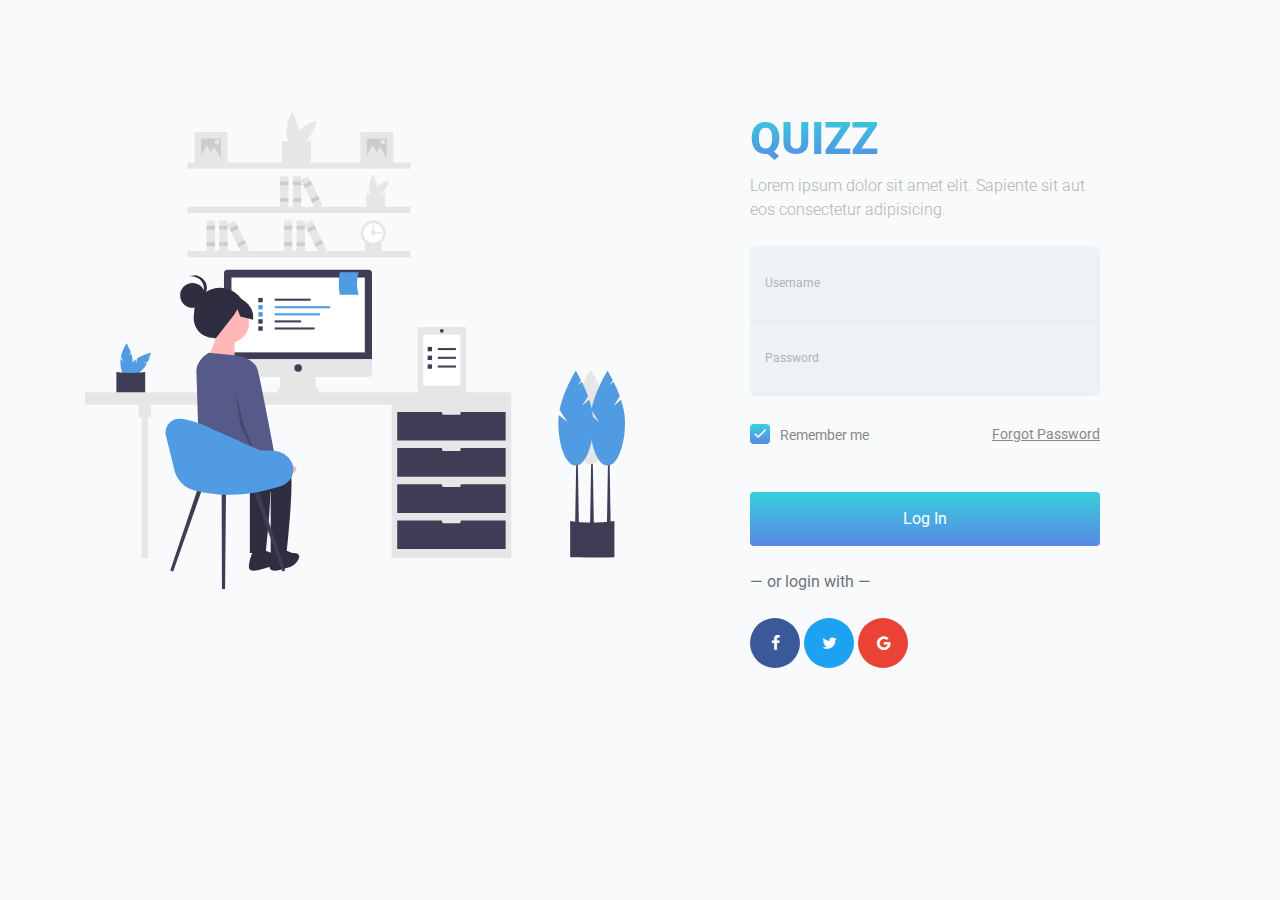
<file: index.html>
<!doctype html>
<html lang="en">
  <head>
    <!-- Required meta tags -->
    <meta charset="utf-8">
    <meta name="viewport" content="width=device-width, initial-scale=1, shrink-to-fit=no">
    <link href="https://fonts.googleapis.com/css?family=Roboto:300,400&display=swap" rel="stylesheet">

    <link rel="stylesheet" href="login/fonts/icomoon/style.css">

    <link rel="stylesheet" href="login/css/owl.carousel.min.css">

    <!-- Bootstrap CSS -->
    <link rel="stylesheet" href="login/css/bootstrap.min.css">
    
    <!-- Style -->
    <link rel="stylesheet" href="login/css/style.css">

    <title>Quizz</title>
    <style>
    .main_icon {
    font-size: 2.8125rem;
    background: -webkit-linear-gradient(#36d0dc, #5a87e5);
    -webkit-background-clip: text;
    -webkit-text-fill-color: transparent;
    font-weight: 800;
    }
    input:-webkit-autofill,
input:-webkit-autofill:hover, 
input:-webkit-autofill:focus, 
input:-webkit-autofill:active{
    -webkit-box-shadow: 0 0 0 30px #edf2f5 inset !important;
}

    </style>
  </head>
  <body>
  

  
  <div class="content">
    <div class="container">
      <div class="row">
        <div class="col-md-6">
          <img src="login/images/undraw_remotely_2j6y.svg" alt="Image" class="img-fluid">
        </div>
        <div class="col-md-6 contents">
          <div class="row justify-content-center">
            <div class="col-md-8">
              <div class="mb-4">
              <h3 class="main_icon">QUIZZ</h3>
              <p class="mb-4">Lorem ipsum dolor sit amet elit. Sapiente sit aut eos consectetur adipisicing.</p>
            </div>
            <form action="#" method="post">
              <div class="form-group first">
                <label for="username">Username</label>
                <input type="text" class="form-control" id="username">

              </div>
              <div class="form-group last mb-4">
                <label for="password">Password</label>
                <input type="password" class="form-control" id="password">
                
              </div>
              
              <div class="d-flex mb-5 align-items-center">
                <label class="control control--checkbox mb-0"><span class="caption">Remember me</span>
                  <input type="checkbox" checked="checked"/>
                  <div class="control__indicator"></div>
                </label>
                <span class="ml-auto"><a href="#" class="forgot-pass">Forgot Password</a></span> 
              </div>

              <!-- <input type="submit" value="Log In" class="btn btn-block btn-primary"> -->
              <a href="language.html" class="btn btn-block btn-primary d-flex justify-content-center align-items-center text-white" style="text-decoration: none;">Log In</a>

              <span class="d-block text-left my-4 text-muted">&mdash; or login with &mdash;</span>
              
              <div class="social-login">
                <a href="#" class="facebook">
                  <span class="icon-facebook mr-3"></span> 
                </a>
                <a href="#" class="twitter">
                  <span class="icon-twitter mr-3"></span> 
                </a>
                <a href="#" class="google">
                  <span class="icon-google mr-3"></span> 
                </a>
              </div>
            </form>
            </div>
          </div>
          
        </div>
        
      </div>
    </div>
  </div>

  
    <script src="login/js/jquery-3.3.1.min.js"></script>
    <script src="login/js/popper.min.js"></script>
    <script src="login/js/bootstrap.min.js"></script>
    <script src="login/js/main.js"></script>
  </body>
</html>
</file>
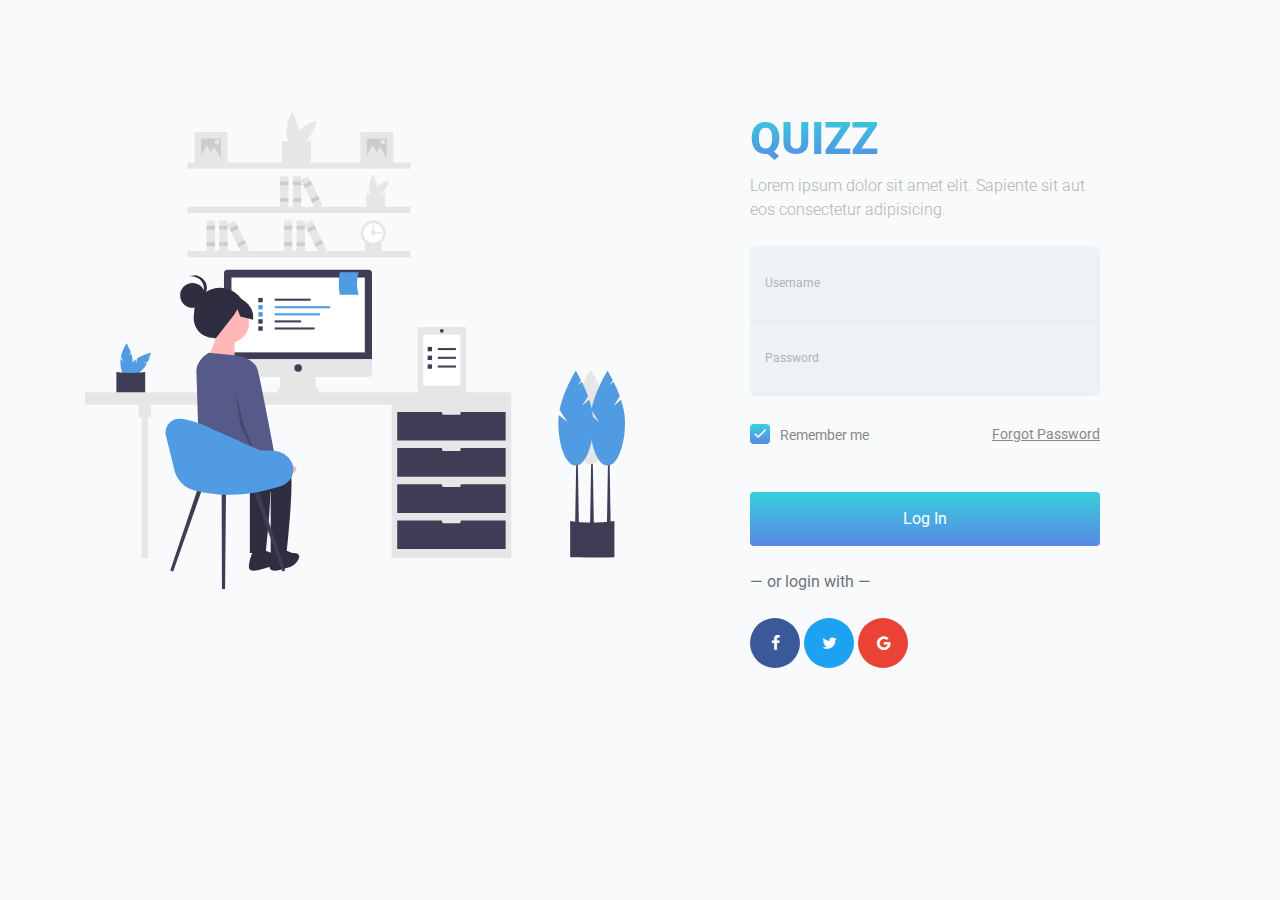
<file: login/index.html>
<!doctype html>
<html lang="en">
  <head>
    <!-- Required meta tags -->
    <meta charset="utf-8">
    <meta name="viewport" content="width=device-width, initial-scale=1, shrink-to-fit=no">
    <link href="https://fonts.googleapis.com/css?family=Roboto:300,400&display=swap" rel="stylesheet">

    <link rel="stylesheet" href="fonts/icomoon/style.css">

    <link rel="stylesheet" href="css/owl.carousel.min.css">

    <!-- Bootstrap CSS -->
    <link rel="stylesheet" href="css/bootstrap.min.css">
    
    <!-- Style -->
    <link rel="stylesheet" href="css/style.css">

    <title>Login #7</title>
    <style>
    .main_icon {
    font-size: 2.8125rem;
    background: -webkit-linear-gradient(#36d0dc, #5a87e5);
    -webkit-background-clip: text;
    -webkit-text-fill-color: transparent;
    font-weight: 800;
    }
    input:-webkit-autofill,
input:-webkit-autofill:hover, 
input:-webkit-autofill:focus, 
input:-webkit-autofill:active{
    -webkit-box-shadow: 0 0 0 30px #edf2f5 inset !important;
}

    </style>
  </head>
  <body>
  

  
  <div class="content">
    <div class="container">
      <div class="row">
        <div class="col-md-6">
          <img src="images/undraw_remotely_2j6y.svg" alt="Image" class="img-fluid">
        </div>
        <div class="col-md-6 contents">
          <div class="row justify-content-center">
            <div class="col-md-8">
              <div class="mb-4">
              <h3 class="main_icon">QUIZZ</h3>
              <p class="mb-4">Lorem ipsum dolor sit amet elit. Sapiente sit aut eos consectetur adipisicing.</p>
            </div>
            <form action="#" method="post">
              <div class="form-group first">
                <label for="username">Username</label>
                <input type="text" class="form-control" id="username">

              </div>
              <div class="form-group last mb-4">
                <label for="password">Password</label>
                <input type="password" class="form-control" id="password">
                
              </div>
              
              <div class="d-flex mb-5 align-items-center">
                <label class="control control--checkbox mb-0"><span class="caption">Remember me</span>
                  <input type="checkbox" checked="checked"/>
                  <div class="control__indicator"></div>
                </label>
                <span class="ml-auto"><a href="#" class="forgot-pass">Forgot Password</a></span> 
              </div>

              <!-- <input type="submit" value="Log In" class="btn btn-block btn-primary"> -->
              <a href="../language.html" class="btn btn-block btn-primary d-flex justify-content-center align-items-center text-white" style="text-decoration: none;">Log In</a>

              <span class="d-block text-left my-4 text-muted">&mdash; or login with &mdash;</span>
              
              <div class="social-login">
                <a href="#" class="facebook">
                  <span class="icon-facebook mr-3"></span> 
                </a>
                <a href="#" class="twitter">
                  <span class="icon-twitter mr-3"></span> 
                </a>
                <a href="#" class="google">
                  <span class="icon-google mr-3"></span> 
                </a>
              </div>
            </form>
            </div>
          </div>
          
        </div>
        
      </div>
    </div>
  </div>

  
    <script src="js/jquery-3.3.1.min.js"></script>
    <script src="js/popper.min.js"></script>
    <script src="js/bootstrap.min.js"></script>
    <script src="js/main.js"></script>
  </body>
</html>
</file>
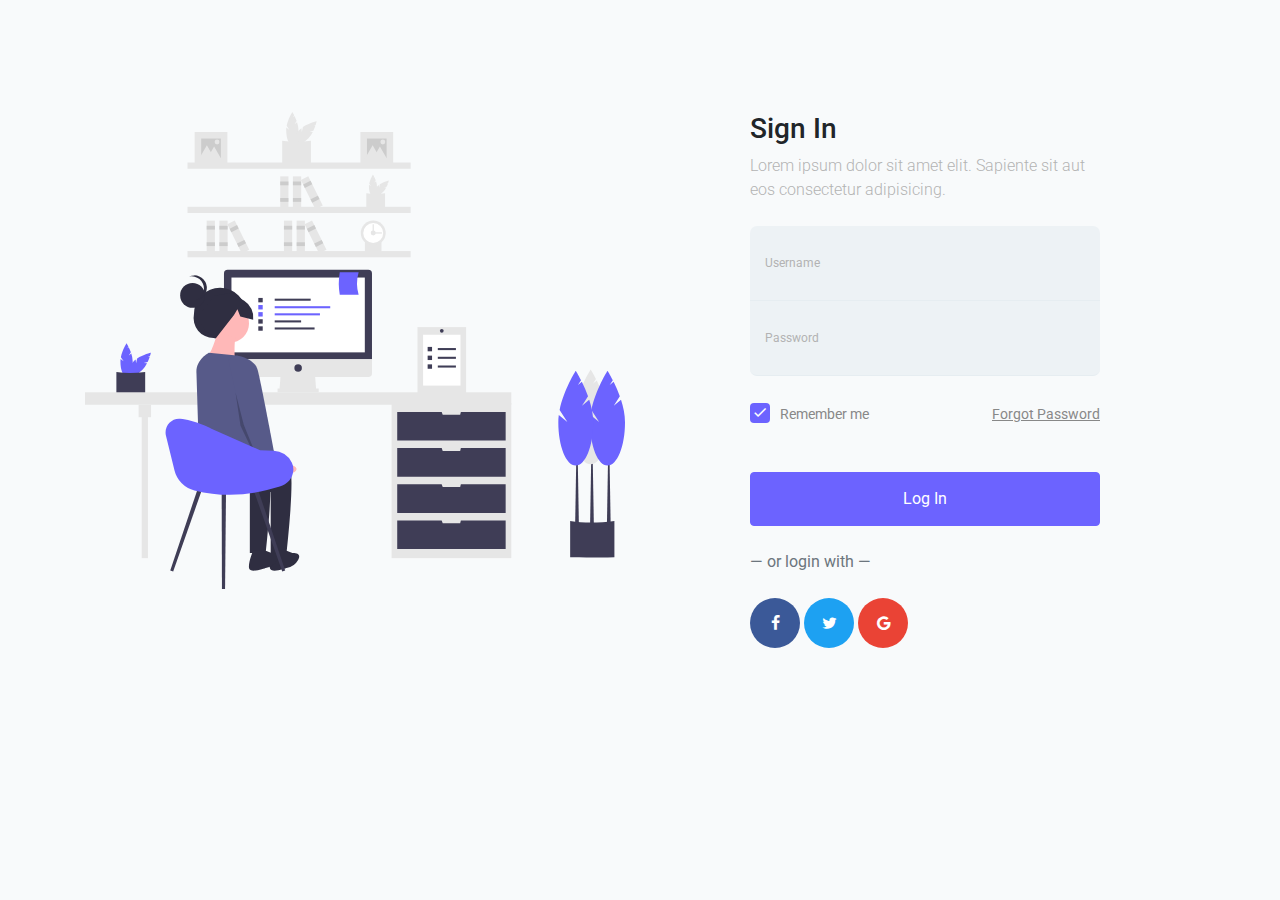
<file: login/login-form-07/index.html>
<!doctype html>
<html lang="en">
  <head>
    <!-- Required meta tags -->
    <meta charset="utf-8">
    <meta name="viewport" content="width=device-width, initial-scale=1, shrink-to-fit=no">
    <link href="https://fonts.googleapis.com/css?family=Roboto:300,400&display=swap" rel="stylesheet">

    <link rel="stylesheet" href="fonts/icomoon/style.css">

    <link rel="stylesheet" href="css/owl.carousel.min.css">

    <!-- Bootstrap CSS -->
    <link rel="stylesheet" href="css/bootstrap.min.css">
    
    <!-- Style -->
    <link rel="stylesheet" href="css/style.css">

    <title>Login #7</title>
  </head>
  <body>
  

  
  <div class="content">
    <div class="container">
      <div class="row">
        <div class="col-md-6">
          <img src="images/undraw_remotely_2j6y.svg" alt="Image" class="img-fluid">
        </div>
        <div class="col-md-6 contents">
          <div class="row justify-content-center">
            <div class="col-md-8">
              <div class="mb-4">
              <h3>Sign In</h3>
              <p class="mb-4">Lorem ipsum dolor sit amet elit. Sapiente sit aut eos consectetur adipisicing.</p>
            </div>
            <form action="#" method="post">
              <div class="form-group first">
                <label for="username">Username</label>
                <input type="text" class="form-control" id="username">

              </div>
              <div class="form-group last mb-4">
                <label for="password">Password</label>
                <input type="password" class="form-control" id="password">
                
              </div>
              
              <div class="d-flex mb-5 align-items-center">
                <label class="control control--checkbox mb-0"><span class="caption">Remember me</span>
                  <input type="checkbox" checked="checked"/>
                  <div class="control__indicator"></div>
                </label>
                <span class="ml-auto"><a href="#" class="forgot-pass">Forgot Password</a></span> 
              </div>

              <input type="submit" value="Log In" class="btn btn-block btn-primary">

              <span class="d-block text-left my-4 text-muted">&mdash; or login with &mdash;</span>
              
              <div class="social-login">
                <a href="#" class="facebook">
                  <span class="icon-facebook mr-3"></span> 
                </a>
                <a href="#" class="twitter">
                  <span class="icon-twitter mr-3"></span> 
                </a>
                <a href="#" class="google">
                  <span class="icon-google mr-3"></span> 
                </a>
              </div>
            </form>
            </div>
          </div>
          
        </div>
        
      </div>
    </div>
  </div>

  
    <script src="js/jquery-3.3.1.min.js"></script>
    <script src="js/popper.min.js"></script>
    <script src="js/bootstrap.min.js"></script>
    <script src="js/main.js"></script>
  </body>
</html>
</file>
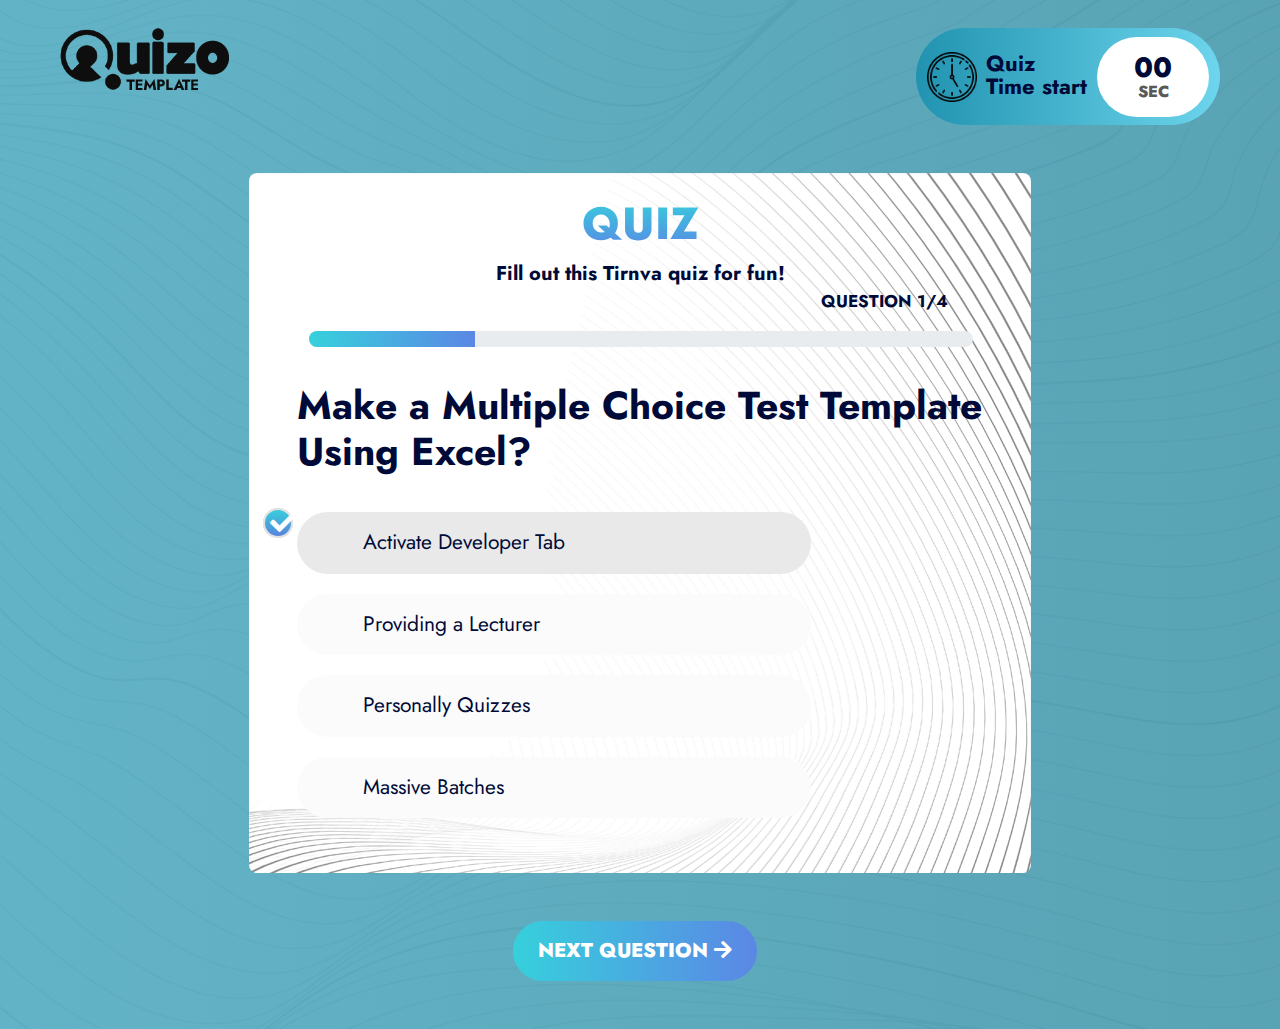
<file: indexorgin.html>
<!DOCTYPE html>
<html lang="en">

<head>
<meta charset="UTF-8">
<meta name="viewport" content="width=device-width, initial-scale=1.0">
<title>Quizo HTML Template - V.3</title>
<!-- FontAwesome-cdn include -->
<link rel="stylesheet" href="assets/cdnjs.cloudflare.com/ajax/libs/font-awesome/5.15.3/css/all.min.css">
<!-- Google fonts -->
<link href="https://fonts.googleapis.com/css2?family=Jost:wght@400;500;600;700;800;900&amp;display=swap" rel="stylesheet">
<!-- Bootstrap-css include -->
<link rel="stylesheet" href="assets/css/bootstrap.min.css">
<!-- Animate-css include -->
<link rel="stylesheet" href="assets/css/animate.min.css">
<!-- Main-StyleSheet include -->
<link rel="stylesheet" href="assets/css/styleorgin.css">
</head>
<body>
<div class="wrapper position-relative">
<div class="top_content_area pt-2">
   <div class="container-fluid">
      <div class="row">
         <div class="col-md-6">
            <div class="logo_area ms-5">
               <a href="index-2.html">
                  <img src="assets/images/logo/logo.png" alt="image_not_found">
               </a>
            </div>
         </div>
         <div class="col-md-6 d-none d-md-block">
            <div class="count_box overflow-hidden rounded-pill d-flex float-end me-5">
               <div class="count_clock ps-2">
                  <img src="assets/images/counter/clock.png" alt="image_not_found">
               </div>
               <div class="count_title px-1">
                  <h4 class="pe-5">Quiz</h4>
                  <span>Time start</span>
               </div>
               <div class="count_number rounded-pill bg-white overflow-hidden me-2 text-center countdown_timer" data-countdown="2022/10/24">
               </div>
            </div>
         </div>
      </div>
   </div>
</div>
<div class="container">
   <form class="multisteps_form position-relative overflow-hidden mt-5" id="wizard" method="POST" action="https://jthemes.net/themes/html/quizo/thankyou/index-3.html">
      <!-- Form-header-content -->
      <div class="form_header_content text-center pt-4">
         <h2>QUIZ</h2>
         <span>Fill out this Tirnva quiz for fun!</span>
      </div>
      <!------------------------- Step-1 ----------------------------->
      <div class="multisteps_form_panel step">
         <!-- Form-content -->
         <span class="question_number text-uppercase mb-3 float-end">QUESTION 1/4</span>
         <div class="progress rounded-pill">
            <div class="progress-bar" role="progressbar" style="width: 25%;" aria-valuenow="25" aria-valuemin="0" aria-valuemax="100"></div>
         </div>
         <h1 class="question_title px-5 py-3 animate__animated animate__fadeInRight animate_25ms">Make a Multiple Choice Test
            Template Using Excel?</h1>
            <!-- Form-items -->
            <div class="form_items ps-5">
               <ul class="list-unstyled p-0">
                  <li class="active step_1 ps-5 rounded-pill animate__animated animate__fadeInRight animate_50ms">
                     <input type="radio" id="opt_1" name="stp_1_select_option" value="Activate Developer Tab">
                     <label for="opt_1">Activate Developer Tab</label>
                  </li>
                  <li class="step_1 ps-5 rounded-pill animate__animated animate__fadeInRight animate_100ms">
                     <input type="radio" id="opt_2" name="stp_1_select_option" value="Providing a Lecturer">
                     <label for="opt_2">Providing a Lecturer</label>
                  </li>
                  <li class="step_1 ps-5 rounded-pill animate__animated animate__fadeInRight animate_150ms">
                     <input type="radio" id="opt_3" name="stp_1_select_option" value="Personally Quizzes">
                     <label for="opt_3">Personally Quizzes</label>
                  </li>
                  <li class="step_1 ps-5 rounded-pill animate__animated animate__fadeInRight animate_200ms">
                     <input type="radio" id="opt_4" name="stp_1_select_option" value="Massive Batches">
                     <label for="opt_4">Massive Batches</label>
                  </li>
               </ul>
            </div>
         </div>
         <!------------------------- Step-2 ----------------------------->
         <div class="multisteps_form_panel step">
            <!-- Form-content -->
            <span class="question_number text-uppercase mb-3 float-end">QUESTION 2/4</span>
            <div class="progress rounded-pill">
               <div class="progress-bar" role="progressbar" style="width: 50%;" aria-valuenow="25" aria-valuemin="0" aria-valuemax="100"></div>
            </div>
            <h1 class="question_title px-5 py-3 animate__animated animate__fadeInRight animate_25ms">Who is Anakin Skywalker when he Goes to the dark sid?</h1>
            <!-- Form-items -->
            <div class="form_items ps-5">
               <ul class="list-unstyled p-0">
                  <li class="step_2 ps-5 rounded-pill animate__animated animate__fadeInRight animate_50ms">
                     <input type="radio" id="opt_5" name="stp_2_select_option" value="Darth sidious">
                     <label for="opt_5">Darth sidious</label>
                  </li>
                  <li class="step_2 ps-5 rounded-pill animate__animated animate__fadeInRight animate_100ms">
                     <input type="radio" id="opt_6" name="stp_2_select_option" value="Darth Tyanus">
                     <label for="opt_6">Darth Tyanus</label>
                  </li>
                  <li class="step_2 ps-5 rounded-pill animate__animated animate__fadeInRight animate_150ms">
                     <input type="radio" id="opt_7" name="stp_2_select_option" value="both (a) and (b)">
                     <label for="opt_7">Dark Vadar</label>
                  </li>
                  <li class="step_2 ps-5 rounded-pill animate__animated animate__fadeInRight animate_200ms">
                     <input type="radio" id="opt_8" name="stp_2_select_option" value="Darth Mael">
                     <label for="opt_8">Darth Mael</label>
                  </li>
               </ul>
            </div>
         </div>
         <!------------------------- Step-3 ----------------------------->
         <div class="multisteps_form_panel step">
            <!-- Form-content -->
            <span class="question_number text-uppercase mb-3 float-end">QUESTION 3/4</span>
            <div class="progress rounded-pill">
               <div class="progress-bar" role="progressbar" style="width: 75%;" aria-valuenow="75" aria-valuemin="0" aria-valuemax="100"></div>
            </div>
            <h1 class="question_title px-5 py-3 animate__animated animate__fadeInRight animate_25ms">How did the country of Greenland get its name?</h1>
            <!-- Form-items -->
            <div class="form_items ps-5">
               <ul class="list-unstyled p-0">
                  <li class="step_3 ps-5 rounded-pill animate__animated animate__fadeInRight animate_50ms">
                     <input type="radio" id="opt_9" name="stp_3_select_option" value="From its formely green landscape">
                     <label for="opt_9">From its formely green landscape</label>
                  </li>
                  <li class="step_3 ps-5 rounded-pill animate__animated animate__fadeInRight animate_100ms">
                     <input type="radio" id="opt_10" name="stp_3_select_option" value="From a man named greene and early">
                     <label for="opt_10">From a man named greene and early</label>
                  </li>
                  <li class="step_3 ps-5 rounded-pill animate__animated animate__fadeInRight animate_150ms">
                     <input type="radio" id="opt_11" name="stp_3_select_option" value="From the color of the northern lights">
                     <label for="opt_11">From the color of the northern lights</label>
                  </li>
                  <li class="step_3 ps-5 rounded-pill animate__animated animate__fadeInRight animate_200ms">
                     <input type="radio" id="opt_12" name="stp_3_select_option" value="A play to entice people to move there">
                     <label for="opt_12">A play to entice people to move there</label>
                  </li>
               </ul>
            </div>
         </div>
         <!------------------------- Step-4 ----------------------------->
         <div class="multisteps_form_panel step">
            <!-- Form-content -->
            <span class="question_number text-uppercase mb-3 float-end">Question 4/4</span>
            <div class="progress rounded-pill">
               <div class="progress-bar" role="progressbar" style="width: 100%;" aria-valuenow="100" aria-valuemin="0" aria-valuemax="100"></div>
            </div>
            <h1 class="question_title px-5 py-3 animate__animated animate__fadeInRight animate_25ms">How many square miles does the principality of Monaco have?</h1>
            <!-- Form-items -->
            <div class="form_items ps-5">
               <ul class="list-unstyled p-0">
                  <li class="step_4 ps-5 rounded-pill animate__animated animate__fadeInRight animate_50ms">
                     <input type="radio" id="opt_13" name="stp_4_select_option" value="0.25">
                     <label for="opt_13">0.25</label>
                  </li>
                  <li class="step_4 ps-5 rounded-pill animate__animated animate__fadeInRight animate_100ms">
                     <input type="radio" id="opt_14" name="stp_4_select_option" value="0.75">
                     <label for="opt_14">0.75</label>
                  </li>
                  <li class="step_4 ps-5 rounded-pill animate__animated animate__fadeInRight animate_150ms">
                     <input type="radio" id="opt_15" name="stp_4_select_option" value="8.0">
                     <label for="opt_15">8.0</label>
                  </li>
                  <li class="step_4 ps-5 rounded-pill animate__animated animate__fadeInRight animate_200ms">
                     <input type="radio" id="opt_16" name="stp_4_select_option" value="280">
                     <label for="opt_16">280</label>
                  </li>
               </ul>
            </div>
         </div>
      </div>
   </form>
   <!---------- Form Button ---------->
   <div class="form_btn py-5 text-center">
      <button type="button" class="f_btn disable text-uppercase rounded-pill text-white" id="prevBtn" onclick="nextPrev(-1)"><span><i class="fas fa-arrow-left"></i></span> Last Question</button>
      <button type="button" class="f_btn active text-uppercase rounded-pill text-white" id="nextBtn" onclick="nextPrev(1)"> Next Question <i class="fas fa-arrow-right"></i></button>
   </div>
</div>
<!-- jQuery-js include -->
<script src="assets/js/jquery-3.6.0.min.js"></script>
<!-- Countdown-js include -->
<script src="assets/js/countdown.js"></script>
<!-- Bootstrap-js include -->
<script src="assets/js/bootstrap.min.js"></script>
<!-- jQuery-validate-js include -->
<script src="assets/js/jquery.validate.min.js"></script>
<!-- Custom-js include -->
<script src="assets/js/script.js"></script>
</body>

<!-- Mirrored from jthemes.net/themes/html/quizo/version-3/ by HTTrack Website Copier/3.x [XR&CO'2014], Fri, 16 Feb 2024 12:14:47 GMT -->
</html>
</file>
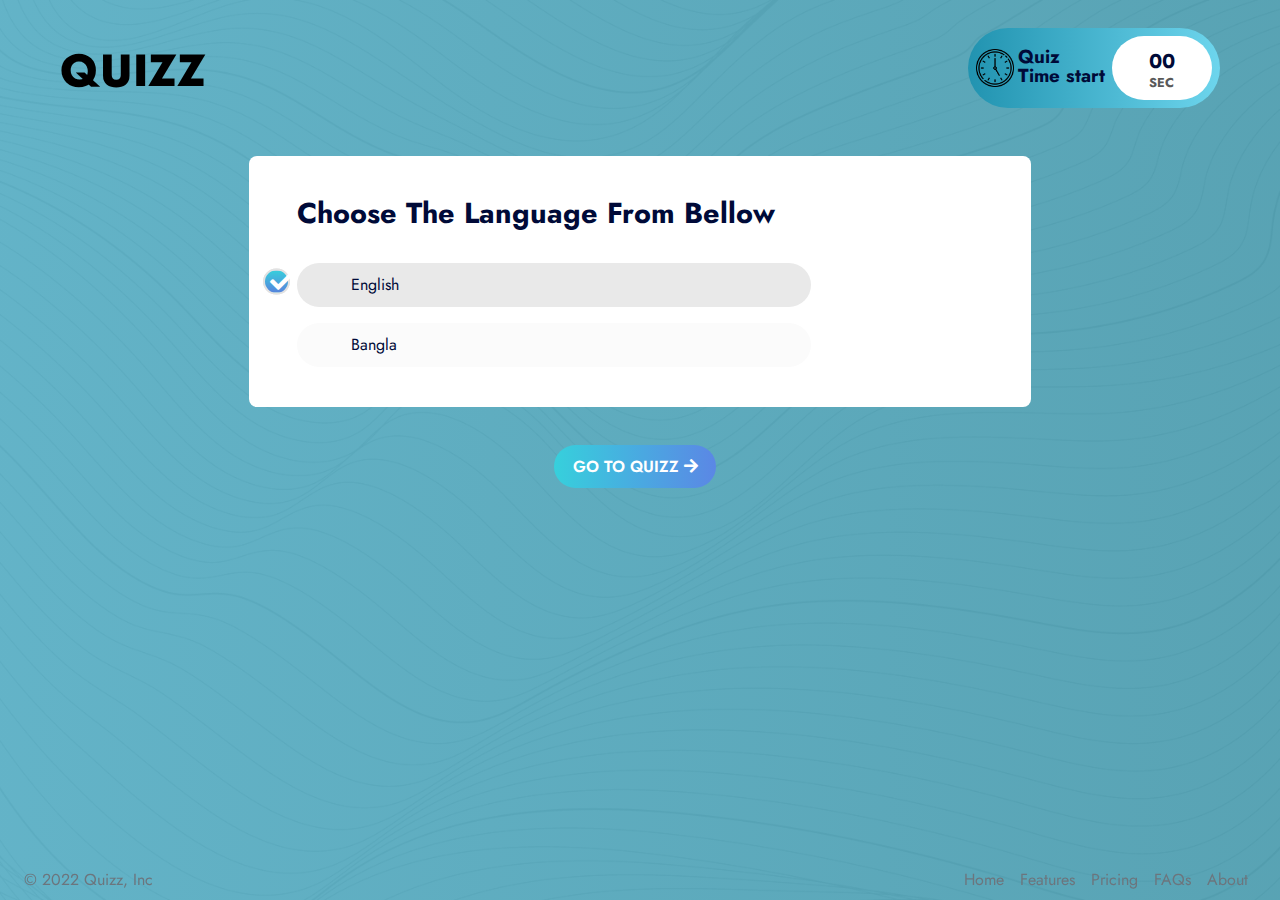
<file: language.html>
<!DOCTYPE html>
<html lang="en">

<head>
<meta charset="UTF-8">
<meta name="viewport" content="width=device-width, initial-scale=1.0">
<title>Quizz</title>
<!-- FontAwesome-cdn include -->
<link rel="stylesheet" href="assets/cdnjs.cloudflare.com/ajax/libs/font-awesome/5.15.3/css/all.min.css">
<!-- Google fonts -->
<link href="https://fonts.googleapis.com/css2?family=Jost:wght@400;500;600;700;800;900&amp;display=swap" rel="stylesheet">
<!-- Bootstrap-css include -->
<link rel="stylesheet" href="assets/css/bootstrap.min.css">
<!-- Animate-css include -->
<link rel="stylesheet" href="assets/css/animate.min.css">
<!-- Main-StyleSheet include -->
<link rel="stylesheet" href="assets/css/style.css">
<style>
    .main_icon {
    font-size: 2.8125rem;
    /* background: -webkit-linear-gradient(black, #5a87e5); */
    background:black;
    -webkit-background-clip: text;
    -webkit-text-fill-color: transparent;
    font-weight: 800;
    }
</style>
</head>
<body>
<div class="wrapper position-relative">
<div class="top_content_area pt-2">
   <div class="container-fluid">
      <div class="row">
         <div class="col-md-6">
            <div class="logo_area ms-5">
               <a href="index-2.html">
                  <!-- <img src="assets/images/logo/logo.png" alt="image_not_found"> -->
                  <h3 class="main_icon mt-3">QUIZZ</h3>
               </a>
            </div>
         </div>
         <div class="col-md-6 d-none d-md-block">
            <div class="count_box overflow-hidden rounded-pill d-flex float-end me-5">
               <div class="count_clock ps-2">
                  <img src="assets/images/counter/clock.png" alt="image_not_found">
               </div>
               <div class="count_title px-1">
                  <h4 class="pe-5">Quiz</h4>
                  <span>Time start</span>
               </div>
               <div class="count_number rounded-pill bg-white overflow-hidden me-2 text-center countdown_timer" data-countdown="2022/10/24">
               </div>
            </div>
         </div>
      </div>
   </div>
</div>
<div class="container">
   <form class="multisteps_form position-relative overflow-hidden mt-5" style="min-height: 20px !important;" id="wizard" method="POST" action="https://jthemes.net/themes/html/quizo/thankyou/index-3.html">
      <!-- Form-header-content -->
    
      <!------------------------- Step-1 ----------------------------->
      <div class="multisteps_form_panel step py-4">
         <!-- Form-content -->
      
         <h1 class="question_title px-5 py-3 animate__animated animate__fadeInRight animate_25ms">Choose The Language From Bellow</h1>
            <!-- Form-items -->
            <div class="form_items ps-5">
               <ul class="list-unstyled p-0">
                  <li class="active step_1 ps-5 rounded-pill animate__animated animate__fadeInRight animate_50ms">
                     <input type="radio" id="opt_1" name="stp_1_select_option" value="Activate Developer Tab">
                     <label for="opt_1">English</label>
                  </li>
                  <li class="step_1 ps-5 rounded-pill animate__animated animate__fadeInRight animate_100ms">
                     <input type="radio" id="opt_2" name="stp_1_select_option" value="Providing a Lecturer">
                     <label for="opt_2">Bangla</label>
                  </li>
               </ul>
            </div>
         </div>
      </div>
   </form>
   <!---------- Form Button ---------->
   <div class="form_btn py-5 text-center">
      <!-- <button type="button" class="f_btn disable text-uppercase rounded-pill text-white" id="prevBtn" onclick="nextPrev(-1)"><span><i class="fas fa-arrow-left"></i></span> Last Question</button> -->
      <a href="quiz.html" class="f_btn active text-uppercase rounded-pill text-white" id="nextBtn"> Go To Quizz <i class="fas fa-arrow-right"></i></a>
   </div>
   <div style="position: fixed; width: 100%; bottom: 0;">
   <footer class="d-flex flex-wrap justify-content-between align-items-center px-4">
      <p class="col-md-4 mb-0 text-muted">© 2022 Quizz, Inc</p>
  
      <a href="/" class="col-md-4 d-flex align-items-center justify-content-center mb-3 mb-md-0 me-md-auto link-dark text-decoration-none">
        <svg class="bi me-2" width="40" height="32"><use xlink:href="#bootstrap"></use></svg>
      </a>
  
      <ul class="nav col-md-4 justify-content-end">
        <li class="nav-item"><a href="index.html" class="nav-link px-2 text-muted">Home</a></li>
        <li class="nav-item"><a href="#" class="nav-link px-2 text-muted">Features</a></li>
        <li class="nav-item"><a href="#" class="nav-link px-2 text-muted">Pricing</a></li>
        <li class="nav-item"><a href="#" class="nav-link px-2 text-muted">FAQs</a></li>
        <li class="nav-item"><a href="#" class="nav-link px-2 text-muted">About</a></li>
      </ul>
    </footer>
   </div>
</div>
<!-- jQuery-js include -->
<script src="assets/js/jquery-3.6.0.min.js"></script>
<!-- Countdown-js include -->
<script src="assets/js/countdown.js"></script>
<!-- Bootstrap-js include -->
<script src="assets/js/bootstrap.min.js"></script>
<!-- jQuery-validate-js include -->
<script src="assets/js/jquery.validate.min.js"></script>
<!-- Custom-js include -->
<script src="assets/js/script.js"></script>
</body>

<!-- Mirrored from jthemes.net/themes/html/quizo/version-3/ by HTTrack Website Copier/3.x [XR&CO'2014], Fri, 16 Feb 2024 12:14:47 GMT -->
</html>
</file>
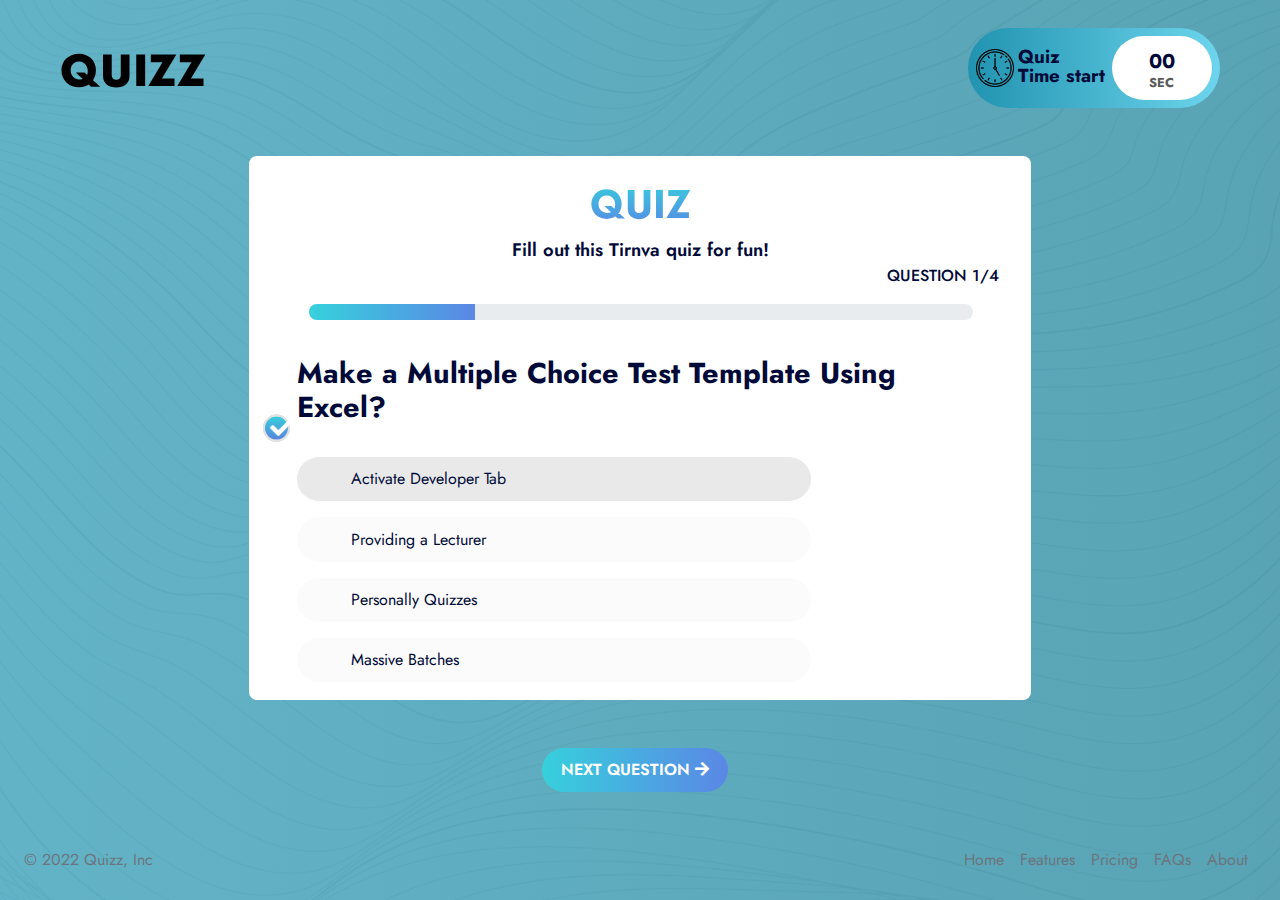
<file: quiz.html>
<!DOCTYPE html>
<html lang="en">

<head>
<meta charset="UTF-8">
<meta name="viewport" content="width=device-width, initial-scale=1.0">
<title>Quizz</title>
<!-- FontAwesome-cdn include -->
<link rel="stylesheet" href="assets/cdnjs.cloudflare.com/ajax/libs/font-awesome/5.15.3/css/all.min.css">
<!-- Google fonts -->
<link href="https://fonts.googleapis.com/css2?family=Jost:wght@400;500;600;700;800;900&amp;display=swap" rel="stylesheet">
<!-- Bootstrap-css include -->
<link rel="stylesheet" href="assets/css/bootstrap.min.css">
<!-- Animate-css include -->
<link rel="stylesheet" href="assets/css/animate.min.css">
<!-- Main-StyleSheet include -->
<link rel="stylesheet" href="assets/css/style.css">
<style>
    .main_icon {
    font-size: 2.8125rem;
    /* background: -webkit-linear-gradient(black, #5a87e5); */
    background:black;
    -webkit-background-clip: text;
    -webkit-text-fill-color: transparent;
    font-weight: 800;
    }
</style>
</head>
<body>
<div class="wrapper position-relative">
<div class="top_content_area pt-2">
   <div class="container-fluid">
      <div class="row">
         <div class="col-md-6">
            <div class="logo_area ms-5">
               <a href="index-2.html">
                  <!-- <img src="assets/images/logo/logo.png" alt="image_not_found"> -->
                  <h3 class="main_icon mt-3">QUIZZ</h3>
               </a>
            </div>
         </div>
         <div class="col-md-6 d-none d-md-block">
            <div class="count_box overflow-hidden rounded-pill d-flex float-end me-5">
               <div class="count_clock ps-2">
                  <img src="assets/images/counter/clock.png" alt="image_not_found">
               </div>
               <div class="count_title px-1">
                  <h4 class="pe-5">Quiz</h4>
                  <span>Time start</span>
               </div>
               <div class="count_number rounded-pill bg-white overflow-hidden me-2 text-center countdown_timer" data-countdown="2022/10/24">
               </div>
            </div>
         </div>
      </div>
   </div>
</div>
<div class="container">
   <form class="multisteps_form position-relative overflow-hidden mt-5" id="wizard" method="GET" action="thankyou/index-3.html">
      <!-- Form-header-content -->
      <div class="form_header_content text-center pt-4">
         <h2>QUIZ</h2>
         <span>Fill out this Tirnva quiz for fun!</span>
      </div>
      <!------------------------- Step-1 ----------------------------->
      <div class="multisteps_form_panel step">
         <!-- Form-content -->
         <span class="question_number text-uppercase mb-3 float-end">QUESTION 1/4</span>
         <div class="progress rounded-pill">
            <div class="progress-bar" role="progressbar" style="width: 25%;" aria-valuenow="25" aria-valuemin="0" aria-valuemax="100"></div>
         </div>
         <h1 class="question_title px-5 py-3 animate__animated animate__fadeInRight animate_25ms">Make a Multiple Choice Test
            Template Using Excel?</h1>
            <!-- Form-items -->
            <div class="form_items ps-5">
               <ul class="list-unstyled p-0">
                  <li class="active step_1 ps-5 rounded-pill animate__animated animate__fadeInRight animate_50ms">
                     <input type="radio" id="opt_1" name="stp_1_select_option" value="Activate Developer Tab">
                     <label for="opt_1">Activate Developer Tab</label>
                  </li>
                  <li class="step_1 ps-5 rounded-pill animate__animated animate__fadeInRight animate_100ms">
                     <input type="radio" id="opt_2" name="stp_1_select_option" value="Providing a Lecturer">
                     <label for="opt_2">Providing a Lecturer</label>
                  </li>
                  <li class="step_1 ps-5 rounded-pill animate__animated animate__fadeInRight animate_150ms">
                     <input type="radio" id="opt_3" name="stp_1_select_option" value="Personally Quizzes">
                     <label for="opt_3">Personally Quizzes</label>
                  </li>
                  <li class="step_1 ps-5 rounded-pill animate__animated animate__fadeInRight animate_200ms">
                     <input type="radio" id="opt_4" name="stp_1_select_option" value="Massive Batches">
                     <label for="opt_4">Massive Batches</label>
                  </li>
               </ul>
            </div>
         </div>
         <!------------------------- Step-2 ----------------------------->
         <div class="multisteps_form_panel step">
            <!-- Form-content -->
            <span class="question_number text-uppercase mb-3 float-end">QUESTION 2/4</span>
            <div class="progress rounded-pill">
               <div class="progress-bar" role="progressbar" style="width: 50%;" aria-valuenow="25" aria-valuemin="0" aria-valuemax="100"></div>
            </div>
            <h1 class="question_title px-5 py-3 animate__animated animate__fadeInRight animate_25ms">1. বাংলা ভাষার মৌলিক ধাতুগুলোকে কয় শ্রেণীতে ভাগ করা হয়েছে ??</h1>
            <!-- Form-items -->
            <div class="form_items ps-5">
               <ul class="list-unstyled p-0">
                  <li class="step_2 ps-5 rounded-pill animate__animated animate__fadeInRight animate_50ms">
                     <input type="radio" id="opt_5" name="stp_2_select_option" value="Darth sidious">
                     <label for="opt_5">দুই</label>
                  </li>
                  <li class="step_2 ps-5 rounded-pill animate__animated animate__fadeInRight animate_100ms">
                     <input type="radio" id="opt_6" name="stp_2_select_option" value="Darth Tyanus">
                     <label for="opt_6">তিন</label>
                  </li>
                  <li class="step_2 ps-5 rounded-pill animate__animated animate__fadeInRight animate_150ms">
                     <input type="radio" id="opt_7" name="stp_2_select_option" value="both (a) and (b)">
                     <label for="opt_7">চার</label>
                  </li>
                  <li class="step_2 ps-5 rounded-pill animate__animated animate__fadeInRight animate_200ms">
                     <input type="radio" id="opt_8" name="stp_2_select_option" value="Darth Mael">
                     <label for="opt_8">পাঁচ</label>
                  </li>
               </ul>
            </div>
         </div>
         <!------------------------- Step-3 ----------------------------->
         <div class="multisteps_form_panel step">
            <!-- Form-content -->
            <span class="question_number text-uppercase mb-3 float-end">QUESTION 3/4</span>
            <div class="progress rounded-pill">
               <div class="progress-bar" role="progressbar" style="width: 75%;" aria-valuenow="75" aria-valuemin="0" aria-valuemax="100"></div>
            </div>
            <h1 class="question_title px-5 py-3 animate__animated animate__fadeInRight animate_25ms">How did the country of Greenland get its name?</h1>
            <!-- Form-items -->
            <div class="form_items ps-5">
               <ul class="list-unstyled p-0">
                  <li class="step_3 ps-5 rounded-pill animate__animated animate__fadeInRight animate_50ms">
                     <input type="radio" id="opt_9" name="stp_3_select_option" value="From its formely green landscape">
                     <label for="opt_9">From its formely green landscape</label>
                  </li>
                  <li class="step_3 ps-5 rounded-pill animate__animated animate__fadeInRight animate_100ms">
                     <input type="radio" id="opt_10" name="stp_3_select_option" value="From a man named greene and early">
                     <label for="opt_10">From a man named greene and early</label>
                  </li>
                  <li class="step_3 ps-5 rounded-pill animate__animated animate__fadeInRight animate_150ms">
                     <input type="radio" id="opt_11" name="stp_3_select_option" value="From the color of the northern lights">
                     <label for="opt_11">From the color of the northern lights</label>
                  </li>
                  <li class="step_3 ps-5 rounded-pill animate__animated animate__fadeInRight animate_200ms">
                     <input type="radio" id="opt_12" name="stp_3_select_option" value="A play to entice people to move there">
                     <label for="opt_12">A play to entice people to move there</label>
                  </li>
               </ul>
            </div>
         </div>
         <!------------------------- Step-4 ----------------------------->
         <div class="multisteps_form_panel step">
            <!-- Form-content -->
            <span class="question_number text-uppercase mb-3 float-end">Question 4/4</span>
            <div class="progress rounded-pill">
               <div class="progress-bar" role="progressbar" style="width: 100%;" aria-valuenow="100" aria-valuemin="0" aria-valuemax="100"></div>
            </div>
            <h1 class="question_title px-5 py-3 animate__animated animate__fadeInRight animate_25ms">How many square miles does the principality of Monaco have?</h1>
            <!-- Form-items -->
            <div class="form_items ps-5">
               <ul class="list-unstyled p-0">
                  <li class="step_4 ps-5 rounded-pill animate__animated animate__fadeInRight animate_50ms">
                     <input type="radio" id="opt_13" name="stp_4_select_option" value="0.25">
                     <label for="opt_13">0.25</label>
                  </li>
                  <li class="step_4 ps-5 rounded-pill animate__animated animate__fadeInRight animate_100ms">
                     <input type="radio" id="opt_14" name="stp_4_select_option" value="0.75">
                     <label for="opt_14">0.75</label>
                  </li>
                  <li class="step_4 ps-5 rounded-pill animate__animated animate__fadeInRight animate_150ms">
                     <input type="radio" id="opt_15" name="stp_4_select_option" value="8.0">
                     <label for="opt_15">8.0</label>
                  </li>
                  <li class="step_4 ps-5 rounded-pill animate__animated animate__fadeInRight animate_200ms">
                     <input type="radio" id="opt_16" name="stp_4_select_option" value="280">
                     <label for="opt_16">280</label>
                  </li>
               </ul>
            </div>
         </div>
      </div>
   </form>
   <!---------- Form Button ---------->
   <div class="form_btn py-5 text-center">
      <button type="button" class="f_btn disable text-uppercase rounded-pill text-white" id="prevBtn" onclick="nextPrev(-1)"><span><i class="fas fa-arrow-left"></i></span> Last Question</button>
      <button type="button" class="f_btn active text-uppercase rounded-pill text-white" id="nextBtn" onclick="nextPrev(1)"> Next Question <i class="fas fa-arrow-right"></i></button>
   </div>
   <div>
      <footer class="d-flex flex-wrap justify-content-between align-items-center px-4">
         <p class="col-md-4 mb-0 text-muted">© 2022 Quizz, Inc</p>
     
         <a href="/" class="col-md-4 d-flex align-items-center justify-content-center mb-3 mb-md-0 me-md-auto link-dark text-decoration-none">
           <svg class="bi me-2" width="40" height="32"><use xlink:href="#bootstrap"></use></svg>
         </a>
     
         <ul class="nav col-md-4 justify-content-end">
           <li class="nav-item"><a href="index.html" class="nav-link px-2 text-muted">Home</a></li>
           <li class="nav-item"><a href="#" class="nav-link px-2 text-muted">Features</a></li>
           <li class="nav-item"><a href="#" class="nav-link px-2 text-muted">Pricing</a></li>
           <li class="nav-item"><a href="#" class="nav-link px-2 text-muted">FAQs</a></li>
           <li class="nav-item"><a href="#" class="nav-link px-2 text-muted">About</a></li>
         </ul>
       </footer>
      </div>
</div>
<!-- jQuery-js include -->
<script src="assets/js/jquery-3.6.0.min.js"></script>
<!-- Countdown-js include -->
<script src="assets/js/countdown.js"></script>
<!-- Bootstrap-js include -->
<script src="assets/js/bootstrap.min.js"></script>
<!-- jQuery-validate-js include -->
<script src="assets/js/jquery.validate.min.js"></script>
<!-- Custom-js include -->
<script src="assets/js/script.js"></script>
</body>

<!-- Mirrored from jthemes.net/themes/html/quizo/version-3/ by HTTrack Website Copier/3.x [XR&CO'2014], Fri, 16 Feb 2024 12:14:47 GMT -->
</html>
</file>
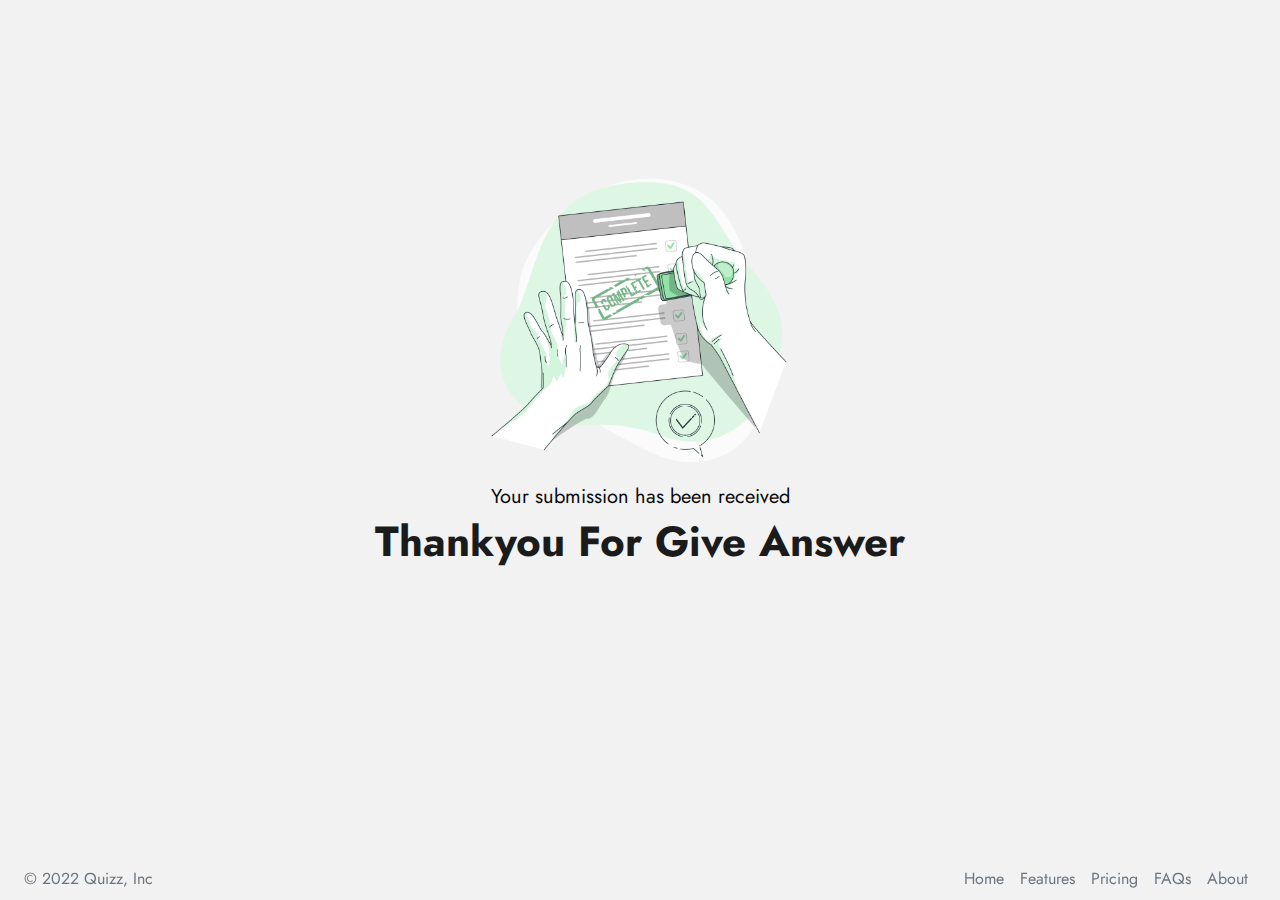
<file: thankyou/index-3.html>
<!DOCTYPE html>
<html lang="en">

<!-- Mirrored from jthemes.net/themes/html/quizo/thankyou/index-3.html by HTTrack Website Copier/3.x [XR&CO'2014], Fri, 16 Feb 2024 15:29:09 GMT -->
<head>
    <meta charset="UTF-8">
    <meta name="viewport" content="width=device-width, initial-scale=1.0">
    <title>Quizz</title>
    <!-- Google-fonts-include -->
    <link href="https://fonts.googleapis.com/css2?family=Jost:wght@400;700&amp;family=Oswald:wght@700&amp;display=swap" rel="stylesheet">
    <!-- Bootstrap-css include -->
    <link rel="stylesheet" href="assets/css/bootstrap.min.css">
    <!-- Main-StyleSheet include -->
    <link rel="stylesheet" href="assets/css/style.css">
</head>
<body>
    <div id="wrapper">
        <div class="container">
            <div class="row text-center">
                <div class="check_mark_img">
                    <img src="assets/images/completed.png" alt="image_not_found">
                </div>
                <div class="sub_title">
                    <span>Your submission has been received</span>
                </div>
                <div class="title pt-1">
                    <h3>Thankyou For Give Answer</h3>
                </div>
            </div>
        </div>
        <div style="position: fixed; width: 100%; bottom: 0;">
            <footer class="d-flex flex-wrap justify-content-between align-items-center px-4">
               <p class="col-md-4 mb-0 text-muted">© 2022 Quizz, Inc</p>
           
               <a href="/" class="col-md-4 d-flex align-items-center justify-content-center mb-3 mb-md-0 me-md-auto link-dark text-decoration-none">
                 <svg class="bi me-2" width="40" height="32"><use xlink:href="#bootstrap"></use></svg>
               </a>
           
               <ul class="nav col-md-4 justify-content-end">
                 <li class="nav-item"><a href="../index.html" class="nav-link px-2 text-muted">Home</a></li>
                 <li class="nav-item"><a href="#" class="nav-link px-2 text-muted">Features</a></li>
                 <li class="nav-item"><a href="#" class="nav-link px-2 text-muted">Pricing</a></li>
                 <li class="nav-item"><a href="#" class="nav-link px-2 text-muted">FAQs</a></li>
                 <li class="nav-item"><a href="#" class="nav-link px-2 text-muted">About</a></li>
               </ul>
             </footer>
        </div>
    </div>
</body>

<!-- Mirrored from jthemes.net/themes/html/quizo/thankyou/index-3.html by HTTrack Website Copier/3.x [XR&CO'2014], Fri, 16 Feb 2024 15:29:09 GMT -->
</html>
</file>
<file: login/fonts/icomoon/style.css>
@font-face {
  font-family: 'icomoon';
  src:  url('fonts/icomoon.eot?10si43');
  src:  url('fonts/icomoon.eot?10si43#iefix') format('embedded-opentype'),
    url('fonts/icomoon.ttf?10si43') format('truetype'),
    url('fonts/icomoon.woff?10si43') format('woff'),
    url('fonts/icomoon.svg?10si43#icomoon') format('svg');
  font-weight: normal;
  font-style: normal;
}

[class^="icon-"], [class*=" icon-"] {
  /* use !important to prevent issues with browser extensions that change fonts */
  font-family: 'icomoon' !important;
  speak: none;
  font-style: normal;
  font-weight: normal;
  font-variant: normal;
  text-transform: none;
  line-height: 1;

  /* Better Font Rendering =========== */
  -webkit-font-smoothing: antialiased;
  -moz-osx-font-smoothing: grayscale;
}

.icon-asterisk:before {
  content: "\f069";
}
.icon-plus:before {
  content: "\f067";
}
.icon-question:before {
  content: "\f128";
}
.icon-minus:before {
  content: "\f068";
}
.icon-glass:before {
  content: "\f000";
}
.icon-music:before {
  content: "\f001";
}
.icon-search:before {
  content: "\f002";
}
.icon-envelope-o:before {
  content: "\f003";
}
.icon-heart:before {
  content: "\f004";
}
.icon-star:before {
  content: "\f005";
}
.icon-star-o:before {
  content: "\f006";
}
.icon-user:before {
  content: "\f007";
}
.icon-film:before {
  content: "\f008";
}
.icon-th-large:before {
  content: "\f009";
}
.icon-th:before {
  content: "\f00a";
}
.icon-th-list:before {
  content: "\f00b";
}
.icon-check:before {
  content: "\f00c";
}
.icon-close:before {
  content: "\f00d";
}
.icon-remove:before {
  content: "\f00d";
}
.icon-times:before {
  content: "\f00d";
}
.icon-search-plus:before {
  content: "\f00e";
}
.icon-search-minus:before {
  content: "\f010";
}
.icon-power-off:before {
  content: "\f011";
}
.icon-signal:before {
  content: "\f012";
}
.icon-cog:before {
  content: "\f013";
}
.icon-gear:before {
  content: "\f013";
}
.icon-trash-o:before {
  content: "\f014";
}
.icon-home:before {
  content: "\f015";
}
.icon-file-o:before {
  content: "\f016";
}
.icon-clock-o:before {
  content: "\f017";
}
.icon-road:before {
  content: "\f018";
}
.icon-download:before {
  content: "\f019";
}
.icon-arrow-circle-o-down:before {
  content: "\f01a";
}
.icon-arrow-circle-o-up:before {
  content: "\f01b";
}
.icon-inbox:before {
  content: "\f01c";
}
.icon-play-circle-o:before {
  content: "\f01d";
}
.icon-repeat:before {
  content: "\f01e";
}
.icon-rotate-right:before {
  content: "\f01e";
}
.icon-refresh:before {
  content: "\f021";
}
.icon-list-alt:before {
  content: "\f022";
}
.icon-lock:before {
  content: "\f023";
}
.icon-flag:before {
  content: "\f024";
}
.icon-headphones:before {
  content: "\f025";
}
.icon-volume-off:before {
  content: "\f026";
}
.icon-volume-down:before {
  content: "\f027";
}
.icon-volume-up:before {
  content: "\f028";
}
.icon-qrcode:before {
  content: "\f029";
}
.icon-barcode:before {
  content: "\f02a";
}
.icon-tag:before {
  content: "\f02b";
}
.icon-tags:before {
  content: "\f02c";
}
.icon-book:before {
  content: "\f02d";
}
.icon-bookmark:before {
  content: "\f02e";
}
.icon-print:before {
  content: "\f02f";
}
.icon-camera:before {
  content: "\f030";
}
.icon-font:before {
  content: "\f031";
}
.icon-bold:before {
  content: "\f032";
}
.icon-italic:before {
  content: "\f033";
}
.icon-text-height:before {
  content: "\f034";
}
.icon-text-width:before {
  content: "\f035";
}
.icon-align-left:before {
  content: "\f036";
}
.icon-align-center:before {
  content: "\f037";
}
.icon-align-right:before {
  content: "\f038";
}
.icon-align-justify:before {
  content: "\f039";
}
.icon-list:before {
  content: "\f03a";
}
.icon-dedent:before {
  content: "\f03b";
}
.icon-outdent:before {
  content: "\f03b";
}
.icon-indent:before {
  content: "\f03c";
}
.icon-video-camera:before {
  content: "\f03d";
}
.icon-image:before {
  content: "\f03e";
}
.icon-photo:before {
  content: "\f03e";
}
.icon-picture-o:before {
  content: "\f03e";
}
.icon-pencil:before {
  content: "\f040";
}
.icon-map-marker:before {
  content: "\f041";
}
.icon-adjust:before {
  content: "\f042";
}
.icon-tint:before {
  content: "\f043";
}
.icon-edit:before {
  content: "\f044";
}
.icon-pencil-square-o:before {
  content: "\f044";
}
.icon-share-square-o:before {
  content: "\f045";
}
.icon-check-square-o:before {
  content: "\f046";
}
.icon-arrows:before {
  content: "\f047";
}
.icon-step-backward:before {
  content: "\f048";
}
.icon-fast-backward:before {
  content: "\f049";
}
.icon-backward:before {
  content: "\f04a";
}
.icon-play:before {
  content: "\f04b";
}
.icon-pause:before {
  content: "\f04c";
}
.icon-stop:before {
  content: "\f04d";
}
.icon-forward:before {
  content: "\f04e";
}
.icon-fast-forward:before {
  content: "\f050";
}
.icon-step-forward:before {
  content: "\f051";
}
.icon-eject:before {
  content: "\f052";
}
.icon-chevron-left:before {
  content: "\f053";
}
.icon-chevron-right:before {
  content: "\f054";
}
.icon-plus-circle:before {
  content: "\f055";
}
.icon-minus-circle:before {
  content: "\f056";
}
.icon-times-circle:before {
  content: "\f057";
}
.icon-check-circle:before {
  content: "\f058";
}
.icon-question-circle:before {
  content: "\f059";
}
.icon-info-circle:before {
  content: "\f05a";
}
.icon-crosshairs:before {
  content: "\f05b";
}
.icon-times-circle-o:before {
  content: "\f05c";
}
.icon-check-circle-o:before {
  content: "\f05d";
}
.icon-ban:before {
  content: "\f05e";
}
.icon-arrow-left:before {
  content: "\f060";
}
.icon-arrow-right:before {
  content: "\f061";
}
.icon-arrow-up:before {
  content: "\f062";
}
.icon-arrow-down:before {
  content: "\f063";
}
.icon-mail-forward:before {
  content: "\f064";
}
.icon-share:before {
  content: "\f064";
}
.icon-expand:before {
  content: "\f065";
}
.icon-compress:before {
  content: "\f066";
}
.icon-exclamation-circle:before {
  content: "\f06a";
}
.icon-gift:before {
  content: "\f06b";
}
.icon-leaf:before {
  content: "\f06c";
}
.icon-fire:before {
  content: "\f06d";
}
.icon-eye:before {
  content: "\f06e";
}
.icon-eye-slash:before {
  content: "\f070";
}
.icon-exclamation-triangle:before {
  content: "\f071";
}
.icon-warning:before {
  content: "\f071";
}
.icon-plane:before {
  content: "\f072";
}
.icon-calendar:before {
  content: "\f073";
}
.icon-random:before {
  content: "\f074";
}
.icon-comment:before {
  content: "\f075";
}
.icon-magnet:before {
  content: "\f076";
}
.icon-chevron-up:before {
  content: "\f077";
}
.icon-chevron-down:before {
  content: "\f078";
}
.icon-retweet:before {
  content: "\f079";
}
.icon-shopping-cart:before {
  content: "\f07a";
}
.icon-folder:before {
  content: "\f07b";
}
.icon-folder-open:before {
  content: "\f07c";
}
.icon-arrows-v:before {
  content: "\f07d";
}
.icon-arrows-h:before {
  content: "\f07e";
}
.icon-bar-chart:before {
  content: "\f080";
}
.icon-bar-chart-o:before {
  content: "\f080";
}
.icon-twitter-square:before {
  content: "\f081";
}
.icon-facebook-square:before {
  content: "\f082";
}
.icon-camera-retro:before {
  content: "\f083";
}
.icon-key:before {
  content: "\f084";
}
.icon-cogs:before {
  content: "\f085";
}
.icon-gears:before {
  content: "\f085";
}
.icon-comments:before {
  content: "\f086";
}
.icon-thumbs-o-up:before {
  content: "\f087";
}
.icon-thumbs-o-down:before {
  content: "\f088";
}
.icon-star-half:before {
  content: "\f089";
}
.icon-heart-o:before {
  content: "\f08a";
}
.icon-sign-out:before {
  content: "\f08b";
}
.icon-linkedin-square:before {
  content: "\f08c";
}
.icon-thumb-tack:before {
  content: "\f08d";
}
.icon-external-link:before {
  content: "\f08e";
}
.icon-sign-in:before {
  content: "\f090";
}
.icon-trophy:before {
  content: "\f091";
}
.icon-github-square:before {
  content: "\f092";
}
.icon-upload:before {
  content: "\f093";
}
.icon-lemon-o:before {
  content: "\f094";
}
.icon-phone:before {
  content: "\f095";
}
.icon-square-o:before {
  content: "\f096";
}
.icon-bookmark-o:before {
  content: "\f097";
}
.icon-phone-square:before {
  content: "\f098";
}
.icon-twitter:before {
  content: "\f099";
}
.icon-facebook:before {
  content: "\f09a";
}
.icon-facebook-f:before {
  content: "\f09a";
}
.icon-github:before {
  content: "\f09b";
}
.icon-unlock:before {
  content: "\f09c";
}
.icon-credit-card:before {
  content: "\f09d";
}
.icon-feed:before {
  content: "\f09e";
}
.icon-rss:before {
  content: "\f09e";
}
.icon-hdd-o:before {
  content: "\f0a0";
}
.icon-bullhorn:before {
  content: "\f0a1";
}
.icon-bell-o:before {
  content: "\f0a2";
}
.icon-certificate:before {
  content: "\f0a3";
}
.icon-hand-o-right:before {
  content: "\f0a4";
}
.icon-hand-o-left:before {
  content: "\f0a5";
}
.icon-hand-o-up:before {
  content: "\f0a6";
}
.icon-hand-o-down:before {
  content: "\f0a7";
}
.icon-arrow-circle-left:before {
  content: "\f0a8";
}
.icon-arrow-circle-right:before {
  content: "\f0a9";
}
.icon-arrow-circle-up:before {
  content: "\f0aa";
}
.icon-arrow-circle-down:before {
  content: "\f0ab";
}
.icon-globe:before {
  content: "\f0ac";
}
.icon-wrench:before {
  content: "\f0ad";
}
.icon-tasks:before {
  content: "\f0ae";
}
.icon-filter:before {
  content: "\f0b0";
}
.icon-briefcase:before {
  content: "\f0b1";
}
.icon-arrows-alt:before {
  content: "\f0b2";
}
.icon-group:before {
  content: "\f0c0";
}
.icon-users:before {
  content: "\f0c0";
}
.icon-chain:before {
  content: "\f0c1";
}
.icon-link:before {
  content: "\f0c1";
}
.icon-cloud:before {
  content: "\f0c2";
}
.icon-flask:before {
  content: "\f0c3";
}
.icon-cut:before {
  content: "\f0c4";
}
.icon-scissors:before {
  content: "\f0c4";
}
.icon-copy:before {
  content: "\f0c5";
}
.icon-files-o:before {
  content: "\f0c5";
}
.icon-paperclip:before {
  content: "\f0c6";
}
.icon-floppy-o:before {
  content: "\f0c7";
}
.icon-save:before {
  content: "\f0c7";
}
.icon-square:before {
  content: "\f0c8";
}
.icon-bars:before {
  content: "\f0c9";
}
.icon-navicon:before {
  content: "\f0c9";
}
.icon-reorder:before {
  content: "\f0c9";
}
.icon-list-ul:before {
  content: "\f0ca";
}
.icon-list-ol:before {
  content: "\f0cb";
}
.icon-strikethrough:before {
  content: "\f0cc";
}
.icon-underline:before {
  content: "\f0cd";
}
.icon-table:before {
  content: "\f0ce";
}
.icon-magic:before {
  content: "\f0d0";
}
.icon-truck:before {
  content: "\f0d1";
}
.icon-pinterest:before {
  content: "\f0d2";
}
.icon-pinterest-square:before {
  content: "\f0d3";
}
.icon-google-plus-square:before {
  content: "\f0d4";
}
.icon-google-plus:before {
  content: "\f0d5";
}
.icon-money:before {
  content: "\f0d6";
}
.icon-caret-down:before {
  content: "\f0d7";
}
.icon-caret-up:before {
  content: "\f0d8";
}
.icon-caret-left:before {
  content: "\f0d9";
}
.icon-caret-right:before {
  content: "\f0da";
}
.icon-columns:before {
  content: "\f0db";
}
.icon-sort:before {
  content: "\f0dc";
}
.icon-unsorted:before {
  content: "\f0dc";
}
.icon-sort-desc:before {
  content: "\f0dd";
}
.icon-sort-down:before {
  content: "\f0dd";
}
.icon-sort-asc:before {
  content: "\f0de";
}
.icon-sort-up:before {
  content: "\f0de";
}
.icon-envelope:before {
  content: "\f0e0";
}
.icon-linkedin:before {
  content: "\f0e1";
}
.icon-rotate-left:before {
  content: "\f0e2";
}
.icon-undo:before {
  content: "\f0e2";
}
.icon-gavel:before {
  content: "\f0e3";
}
.icon-legal:before {
  content: "\f0e3";
}
.icon-dashboard:before {
  content: "\f0e4";
}
.icon-tachometer:before {
  content: "\f0e4";
}
.icon-comment-o:before {
  content: "\f0e5";
}
.icon-comments-o:before {
  content: "\f0e6";
}
.icon-bolt:before {
  content: "\f0e7";
}
.icon-flash:before {
  content: "\f0e7";
}
.icon-sitemap:before {
  content: "\f0e8";
}
.icon-umbrella:before {
  content: "\f0e9";
}
.icon-clipboard:before {
  content: "\f0ea";
}
.icon-paste:before {
  content: "\f0ea";
}
.icon-lightbulb-o:before {
  content: "\f0eb";
}
.icon-exchange:before {
  content: "\f0ec";
}
.icon-cloud-download:before {
  content: "\f0ed";
}
.icon-cloud-upload:before {
  content: "\f0ee";
}
.icon-user-md:before {
  content: "\f0f0";
}
.icon-stethoscope:before {
  content: "\f0f1";
}
.icon-suitcase:before {
  content: "\f0f2";
}
.icon-bell:before {
  content: "\f0f3";
}
.icon-coffee:before {
  content: "\f0f4";
}
.icon-cutlery:before {
  content: "\f0f5";
}
.icon-file-text-o:before {
  content: "\f0f6";
}
.icon-building-o:before {
  content: "\f0f7";
}
.icon-hospital-o:before {
  content: "\f0f8";
}
.icon-ambulance:before {
  content: "\f0f9";
}
.icon-medkit:before {
  content: "\f0fa";
}
.icon-fighter-jet:before {
  content: "\f0fb";
}
.icon-beer:before {
  content: "\f0fc";
}
.icon-h-square:before {
  content: "\f0fd";
}
.icon-plus-square:before {
  content: "\f0fe";
}
.icon-angle-double-left:before {
  content: "\f100";
}
.icon-angle-double-right:before {
  content: "\f101";
}
.icon-angle-double-up:before {
  content: "\f102";
}
.icon-angle-double-down:before {
  content: "\f103";
}
.icon-angle-left:before {
  content: "\f104";
}
.icon-angle-right:before {
  content: "\f105";
}
.icon-angle-up:before {
  content: "\f106";
}
.icon-angle-down:before {
  content: "\f107";
}
.icon-desktop:before {
  content: "\f108";
}
.icon-laptop:before {
  content: "\f109";
}
.icon-tablet:before {
  content: "\f10a";
}
.icon-mobile:before {
  content: "\f10b";
}
.icon-mobile-phone:before {
  content: "\f10b";
}
.icon-circle-o:before {
  content: "\f10c";
}
.icon-quote-left:before {
  content: "\f10d";
}
.icon-quote-right:before {
  content: "\f10e";
}
.icon-spinner:before {
  content: "\f110";
}
.icon-circle:before {
  content: "\f111";
}
.icon-mail-reply:before {
  content: "\f112";
}
.icon-reply:before {
  content: "\f112";
}
.icon-github-alt:before {
  content: "\f113";
}
.icon-folder-o:before {
  content: "\f114";
}
.icon-folder-open-o:before {
  content: "\f115";
}
.icon-smile-o:before {
  content: "\f118";
}
.icon-frown-o:before {
  content: "\f119";
}
.icon-meh-o:before {
  content: "\f11a";
}
.icon-gamepad:before {
  content: "\f11b";
}
.icon-keyboard-o:before {
  content: "\f11c";
}
.icon-flag-o:before {
  content: "\f11d";
}
.icon-flag-checkered:before {
  content: "\f11e";
}
.icon-terminal:before {
  content: "\f120";
}
.icon-code:before {
  content: "\f121";
}
.icon-mail-reply-all:before {
  content: "\f122";
}
.icon-reply-all:before {
  content: "\f122";
}
.icon-star-half-empty:before {
  content: "\f123";
}
.icon-star-half-full:before {
  content: "\f123";
}
.icon-star-half-o:before {
  content: "\f123";
}
.icon-location-arrow:before {
  content: "\f124";
}
.icon-crop:before {
  content: "\f125";
}
.icon-code-fork:before {
  content: "\f126";
}
.icon-chain-broken:before {
  content: "\f127";
}
.icon-unlink:before {
  content: "\f127";
}
.icon-info:before {
  content: "\f129";
}
.icon-exclamation:before {
  content: "\f12a";
}
.icon-superscript:before {
  content: "\f12b";
}
.icon-subscript:before {
  content: "\f12c";
}
.icon-eraser:before {
  content: "\f12d";
}
.icon-puzzle-piece:before {
  content: "\f12e";
}
.icon-microphone:before {
  content: "\f130";
}
.icon-microphone-slash:before {
  content: "\f131";
}
.icon-shield:before {
  content: "\f132";
}
.icon-calendar-o:before {
  content: "\f133";
}
.icon-fire-extinguisher:before {
  content: "\f134";
}
.icon-rocket:before {
  content: "\f135";
}
.icon-maxcdn:before {
  content: "\f136";
}
.icon-chevron-circle-left:before {
  content: "\f137";
}
.icon-chevron-circle-right:before {
  content: "\f138";
}
.icon-chevron-circle-up:before {
  content: "\f139";
}
.icon-chevron-circle-down:before {
  content: "\f13a";
}
.icon-html5:before {
  content: "\f13b";
}
.icon-css3:before {
  content: "\f13c";
}
.icon-anchor:before {
  content: "\f13d";
}
.icon-unlock-alt:before {
  content: "\f13e";
}
.icon-bullseye:before {
  content: "\f140";
}
.icon-ellipsis-h:before {
  content: "\f141";
}
.icon-ellipsis-v:before {
  content: "\f142";
}
.icon-rss-square:before {
  content: "\f143";
}
.icon-play-circle:before {
  content: "\f144";
}
.icon-ticket:before {
  content: "\f145";
}
.icon-minus-square:before {
  content: "\f146";
}
.icon-minus-square-o:before {
  content: "\f147";
}
.icon-level-up:before {
  content: "\f148";
}
.icon-level-down:before {
  content: "\f149";
}
.icon-check-square:before {
  content: "\f14a";
}
.icon-pencil-square:before {
  content: "\f14b";
}
.icon-external-link-square:before {
  content: "\f14c";
}
.icon-share-square:before {
  content: "\f14d";
}
.icon-compass:before {
  content: "\f14e";
}
.icon-caret-square-o-down:before {
  content: "\f150";
}
.icon-toggle-down:before {
  content: "\f150";
}
.icon-caret-square-o-up:before {
  content: "\f151";
}
.icon-toggle-up:before {
  content: "\f151";
}
.icon-caret-square-o-right:before {
  content: "\f152";
}
.icon-toggle-right:before {
  content: "\f152";
}
.icon-eur:before {
  content: "\f153";
}
.icon-euro:before {
  content: "\f153";
}
.icon-gbp:before {
  content: "\f154";
}
.icon-dollar:before {
  content: "\f155";
}
.icon-usd:before {
  content: "\f155";
}
.icon-inr:before {
  content: "\f156";
}
.icon-rupee:before {
  content: "\f156";
}
.icon-cny:before {
  content: "\f157";
}
.icon-jpy:before {
  content: "\f157";
}
.icon-rmb:before {
  content: "\f157";
}
.icon-yen:before {
  content: "\f157";
}
.icon-rouble:before {
  content: "\f158";
}
.icon-rub:before {
  content: "\f158";
}
.icon-ruble:before {
  content: "\f158";
}
.icon-krw:before {
  content: "\f159";
}
.icon-won:before {
  content: "\f159";
}
.icon-bitcoin:before {
  content: "\f15a";
}
.icon-btc:before {
  content: "\f15a";
}
.icon-file:before {
  content: "\f15b";
}
.icon-file-text:before {
  content: "\f15c";
}
.icon-sort-alpha-asc:before {
  content: "\f15d";
}
.icon-sort-alpha-desc:before {
  content: "\f15e";
}
.icon-sort-amount-asc:before {
  content: "\f160";
}
.icon-sort-amount-desc:before {
  content: "\f161";
}
.icon-sort-numeric-asc:before {
  content: "\f162";
}
.icon-sort-numeric-desc:before {
  content: "\f163";
}
.icon-thumbs-up:before {
  content: "\f164";
}
.icon-thumbs-down:before {
  content: "\f165";
}
.icon-youtube-square:before {
  content: "\f166";
}
.icon-youtube:before {
  content: "\f167";
}
.icon-xing:before {
  content: "\f168";
}
.icon-xing-square:before {
  content: "\f169";
}
.icon-youtube-play:before {
  content: "\f16a";
}
.icon-dropbox:before {
  content: "\f16b";
}
.icon-stack-overflow:before {
  content: "\f16c";
}
.icon-instagram:before {
  content: "\f16d";
}
.icon-flickr:before {
  content: "\f16e";
}
.icon-adn:before {
  content: "\f170";
}
.icon-bitbucket:before {
  content: "\f171";
}
.icon-bitbucket-square:before {
  content: "\f172";
}
.icon-tumblr:before {
  content: "\f173";
}
.icon-tumblr-square:before {
  content: "\f174";
}
.icon-long-arrow-down:before {
  content: "\f175";
}
.icon-long-arrow-up:before {
  content: "\f176";
}
.icon-long-arrow-left:before {
  content: "\f177";
}
.icon-long-arrow-right:before {
  content: "\f178";
}
.icon-apple:before {
  content: "\f179";
}
.icon-windows:before {
  content: "\f17a";
}
.icon-android:before {
  content: "\f17b";
}
.icon-linux:before {
  content: "\f17c";
}
.icon-dribbble:before {
  content: "\f17d";
}
.icon-skype:before {
  content: "\f17e";
}
.icon-foursquare:before {
  content: "\f180";
}
.icon-trello:before {
  content: "\f181";
}
.icon-female:before {
  content: "\f182";
}
.icon-male:before {
  content: "\f183";
}
.icon-gittip:before {
  content: "\f184";
}
.icon-gratipay:before {
  content: "\f184";
}
.icon-sun-o:before {
  content: "\f185";
}
.icon-moon-o:before {
  content: "\f186";
}
.icon-archive:before {
  content: "\f187";
}
.icon-bug:before {
  content: "\f188";
}
.icon-vk:before {
  content: "\f189";
}
.icon-weibo:before {
  content: "\f18a";
}
.icon-renren:before {
  content: "\f18b";
}
.icon-pagelines:before {
  content: "\f18c";
}
.icon-stack-exchange:before {
  content: "\f18d";
}
.icon-arrow-circle-o-right:before {
  content: "\f18e";
}
.icon-arrow-circle-o-left:before {
  content: "\f190";
}
.icon-caret-square-o-left:before {
  content: "\f191";
}
.icon-toggle-left:before {
  content: "\f191";
}
.icon-dot-circle-o:before {
  content: "\f192";
}
.icon-wheelchair:before {
  content: "\f193";
}
.icon-vimeo-square:before {
  content: "\f194";
}
.icon-try:before {
  content: "\f195";
}
.icon-turkish-lira:before {
  content: "\f195";
}
.icon-plus-square-o:before {
  content: "\f196";
}
.icon-space-shuttle:before {
  content: "\f197";
}
.icon-slack:before {
  content: "\f198";
}
.icon-envelope-square:before {
  content: "\f199";
}
.icon-wordpress:before {
  content: "\f19a";
}
.icon-openid:before {
  content: "\f19b";
}
.icon-bank:before {
  content: "\f19c";
}
.icon-institution:before {
  content: "\f19c";
}
.icon-university:before {
  content: "\f19c";
}
.icon-graduation-cap:before {
  content: "\f19d";
}
.icon-mortar-board:before {
  content: "\f19d";
}
.icon-yahoo:before {
  content: "\f19e";
}
.icon-google:before {
  content: "\f1a0";
}
.icon-reddit:before {
  content: "\f1a1";
}
.icon-reddit-square:before {
  content: "\f1a2";
}
.icon-stumbleupon-circle:before {
  content: "\f1a3";
}
.icon-stumbleupon:before {
  content: "\f1a4";
}
.icon-delicious:before {
  content: "\f1a5";
}
.icon-digg:before {
  content: "\f1a6";
}
.icon-pied-piper-pp:before {
  content: "\f1a7";
}
.icon-pied-piper-alt:before {
  content: "\f1a8";
}
.icon-drupal:before {
  content: "\f1a9";
}
.icon-joomla:before {
  content: "\f1aa";
}
.icon-language:before {
  content: "\f1ab";
}
.icon-fax:before {
  content: "\f1ac";
}
.icon-building:before {
  content: "\f1ad";
}
.icon-child:before {
  content: "\f1ae";
}
.icon-paw:before {
  content: "\f1b0";
}
.icon-spoon:before {
  content: "\f1b1";
}
.icon-cube:before {
  content: "\f1b2";
}
.icon-cubes:before {
  content: "\f1b3";
}
.icon-behance:before {
  content: "\f1b4";
}
.icon-behance-square:before {
  content: "\f1b5";
}
.icon-steam:before {
  content: "\f1b6";
}
.icon-steam-square:before {
  content: "\f1b7";
}
.icon-recycle:before {
  content: "\f1b8";
}
.icon-automobile:before {
  content: "\f1b9";
}
.icon-car:before {
  content: "\f1b9";
}
.icon-cab:before {
  content: "\f1ba";
}
.icon-taxi:before {
  content: "\f1ba";
}
.icon-tree:before {
  content: "\f1bb";
}
.icon-spotify:before {
  content: "\f1bc";
}
.icon-deviantart:before {
  content: "\f1bd";
}
.icon-soundcloud:before {
  content: "\f1be";
}
.icon-database:before {
  content: "\f1c0";
}
.icon-file-pdf-o:before {
  content: "\f1c1";
}
.icon-file-word-o:before {
  content: "\f1c2";
}
.icon-file-excel-o:before {
  content: "\f1c3";
}
.icon-file-powerpoint-o:before {
  content: "\f1c4";
}
.icon-file-image-o:before {
  content: "\f1c5";
}
.icon-file-photo-o:before {
  content: "\f1c5";
}
.icon-file-picture-o:before {
  content: "\f1c5";
}
.icon-file-archive-o:before {
  content: "\f1c6";
}
.icon-file-zip-o:before {
  content: "\f1c6";
}
.icon-file-audio-o:before {
  content: "\f1c7";
}
.icon-file-sound-o:before {
  content: "\f1c7";
}
.icon-file-movie-o:before {
  content: "\f1c8";
}
.icon-file-video-o:before {
  content: "\f1c8";
}
.icon-file-code-o:before {
  content: "\f1c9";
}
.icon-vine:before {
  content: "\f1ca";
}
.icon-codepen:before {
  content: "\f1cb";
}
.icon-jsfiddle:before {
  content: "\f1cc";
}
.icon-life-bouy:before {
  content: "\f1cd";
}
.icon-life-buoy:before {
  content: "\f1cd";
}
.icon-life-ring:before {
  content: "\f1cd";
}
.icon-life-saver:before {
  content: "\f1cd";
}
.icon-support:before {
  content: "\f1cd";
}
.icon-circle-o-notch:before {
  content: "\f1ce";
}
.icon-ra:before {
  content: "\f1d0";
}
.icon-rebel:before {
  content: "\f1d0";
}
.icon-resistance:before {
  content: "\f1d0";
}
.icon-empire:before {
  content: "\f1d1";
}
.icon-ge:before {
  content: "\f1d1";
}
.icon-git-square:before {
  content: "\f1d2";
}
.icon-git:before {
  content: "\f1d3";
}
.icon-hacker-news:before {
  content: "\f1d4";
}
.icon-y-combinator-square:before {
  content: "\f1d4";
}
.icon-yc-square:before {
  content: "\f1d4";
}
.icon-tencent-weibo:before {
  content: "\f1d5";
}
.icon-qq:before {
  content: "\f1d6";
}
.icon-wechat:before {
  content: "\f1d7";
}
.icon-weixin:before {
  content: "\f1d7";
}
.icon-paper-plane:before {
  content: "\f1d8";
}
.icon-send:before {
  content: "\f1d8";
}
.icon-paper-plane-o:before {
  content: "\f1d9";
}
.icon-send-o:before {
  content: "\f1d9";
}
.icon-history:before {
  content: "\f1da";
}
.icon-circle-thin:before {
  content: "\f1db";
}
.icon-header:before {
  content: "\f1dc";
}
.icon-paragraph:before {
  content: "\f1dd";
}
.icon-sliders:before {
  content: "\f1de";
}
.icon-share-alt:before {
  content: "\f1e0";
}
.icon-share-alt-square:before {
  content: "\f1e1";
}
.icon-bomb:before {
  content: "\f1e2";
}
.icon-futbol-o:before {
  content: "\f1e3";
}
.icon-soccer-ball-o:before {
  content: "\f1e3";
}
.icon-tty:before {
  content: "\f1e4";
}
.icon-binoculars:before {
  content: "\f1e5";
}
.icon-plug:before {
  content: "\f1e6";
}
.icon-slideshare:before {
  content: "\f1e7";
}
.icon-twitch:before {
  content: "\f1e8";
}
.icon-yelp:before {
  content: "\f1e9";
}
.icon-newspaper-o:before {
  content: "\f1ea";
}
.icon-wifi:before {
  content: "\f1eb";
}
.icon-calculator:before {
  content: "\f1ec";
}
.icon-paypal:before {
  content: "\f1ed";
}
.icon-google-wallet:before {
  content: "\f1ee";
}
.icon-cc-visa:before {
  content: "\f1f0";
}
.icon-cc-mastercard:before {
  content: "\f1f1";
}
.icon-cc-discover:before {
  content: "\f1f2";
}
.icon-cc-amex:before {
  content: "\f1f3";
}
.icon-cc-paypal:before {
  content: "\f1f4";
}
.icon-cc-stripe:before {
  content: "\f1f5";
}
.icon-bell-slash:before {
  content: "\f1f6";
}
.icon-bell-slash-o:before {
  content: "\f1f7";
}
.icon-trash:before {
  content: "\f1f8";
}
.icon-copyright:before {
  content: "\f1f9";
}
.icon-at:before {
  content: "\f1fa";
}
.icon-eyedropper:before {
  content: "\f1fb";
}
.icon-paint-brush:before {
  content: "\f1fc";
}
.icon-birthday-cake:before {
  content: "\f1fd";
}
.icon-area-chart:before {
  content: "\f1fe";
}
.icon-pie-chart:before {
  content: "\f200";
}
.icon-line-chart:before {
  content: "\f201";
}
.icon-lastfm:before {
  content: "\f202";
}
.icon-lastfm-square:before {
  content: "\f203";
}
.icon-toggle-off:before {
  content: "\f204";
}
.icon-toggle-on:before {
  content: "\f205";
}
.icon-bicycle:before {
  content: "\f206";
}
.icon-bus:before {
  content: "\f207";
}
.icon-ioxhost:before {
  content: "\f208";
}
.icon-angellist:before {
  content: "\f209";
}
.icon-cc:before {
  content: "\f20a";
}
.icon-ils:before {
  content: "\f20b";
}
.icon-shekel:before {
  content: "\f20b";
}
.icon-sheqel:before {
  content: "\f20b";
}
.icon-meanpath:before {
  content: "\f20c";
}
.icon-buysellads:before {
  content: "\f20d";
}
.icon-connectdevelop:before {
  content: "\f20e";
}
.icon-dashcube:before {
  content: "\f210";
}
.icon-forumbee:before {
  content: "\f211";
}
.icon-leanpub:before {
  content: "\f212";
}
.icon-sellsy:before {
  content: "\f213";
}
.icon-shirtsinbulk:before {
  content: "\f214";
}
.icon-simplybuilt:before {
  content: "\f215";
}
.icon-skyatlas:before {
  content: "\f216";
}
.icon-cart-plus:before {
  content: "\f217";
}
.icon-cart-arrow-down:before {
  content: "\f218";
}
.icon-diamond:before {
  content: "\f219";
}
.icon-ship:before {
  content: "\f21a";
}
.icon-user-secret:before {
  content: "\f21b";
}
.icon-motorcycle:before {
  content: "\f21c";
}
.icon-street-view:before {
  content: "\f21d";
}
.icon-heartbeat:before {
  content: "\f21e";
}
.icon-venus:before {
  content: "\f221";
}
.icon-mars:before {
  content: "\f222";
}
.icon-mercury:before {
  content: "\f223";
}
.icon-intersex:before {
  content: "\f224";
}
.icon-transgender:before {
  content: "\f224";
}
.icon-transgender-alt:before {
  content: "\f225";
}
.icon-venus-double:before {
  content: "\f226";
}
.icon-mars-double:before {
  content: "\f227";
}
.icon-venus-mars:before {
  content: "\f228";
}
.icon-mars-stroke:before {
  content: "\f229";
}
.icon-mars-stroke-v:before {
  content: "\f22a";
}
.icon-mars-stroke-h:before {
  content: "\f22b";
}
.icon-neuter:before {
  content: "\f22c";
}
.icon-genderless:before {
  content: "\f22d";
}
.icon-facebook-official:before {
  content: "\f230";
}
.icon-pinterest-p:before {
  content: "\f231";
}
.icon-whatsapp:before {
  content: "\f232";
}
.icon-server:before {
  content: "\f233";
}
.icon-user-plus:before {
  content: "\f234";
}
.icon-user-times:before {
  content: "\f235";
}
.icon-bed:before {
  content: "\f236";
}
.icon-hotel:before {
  content: "\f236";
}
.icon-viacoin:before {
  content: "\f237";
}
.icon-train:before {
  content: "\f238";
}
.icon-subway:before {
  content: "\f239";
}
.icon-medium:before {
  content: "\f23a";
}
.icon-y-combinator:before {
  content: "\f23b";
}
.icon-yc:before {
  content: "\f23b";
}
.icon-optin-monster:before {
  content: "\f23c";
}
.icon-opencart:before {
  content: "\f23d";
}
.icon-expeditedssl:before {
  content: "\f23e";
}
.icon-battery:before {
  content: "\f240";
}
.icon-battery-4:before {
  content: "\f240";
}
.icon-battery-full:before {
  content: "\f240";
}
.icon-battery-3:before {
  content: "\f241";
}
.icon-battery-three-quarters:before {
  content: "\f241";
}
.icon-battery-2:before {
  content: "\f242";
}
.icon-battery-half:before {
  content: "\f242";
}
.icon-battery-1:before {
  content: "\f243";
}
.icon-battery-quarter:before {
  content: "\f243";
}
.icon-battery-0:before {
  content: "\f244";
}
.icon-battery-empty:before {
  content: "\f244";
}
.icon-mouse-pointer:before {
  content: "\f245";
}
.icon-i-cursor:before {
  content: "\f246";
}
.icon-object-group:before {
  content: "\f247";
}
.icon-object-ungroup:before {
  content: "\f248";
}
.icon-sticky-note:before {
  content: "\f249";
}
.icon-sticky-note-o:before {
  content: "\f24a";
}
.icon-cc-jcb:before {
  content: "\f24b";
}
.icon-cc-diners-club:before {
  content: "\f24c";
}
.icon-clone:before {
  content: "\f24d";
}
.icon-balance-scale:before {
  content: "\f24e";
}
.icon-hourglass-o:before {
  content: "\f250";
}
.icon-hourglass-1:before {
  content: "\f251";
}
.icon-hourglass-start:before {
  content: "\f251";
}
.icon-hourglass-2:before {
  content: "\f252";
}
.icon-hourglass-half:before {
  content: "\f252";
}
.icon-hourglass-3:before {
  content: "\f253";
}
.icon-hourglass-end:before {
  content: "\f253";
}
.icon-hourglass:before {
  content: "\f254";
}
.icon-hand-grab-o:before {
  content: "\f255";
}
.icon-hand-rock-o:before {
  content: "\f255";
}
.icon-hand-paper-o:before {
  content: "\f256";
}
.icon-hand-stop-o:before {
  content: "\f256";
}
.icon-hand-scissors-o:before {
  content: "\f257";
}
.icon-hand-lizard-o:before {
  content: "\f258";
}
.icon-hand-spock-o:before {
  content: "\f259";
}
.icon-hand-pointer-o:before {
  content: "\f25a";
}
.icon-hand-peace-o:before {
  content: "\f25b";
}
.icon-trademark:before {
  content: "\f25c";
}
.icon-registered:before {
  content: "\f25d";
}
.icon-creative-commons:before {
  content: "\f25e";
}
.icon-gg:before {
  content: "\f260";
}
.icon-gg-circle:before {
  content: "\f261";
}
.icon-tripadvisor:before {
  content: "\f262";
}
.icon-odnoklassniki:before {
  content: "\f263";
}
.icon-odnoklassniki-square:before {
  content: "\f264";
}
.icon-get-pocket:before {
  content: "\f265";
}
.icon-wikipedia-w:before {
  content: "\f266";
}
.icon-safari:before {
  content: "\f267";
}
.icon-chrome:before {
  content: "\f268";
}
.icon-firefox:before {
  content: "\f269";
}
.icon-opera:before {
  content: "\f26a";
}
.icon-internet-explorer:before {
  content: "\f26b";
}
.icon-television:before {
  content: "\f26c";
}
.icon-tv:before {
  content: "\f26c";
}
.icon-contao:before {
  content: "\f26d";
}
.icon-500px:before {
  content: "\f26e";
}
.icon-amazon:before {
  content: "\f270";
}
.icon-calendar-plus-o:before {
  content: "\f271";
}
.icon-calendar-minus-o:before {
  content: "\f272";
}
.icon-calendar-times-o:before {
  content: "\f273";
}
.icon-calendar-check-o:before {
  content: "\f274";
}
.icon-industry:before {
  content: "\f275";
}
.icon-map-pin:before {
  content: "\f276";
}
.icon-map-signs:before {
  content: "\f277";
}
.icon-map-o:before {
  content: "\f278";
}
.icon-map:before {
  content: "\f279";
}
.icon-commenting:before {
  content: "\f27a";
}
.icon-commenting-o:before {
  content: "\f27b";
}
.icon-houzz:before {
  content: "\f27c";
}
.icon-vimeo:before {
  content: "\f27d";
}
.icon-black-tie:before {
  content: "\f27e";
}
.icon-fonticons:before {
  content: "\f280";
}
.icon-reddit-alien:before {
  content: "\f281";
}
.icon-edge:before {
  content: "\f282";
}
.icon-credit-card-alt:before {
  content: "\f283";
}
.icon-codiepie:before {
  content: "\f284";
}
.icon-modx:before {
  content: "\f285";
}
.icon-fort-awesome:before {
  content: "\f286";
}
.icon-usb:before {
  content: "\f287";
}
.icon-product-hunt:before {
  content: "\f288";
}
.icon-mixcloud:before {
  content: "\f289";
}
.icon-scribd:before {
  content: "\f28a";
}
.icon-pause-circle:before {
  content: "\f28b";
}
.icon-pause-circle-o:before {
  content: "\f28c";
}
.icon-stop-circle:before {
  content: "\f28d";
}
.icon-stop-circle-o:before {
  content: "\f28e";
}
.icon-shopping-bag:before {
  content: "\f290";
}
.icon-shopping-basket:before {
  content: "\f291";
}
.icon-hashtag:before {
  content: "\f292";
}
.icon-bluetooth:before {
  content: "\f293";
}
.icon-bluetooth-b:before {
  content: "\f294";
}
.icon-percent:before {
  content: "\f295";
}
.icon-gitlab:before {
  content: "\f296";
}
.icon-wpbeginner:before {
  content: "\f297";
}
.icon-wpforms:before {
  content: "\f298";
}
.icon-envira:before {
  content: "\f299";
}
.icon-universal-access:before {
  content: "\f29a";
}
.icon-wheelchair-alt:before {
  content: "\f29b";
}
.icon-question-circle-o:before {
  content: "\f29c";
}
.icon-blind:before {
  content: "\f29d";
}
.icon-audio-description:before {
  content: "\f29e";
}
.icon-volume-control-phone:before {
  content: "\f2a0";
}
.icon-braille:before {
  content: "\f2a1";
}
.icon-assistive-listening-systems:before {
  content: "\f2a2";
}
.icon-american-sign-language-interpreting:before {
  content: "\f2a3";
}
.icon-asl-interpreting:before {
  content: "\f2a3";
}
.icon-deaf:before {
  content: "\f2a4";
}
.icon-deafness:before {
  content: "\f2a4";
}
.icon-hard-of-hearing:before {
  content: "\f2a4";
}
.icon-glide:before {
  content: "\f2a5";
}
.icon-glide-g:before {
  content: "\f2a6";
}
.icon-sign-language:before {
  content: "\f2a7";
}
.icon-signing:before {
  content: "\f2a7";
}
.icon-low-vision:before {
  content: "\f2a8";
}
.icon-viadeo:before {
  content: "\f2a9";
}
.icon-viadeo-square:before {
  content: "\f2aa";
}
.icon-snapchat:before {
  content: "\f2ab";
}
.icon-snapchat-ghost:before {
  content: "\f2ac";
}
.icon-snapchat-square:before {
  content: "\f2ad";
}
.icon-pied-piper:before {
  content: "\f2ae";
}
.icon-first-order:before {
  content: "\f2b0";
}
.icon-yoast:before {
  content: "\f2b1";
}
.icon-themeisle:before {
  content: "\f2b2";
}
.icon-google-plus-circle:before {
  content: "\f2b3";
}
.icon-google-plus-official:before {
  content: "\f2b3";
}
.icon-fa:before {
  content: "\f2b4";
}
.icon-font-awesome:before {
  content: "\f2b4";
}
.icon-handshake-o:before {
  content: "\f2b5";
}
.icon-envelope-open:before {
  content: "\f2b6";
}
.icon-envelope-open-o:before {
  content: "\f2b7";
}
.icon-linode:before {
  content: "\f2b8";
}
.icon-address-book:before {
  content: "\f2b9";
}
.icon-address-book-o:before {
  content: "\f2ba";
}
.icon-address-card:before {
  content: "\f2bb";
}
.icon-vcard:before {
  content: "\f2bb";
}
.icon-address-card-o:before {
  content: "\f2bc";
}
.icon-vcard-o:before {
  content: "\f2bc";
}
.icon-user-circle:before {
  content: "\f2bd";
}
.icon-user-circle-o:before {
  content: "\f2be";
}
.icon-user-o:before {
  content: "\f2c0";
}
.icon-id-badge:before {
  content: "\f2c1";
}
.icon-drivers-license:before {
  content: "\f2c2";
}
.icon-id-card:before {
  content: "\f2c2";
}
.icon-drivers-license-o:before {
  content: "\f2c3";
}
.icon-id-card-o:before {
  content: "\f2c3";
}
.icon-quora:before {
  content: "\f2c4";
}
.icon-free-code-camp:before {
  content: "\f2c5";
}
.icon-telegram:before {
  content: "\f2c6";
}
.icon-thermometer:before {
  content: "\f2c7";
}
.icon-thermometer-4:before {
  content: "\f2c7";
}
.icon-thermometer-full:before {
  content: "\f2c7";
}
.icon-thermometer-3:before {
  content: "\f2c8";
}
.icon-thermometer-three-quarters:before {
  content: "\f2c8";
}
.icon-thermometer-2:before {
  content: "\f2c9";
}
.icon-thermometer-half:before {
  content: "\f2c9";
}
.icon-thermometer-1:before {
  content: "\f2ca";
}
.icon-thermometer-quarter:before {
  content: "\f2ca";
}
.icon-thermometer-0:before {
  content: "\f2cb";
}
.icon-thermometer-empty:before {
  content: "\f2cb";
}
.icon-shower:before {
  content: "\f2cc";
}
.icon-bath:before {
  content: "\f2cd";
}
.icon-bathtub:before {
  content: "\f2cd";
}
.icon-s15:before {
  content: "\f2cd";
}
.icon-podcast:before {
  content: "\f2ce";
}
.icon-window-maximize:before {
  content: "\f2d0";
}
.icon-window-minimize:before {
  content: "\f2d1";
}
.icon-window-restore:before {
  content: "\f2d2";
}
.icon-times-rectangle:before {
  content: "\f2d3";
}
.icon-window-close:before {
  content: "\f2d3";
}
.icon-times-rectangle-o:before {
  content: "\f2d4";
}
.icon-window-close-o:before {
  content: "\f2d4";
}
.icon-bandcamp:before {
  content: "\f2d5";
}
.icon-grav:before {
  content: "\f2d6";
}
.icon-etsy:before {
  content: "\f2d7";
}
.icon-imdb:before {
  content: "\f2d8";
}
.icon-ravelry:before {
  content: "\f2d9";
}
.icon-eercast:before {
  content: "\f2da";
}
.icon-microchip:before {
  content: "\f2db";
}
.icon-snowflake-o:before {
  content: "\f2dc";
}
.icon-superpowers:before {
  content: "\f2dd";
}
.icon-wpexplorer:before {
  content: "\f2de";
}
.icon-meetup:before {
  content: "\f2e0";
}
.icon-3d_rotation:before {
  content: "\e84d";
}
.icon-ac_unit:before {
  content: "\eb3b";
}
.icon-alarm:before {
  content: "\e855";
}
.icon-access_alarms:before {
  content: "\e191";
}
.icon-schedule:before {
  content: "\e8b5";
}
.icon-accessibility:before {
  content: "\e84e";
}
.icon-accessible:before {
  content: "\e914";
}
.icon-account_balance:before {
  content: "\e84f";
}
.icon-account_balance_wallet:before {
  content: "\e850";
}
.icon-account_box:before {
  content: "\e851";
}
.icon-account_circle:before {
  content: "\e853";
}
.icon-adb:before {
  content: "\e60e";
}
.icon-add:before {
  content: "\e145";
}
.icon-add_a_photo:before {
  content: "\e439";
}
.icon-alarm_add:before {
  content: "\e856";
}
.icon-add_alert:before {
  content: "\e003";
}
.icon-add_box:before {
  content: "\e146";
}
.icon-add_circle:before {
  content: "\e147";
}
.icon-control_point:before {
  content: "\e3ba";
}
.icon-add_location:before {
  content: "\e567";
}
.icon-add_shopping_cart:before {
  content: "\e854";
}
.icon-queue:before {
  content: "\e03c";
}
.icon-add_to_queue:before {
  content: "\e05c";
}
.icon-adjust2:before {
  content: "\e39e";
}
.icon-airline_seat_flat:before {
  content: "\e630";
}
.icon-airline_seat_flat_angled:before {
  content: "\e631";
}
.icon-airline_seat_individual_suite:before {
  content: "\e632";
}
.icon-airline_seat_legroom_extra:before {
  content: "\e633";
}
.icon-airline_seat_legroom_normal:before {
  content: "\e634";
}
.icon-airline_seat_legroom_reduced:before {
  content: "\e635";
}
.icon-airline_seat_recline_extra:before {
  content: "\e636";
}
.icon-airline_seat_recline_normal:before {
  content: "\e637";
}
.icon-flight:before {
  content: "\e539";
}
.icon-airplanemode_inactive:before {
  content: "\e194";
}
.icon-airplay:before {
  content: "\e055";
}
.icon-airport_shuttle:before {
  content: "\eb3c";
}
.icon-alarm_off:before {
  content: "\e857";
}
.icon-alarm_on:before {
  content: "\e858";
}
.icon-album:before {
  content: "\e019";
}
.icon-all_inclusive:before {
  content: "\eb3d";
}
.icon-all_out:before {
  content: "\e90b";
}
.icon-android2:before {
  content: "\e859";
}
.icon-announcement:before {
  content: "\e85a";
}
.icon-apps:before {
  content: "\e5c3";
}
.icon-archive2:before {
  content: "\e149";
}
.icon-arrow_back:before {
  content: "\e5c4";
}
.icon-arrow_downward:before {
  content: "\e5db";
}
.icon-arrow_drop_down:before {
  content: "\e5c5";
}
.icon-arrow_drop_down_circle:before {
  content: "\e5c6";
}
.icon-arrow_drop_up:before {
  content: "\e5c7";
}
.icon-arrow_forward:before {
  content: "\e5c8";
}
.icon-arrow_upward:before {
  content: "\e5d8";
}
.icon-art_track:before {
  content: "\e060";
}
.icon-aspect_ratio:before {
  content: "\e85b";
}
.icon-poll:before {
  content: "\e801";
}
.icon-assignment:before {
  content: "\e85d";
}
.icon-assignment_ind:before {
  content: "\e85e";
}
.icon-assignment_late:before {
  content: "\e85f";
}
.icon-assignment_return:before {
  content: "\e860";
}
.icon-assignment_returned:before {
  content: "\e861";
}
.icon-assignment_turned_in:before {
  content: "\e862";
}
.icon-assistant:before {
  content: "\e39f";
}
.icon-flag2:before {
  content: "\e153";
}
.icon-attach_file:before {
  content: "\e226";
}
.icon-attach_money:before {
  content: "\e227";
}
.icon-attachment:before {
  content: "\e2bc";
}
.icon-audiotrack:before {
  content: "\e3a1";
}
.icon-autorenew:before {
  content: "\e863";
}
.icon-av_timer:before {
  content: "\e01b";
}
.icon-backspace:before {
  content: "\e14a";
}
.icon-cloud_upload:before {
  content: "\e2c3";
}
.icon-battery_alert:before {
  content: "\e19c";
}
.icon-battery_charging_full:before {
  content: "\e1a3";
}
.icon-battery_std:before {
  content: "\e1a5";
}
.icon-battery_unknown:before {
  content: "\e1a6";
}
.icon-beach_access:before {
  content: "\eb3e";
}
.icon-beenhere:before {
  content: "\e52d";
}
.icon-block:before {
  content: "\e14b";
}
.icon-bluetooth2:before {
  content: "\e1a7";
}
.icon-bluetooth_searching:before {
  content: "\e1aa";
}
.icon-bluetooth_connected:before {
  content: "\e1a8";
}
.icon-bluetooth_disabled:before {
  content: "\e1a9";
}
.icon-blur_circular:before {
  content: "\e3a2";
}
.icon-blur_linear:before {
  content: "\e3a3";
}
.icon-blur_off:before {
  content: "\e3a4";
}
.icon-blur_on:before {
  content: "\e3a5";
}
.icon-class:before {
  content: "\e86e";
}
.icon-turned_in:before {
  content: "\e8e6";
}
.icon-turned_in_not:before {
  content: "\e8e7";
}
.icon-border_all:before {
  content: "\e228";
}
.icon-border_bottom:before {
  content: "\e229";
}
.icon-border_clear:before {
  content: "\e22a";
}
.icon-border_color:before {
  content: "\e22b";
}
.icon-border_horizontal:before {
  content: "\e22c";
}
.icon-border_inner:before {
  content: "\e22d";
}
.icon-border_left:before {
  content: "\e22e";
}
.icon-border_outer:before {
  content: "\e22f";
}
.icon-border_right:before {
  content: "\e230";
}
.icon-border_style:before {
  content: "\e231";
}
.icon-border_top:before {
  content: "\e232";
}
.icon-border_vertical:before {
  content: "\e233";
}
.icon-branding_watermark:before {
  content: "\e06b";
}
.icon-brightness_1:before {
  content: "\e3a6";
}
.icon-brightness_2:before {
  content: "\e3a7";
}
.icon-brightness_3:before {
  content: "\e3a8";
}
.icon-brightness_4:before {
  content: "\e3a9";
}
.icon-brightness_low:before {
  content: "\e1ad";
}
.icon-brightness_medium:before {
  content: "\e1ae";
}
.icon-brightness_high:before {
  content: "\e1ac";
}
.icon-brightness_auto:before {
  content: "\e1ab";
}
.icon-broken_image:before {
  content: "\e3ad";
}
.icon-brush:before {
  content: "\e3ae";
}
.icon-bubble_chart:before {
  content: "\e6dd";
}
.icon-bug_report:before {
  content: "\e868";
}
.icon-build:before {
  content: "\e869";
}
.icon-burst_mode:before {
  content: "\e43c";
}
.icon-domain:before {
  content: "\e7ee";
}
.icon-business_center:before {
  content: "\eb3f";
}
.icon-cached:before {
  content: "\e86a";
}
.icon-cake:before {
  content: "\e7e9";
}
.icon-phone2:before {
  content: "\e0cd";
}
.icon-call_end:before {
  content: "\e0b1";
}
.icon-call_made:before {
  content: "\e0b2";
}
.icon-merge_type:before {
  content: "\e252";
}
.icon-call_missed:before {
  content: "\e0b4";
}
.icon-call_missed_outgoing:before {
  content: "\e0e4";
}
.icon-call_received:before {
  content: "\e0b5";
}
.icon-call_split:before {
  content: "\e0b6";
}
.icon-call_to_action:before {
  content: "\e06c";
}
.icon-camera2:before {
  content: "\e3af";
}
.icon-photo_camera:before {
  content: "\e412";
}
.icon-camera_enhance:before {
  content: "\e8fc";
}
.icon-camera_front:before {
  content: "\e3b1";
}
.icon-camera_rear:before {
  content: "\e3b2";
}
.icon-camera_roll:before {
  content: "\e3b3";
}
.icon-cancel:before {
  content: "\e5c9";
}
.icon-redeem:before {
  content: "\e8b1";
}
.icon-card_membership:before {
  content: "\e8f7";
}
.icon-card_travel:before {
  content: "\e8f8";
}
.icon-casino:before {
  content: "\eb40";
}
.icon-cast:before {
  content: "\e307";
}
.icon-cast_connected:before {
  content: "\e308";
}
.icon-center_focus_strong:before {
  content: "\e3b4";
}
.icon-center_focus_weak:before {
  content: "\e3b5";
}
.icon-change_history:before {
  content: "\e86b";
}
.icon-chat:before {
  content: "\e0b7";
}
.icon-chat_bubble:before {
  content: "\e0ca";
}
.icon-chat_bubble_outline:before {
  content: "\e0cb";
}
.icon-check2:before {
  content: "\e5ca";
}
.icon-check_box:before {
  content: "\e834";
}
.icon-check_box_outline_blank:before {
  content: "\e835";
}
.icon-check_circle:before {
  content: "\e86c";
}
.icon-navigate_before:before {
  content: "\e408";
}
.icon-navigate_next:before {
  content: "\e409";
}
.icon-child_care:before {
  content: "\eb41";
}
.icon-child_friendly:before {
  content: "\eb42";
}
.icon-chrome_reader_mode:before {
  content: "\e86d";
}
.icon-close2:before {
  content: "\e5cd";
}
.icon-clear_all:before {
  content: "\e0b8";
}
.icon-closed_caption:before {
  content: "\e01c";
}
.icon-wb_cloudy:before {
  content: "\e42d";
}
.icon-cloud_circle:before {
  content: "\e2be";
}
.icon-cloud_done:before {
  content: "\e2bf";
}
.icon-cloud_download:before {
  content: "\e2c0";
}
.icon-cloud_off:before {
  content: "\e2c1";
}
.icon-cloud_queue:before {
  content: "\e2c2";
}
.icon-code2:before {
  content: "\e86f";
}
.icon-photo_library:before {
  content: "\e413";
}
.icon-collections_bookmark:before {
  content: "\e431";
}
.icon-palette:before {
  content: "\e40a";
}
.icon-colorize:before {
  content: "\e3b8";
}
.icon-comment2:before {
  content: "\e0b9";
}
.icon-compare:before {
  content: "\e3b9";
}
.icon-compare_arrows:before {
  content: "\e915";
}
.icon-laptop2:before {
  content: "\e31e";
}
.icon-confirmation_number:before {
  content: "\e638";
}
.icon-contact_mail:before {
  content: "\e0d0";
}
.icon-contact_phone:before {
  content: "\e0cf";
}
.icon-contacts:before {
  content: "\e0ba";
}
.icon-content_copy:before {
  content: "\e14d";
}
.icon-content_cut:before {
  content: "\e14e";
}
.icon-content_paste:before {
  content: "\e14f";
}
.icon-control_point_duplicate:before {
  content: "\e3bb";
}
.icon-copyright2:before {
  content: "\e90c";
}
.icon-mode_edit:before {
  content: "\e254";
}
.icon-create_new_folder:before {
  content: "\e2cc";
}
.icon-payment:before {
  content: "\e8a1";
}
.icon-crop2:before {
  content: "\e3be";
}
.icon-crop_16_9:before {
  content: "\e3bc";
}
.icon-crop_3_2:before {
  content: "\e3bd";
}
.icon-crop_landscape:before {
  content: "\e3c3";
}
.icon-crop_7_5:before {
  content: "\e3c0";
}
.icon-crop_din:before {
  content: "\e3c1";
}
.icon-crop_free:before {
  content: "\e3c2";
}
.icon-crop_original:before {
  content: "\e3c4";
}
.icon-crop_portrait:before {
  content: "\e3c5";
}
.icon-crop_rotate:before {
  content: "\e437";
}
.icon-crop_square:before {
  content: "\e3c6";
}
.icon-dashboard2:before {
  content: "\e871";
}
.icon-data_usage:before {
  content: "\e1af";
}
.icon-date_range:before {
  content: "\e916";
}
.icon-dehaze:before {
  content: "\e3c7";
}
.icon-delete:before {
  content: "\e872";
}
.icon-delete_forever:before {
  content: "\e92b";
}
.icon-delete_sweep:before {
  content: "\e16c";
}
.icon-description:before {
  content: "\e873";
}
.icon-desktop_mac:before {
  content: "\e30b";
}
.icon-desktop_windows:before {
  content: "\e30c";
}
.icon-details:before {
  content: "\e3c8";
}
.icon-developer_board:before {
  content: "\e30d";
}
.icon-developer_mode:before {
  content: "\e1b0";
}
.icon-device_hub:before {
  content: "\e335";
}
.icon-phonelink:before {
  content: "\e326";
}
.icon-devices_other:before {
  content: "\e337";
}
.icon-dialer_sip:before {
  content: "\e0bb";
}
.icon-dialpad:before {
  content: "\e0bc";
}
.icon-directions:before {
  content: "\e52e";
}
.icon-directions_bike:before {
  content: "\e52f";
}
.icon-directions_boat:before {
  content: "\e532";
}
.icon-directions_bus:before {
  content: "\e530";
}
.icon-directions_car:before {
  content: "\e531";
}
.icon-directions_railway:before {
  content: "\e534";
}
.icon-directions_run:before {
  content: "\e566";
}
.icon-directions_transit:before {
  content: "\e535";
}
.icon-directions_walk:before {
  content: "\e536";
}
.icon-disc_full:before {
  content: "\e610";
}
.icon-dns:before {
  content: "\e875";
}
.icon-not_interested:before {
  content: "\e033";
}
.icon-do_not_disturb_alt:before {
  content: "\e611";
}
.icon-do_not_disturb_off:before {
  content: "\e643";
}
.icon-remove_circle:before {
  content: "\e15c";
}
.icon-dock:before {
  content: "\e30e";
}
.icon-done:before {
  content: "\e876";
}
.icon-done_all:before {
  content: "\e877";
}
.icon-donut_large:before {
  content: "\e917";
}
.icon-donut_small:before {
  content: "\e918";
}
.icon-drafts:before {
  content: "\e151";
}
.icon-drag_handle:before {
  content: "\e25d";
}
.icon-time_to_leave:before {
  content: "\e62c";
}
.icon-dvr:before {
  content: "\e1b2";
}
.icon-edit_location:before {
  content: "\e568";
}
.icon-eject2:before {
  content: "\e8fb";
}
.icon-markunread:before {
  content: "\e159";
}
.icon-enhanced_encryption:before {
  content: "\e63f";
}
.icon-equalizer:before {
  content: "\e01d";
}
.icon-error:before {
  content: "\e000";
}
.icon-error_outline:before {
  content: "\e001";
}
.icon-euro_symbol:before {
  content: "\e926";
}
.icon-ev_station:before {
  content: "\e56d";
}
.icon-insert_invitation:before {
  content: "\e24f";
}
.icon-event_available:before {
  content: "\e614";
}
.icon-event_busy:before {
  content: "\e615";
}
.icon-event_note:before {
  content: "\e616";
}
.icon-event_seat:before {
  content: "\e903";
}
.icon-exit_to_app:before {
  content: "\e879";
}
.icon-expand_less:before {
  content: "\e5ce";
}
.icon-expand_more:before {
  content: "\e5cf";
}
.icon-explicit:before {
  content: "\e01e";
}
.icon-explore:before {
  content: "\e87a";
}
.icon-exposure:before {
  content: "\e3ca";
}
.icon-exposure_neg_1:before {
  content: "\e3cb";
}
.icon-exposure_neg_2:before {
  content: "\e3cc";
}
.icon-exposure_plus_1:before {
  content: "\e3cd";
}
.icon-exposure_plus_2:before {
  content: "\e3ce";
}
.icon-exposure_zero:before {
  content: "\e3cf";
}
.icon-extension:before {
  content: "\e87b";
}
.icon-face:before {
  content: "\e87c";
}
.icon-fast_forward:before {
  content: "\e01f";
}
.icon-fast_rewind:before {
  content: "\e020";
}
.icon-favorite:before {
  content: "\e87d";
}
.icon-favorite_border:before {
  content: "\e87e";
}
.icon-featured_play_list:before {
  content: "\e06d";
}
.icon-featured_video:before {
  content: "\e06e";
}
.icon-sms_failed:before {
  content: "\e626";
}
.icon-fiber_dvr:before {
  content: "\e05d";
}
.icon-fiber_manual_record:before {
  content: "\e061";
}
.icon-fiber_new:before {
  content: "\e05e";
}
.icon-fiber_pin:before {
  content: "\e06a";
}
.icon-fiber_smart_record:before {
  content: "\e062";
}
.icon-get_app:before {
  content: "\e884";
}
.icon-file_upload:before {
  content: "\e2c6";
}
.icon-filter2:before {
  content: "\e3d3";
}
.icon-filter_1:before {
  content: "\e3d0";
}
.icon-filter_2:before {
  content: "\e3d1";
}
.icon-filter_3:before {
  content: "\e3d2";
}
.icon-filter_4:before {
  content: "\e3d4";
}
.icon-filter_5:before {
  content: "\e3d5";
}
.icon-filter_6:before {
  content: "\e3d6";
}
.icon-filter_7:before {
  content: "\e3d7";
}
.icon-filter_8:before {
  content: "\e3d8";
}
.icon-filter_9:before {
  content: "\e3d9";
}
.icon-filter_9_plus:before {
  content: "\e3da";
}
.icon-filter_b_and_w:before {
  content: "\e3db";
}
.icon-filter_center_focus:before {
  content: "\e3dc";
}
.icon-filter_drama:before {
  content: "\e3dd";
}
.icon-filter_frames:before {
  content: "\e3de";
}
.icon-terrain:before {
  content: "\e564";
}
.icon-filter_list:before {
  content: "\e152";
}
.icon-filter_none:before {
  content: "\e3e0";
}
.icon-filter_tilt_shift:before {
  content: "\e3e2";
}
.icon-filter_vintage:before {
  content: "\e3e3";
}
.icon-find_in_page:before {
  content: "\e880";
}
.icon-find_replace:before {
  content: "\e881";
}
.icon-fingerprint:before {
  content: "\e90d";
}
.icon-first_page:before {
  content: "\e5dc";
}
.icon-fitness_center:before {
  content: "\eb43";
}
.icon-flare:before {
  content: "\e3e4";
}
.icon-flash_auto:before {
  content: "\e3e5";
}
.icon-flash_off:before {
  content: "\e3e6";
}
.icon-flash_on:before {
  content: "\e3e7";
}
.icon-flight_land:before {
  content: "\e904";
}
.icon-flight_takeoff:before {
  content: "\e905";
}
.icon-flip:before {
  content: "\e3e8";
}
.icon-flip_to_back:before {
  content: "\e882";
}
.icon-flip_to_front:before {
  content: "\e883";
}
.icon-folder2:before {
  content: "\e2c7";
}
.icon-folder_open:before {
  content: "\e2c8";
}
.icon-folder_shared:before {
  content: "\e2c9";
}
.icon-folder_special:before {
  content: "\e617";
}
.icon-font_download:before {
  content: "\e167";
}
.icon-format_align_center:before {
  content: "\e234";
}
.icon-format_align_justify:before {
  content: "\e235";
}
.icon-format_align_left:before {
  content: "\e236";
}
.icon-format_align_right:before {
  content: "\e237";
}
.icon-format_bold:before {
  content: "\e238";
}
.icon-format_clear:before {
  content: "\e239";
}
.icon-format_color_fill:before {
  content: "\e23a";
}
.icon-format_color_reset:before {
  content: "\e23b";
}
.icon-format_color_text:before {
  content: "\e23c";
}
.icon-format_indent_decrease:before {
  content: "\e23d";
}
.icon-format_indent_increase:before {
  content: "\e23e";
}
.icon-format_italic:before {
  content: "\e23f";
}
.icon-format_line_spacing:before {
  content: "\e240";
}
.icon-format_list_bulleted:before {
  content: "\e241";
}
.icon-format_list_numbered:before {
  content: "\e242";
}
.icon-format_paint:before {
  content: "\e243";
}
.icon-format_quote:before {
  content: "\e244";
}
.icon-format_shapes:before {
  content: "\e25e";
}
.icon-format_size:before {
  content: "\e245";
}
.icon-format_strikethrough:before {
  content: "\e246";
}
.icon-format_textdirection_l_to_r:before {
  content: "\e247";
}
.icon-format_textdirection_r_to_l:before {
  content: "\e248";
}
.icon-format_underlined:before {
  content: "\e249";
}
.icon-question_answer:before {
  content: "\e8af";
}
.icon-forward2:before {
  content: "\e154";
}
.icon-forward_10:before {
  content: "\e056";
}
.icon-forward_30:before {
  content: "\e057";
}
.icon-forward_5:before {
  content: "\e058";
}
.icon-free_breakfast:before {
  content: "\eb44";
}
.icon-fullscreen:before {
  content: "\e5d0";
}
.icon-fullscreen_exit:before {
  content: "\e5d1";
}
.icon-functions:before {
  content: "\e24a";
}
.icon-g_translate:before {
  content: "\e927";
}
.icon-games:before {
  content: "\e021";
}
.icon-gavel2:before {
  content: "\e90e";
}
.icon-gesture:before {
  content: "\e155";
}
.icon-gif:before {
  content: "\e908";
}
.icon-goat:before {
  content: "\e900";
}
.icon-golf_course:before {
  content: "\eb45";
}
.icon-my_location:before {
  content: "\e55c";
}
.icon-location_searching:before {
  content: "\e1b7";
}
.icon-location_disabled:before {
  content: "\e1b6";
}
.icon-star2:before {
  content: "\e838";
}
.icon-gradient:before {
  content: "\e3e9";
}
.icon-grain:before {
  content: "\e3ea";
}
.icon-graphic_eq:before {
  content: "\e1b8";
}
.icon-grid_off:before {
  content: "\e3eb";
}
.icon-grid_on:before {
  content: "\e3ec";
}
.icon-people:before {
  content: "\e7fb";
}
.icon-group_add:before {
  content: "\e7f0";
}
.icon-group_work:before {
  content: "\e886";
}
.icon-hd:before {
  content: "\e052";
}
.icon-hdr_off:before {
  content: "\e3ed";
}
.icon-hdr_on:before {
  content: "\e3ee";
}
.icon-hdr_strong:before {
  content: "\e3f1";
}
.icon-hdr_weak:before {
  content: "\e3f2";
}
.icon-headset:before {
  content: "\e310";
}
.icon-headset_mic:before {
  content: "\e311";
}
.icon-healing:before {
  content: "\e3f3";
}
.icon-hearing:before {
  content: "\e023";
}
.icon-help:before {
  content: "\e887";
}
.icon-help_outline:before {
  content: "\e8fd";
}
.icon-high_quality:before {
  content: "\e024";
}
.icon-highlight:before {
  content: "\e25f";
}
.icon-highlight_off:before {
  content: "\e888";
}
.icon-restore:before {
  content: "\e8b3";
}
.icon-home2:before {
  content: "\e88a";
}
.icon-hot_tub:before {
  content: "\eb46";
}
.icon-local_hotel:before {
  content: "\e549";
}
.icon-hourglass_empty:before {
  content: "\e88b";
}
.icon-hourglass_full:before {
  content: "\e88c";
}
.icon-http:before {
  content: "\e902";
}
.icon-lock2:before {
  content: "\e897";
}
.icon-photo2:before {
  content: "\e410";
}
.icon-image_aspect_ratio:before {
  content: "\e3f5";
}
.icon-import_contacts:before {
  content: "\e0e0";
}
.icon-import_export:before {
  content: "\e0c3";
}
.icon-important_devices:before {
  content: "\e912";
}
.icon-inbox2:before {
  content: "\e156";
}
.icon-indeterminate_check_box:before {
  content: "\e909";
}
.icon-info2:before {
  content: "\e88e";
}
.icon-info_outline:before {
  content: "\e88f";
}
.icon-input:before {
  content: "\e890";
}
.icon-insert_comment:before {
  content: "\e24c";
}
.icon-insert_drive_file:before {
  content: "\e24d";
}
.icon-tag_faces:before {
  content: "\e420";
}
.icon-link2:before {
  content: "\e157";
}
.icon-invert_colors:before {
  content: "\e891";
}
.icon-invert_colors_off:before {
  content: "\e0c4";
}
.icon-iso:before {
  content: "\e3f6";
}
.icon-keyboard:before {
  content: "\e312";
}
.icon-keyboard_arrow_down:before {
  content: "\e313";
}
.icon-keyboard_arrow_left:before {
  content: "\e314";
}
.icon-keyboard_arrow_right:before {
  content: "\e315";
}
.icon-keyboard_arrow_up:before {
  content: "\e316";
}
.icon-keyboard_backspace:before {
  content: "\e317";
}
.icon-keyboard_capslock:before {
  content: "\e318";
}
.icon-keyboard_hide:before {
  content: "\e31a";
}
.icon-keyboard_return:before {
  content: "\e31b";
}
.icon-keyboard_tab:before {
  content: "\e31c";
}
.icon-keyboard_voice:before {
  content: "\e31d";
}
.icon-kitchen:before {
  content: "\eb47";
}
.icon-label:before {
  content: "\e892";
}
.icon-label_outline:before {
  content: "\e893";
}
.icon-language2:before {
  content: "\e894";
}
.icon-laptop_chromebook:before {
  content: "\e31f";
}
.icon-laptop_mac:before {
  content: "\e320";
}
.icon-laptop_windows:before {
  content: "\e321";
}
.icon-last_page:before {
  content: "\e5dd";
}
.icon-open_in_new:before {
  content: "\e89e";
}
.icon-layers:before {
  content: "\e53b";
}
.icon-layers_clear:before {
  content: "\e53c";
}
.icon-leak_add:before {
  content: "\e3f8";
}
.icon-leak_remove:before {
  content: "\e3f9";
}
.icon-lens:before {
  content: "\e3fa";
}
.icon-library_books:before {
  content: "\e02f";
}
.icon-library_music:before {
  content: "\e030";
}
.icon-lightbulb_outline:before {
  content: "\e90f";
}
.icon-line_style:before {
  content: "\e919";
}
.icon-line_weight:before {
  content: "\e91a";
}
.icon-linear_scale:before {
  content: "\e260";
}
.icon-linked_camera:before {
  content: "\e438";
}
.icon-list2:before {
  content: "\e896";
}
.icon-live_help:before {
  content: "\e0c6";
}
.icon-live_tv:before {
  content: "\e639";
}
.icon-local_play:before {
  content: "\e553";
}
.icon-local_airport:before {
  content: "\e53d";
}
.icon-local_atm:before {
  content: "\e53e";
}
.icon-local_bar:before {
  content: "\e540";
}
.icon-local_cafe:before {
  content: "\e541";
}
.icon-local_car_wash:before {
  content: "\e542";
}
.icon-local_convenience_store:before {
  content: "\e543";
}
.icon-restaurant_menu:before {
  content: "\e561";
}
.icon-local_drink:before {
  content: "\e544";
}
.icon-local_florist:before {
  content: "\e545";
}
.icon-local_gas_station:before {
  content: "\e546";
}
.icon-shopping_cart:before {
  content: "\e8cc";
}
.icon-local_hospital:before {
  content: "\e548";
}
.icon-local_laundry_service:before {
  content: "\e54a";
}
.icon-local_library:before {
  content: "\e54b";
}
.icon-local_mall:before {
  content: "\e54c";
}
.icon-theaters:before {
  content: "\e8da";
}
.icon-local_offer:before {
  content: "\e54e";
}
.icon-local_parking:before {
  content: "\e54f";
}
.icon-local_pharmacy:before {
  content: "\e550";
}
.icon-local_pizza:before {
  content: "\e552";
}
.icon-print2:before {
  content: "\e8ad";
}
.icon-local_shipping:before {
  content: "\e558";
}
.icon-local_taxi:before {
  content: "\e559";
}
.icon-location_city:before {
  content: "\e7f1";
}
.icon-location_off:before {
  content: "\e0c7";
}
.icon-room:before {
  content: "\e8b4";
}
.icon-lock_open:before {
  content: "\e898";
}
.icon-lock_outline:before {
  content: "\e899";
}
.icon-looks:before {
  content: "\e3fc";
}
.icon-looks_3:before {
  content: "\e3fb";
}
.icon-looks_4:before {
  content: "\e3fd";
}
.icon-looks_5:before {
  content: "\e3fe";
}
.icon-looks_6:before {
  content: "\e3ff";
}
.icon-looks_one:before {
  content: "\e400";
}
.icon-looks_two:before {
  content: "\e401";
}
.icon-sync:before {
  content: "\e627";
}
.icon-loupe:before {
  content: "\e402";
}
.icon-low_priority:before {
  content: "\e16d";
}
.icon-loyalty:before {
  content: "\e89a";
}
.icon-mail_outline:before {
  content: "\e0e1";
}
.icon-map2:before {
  content: "\e55b";
}
.icon-markunread_mailbox:before {
  content: "\e89b";
}
.icon-memory:before {
  content: "\e322";
}
.icon-menu:before {
  content: "\e5d2";
}
.icon-message:before {
  content: "\e0c9";
}
.icon-mic:before {
  content: "\e029";
}
.icon-mic_none:before {
  content: "\e02a";
}
.icon-mic_off:before {
  content: "\e02b";
}
.icon-mms:before {
  content: "\e618";
}
.icon-mode_comment:before {
  content: "\e253";
}
.icon-monetization_on:before {
  content: "\e263";
}
.icon-money_off:before {
  content: "\e25c";
}
.icon-monochrome_photos:before {
  content: "\e403";
}
.icon-mood_bad:before {
  content: "\e7f3";
}
.icon-more:before {
  content: "\e619";
}
.icon-more_horiz:before {
  content: "\e5d3";
}
.icon-more_vert:before {
  content: "\e5d4";
}
.icon-motorcycle2:before {
  content: "\e91b";
}
.icon-mouse:before {
  content: "\e323";
}
.icon-move_to_inbox:before {
  content: "\e168";
}
.icon-movie_creation:before {
  content: "\e404";
}
.icon-movie_filter:before {
  content: "\e43a";
}
.icon-multiline_chart:before {
  content: "\e6df";
}
.icon-music_note:before {
  content: "\e405";
}
.icon-music_video:before {
  content: "\e063";
}
.icon-nature:before {
  content: "\e406";
}
.icon-nature_people:before {
  content: "\e407";
}
.icon-navigation:before {
  content: "\e55d";
}
.icon-near_me:before {
  content: "\e569";
}
.icon-network_cell:before {
  content: "\e1b9";
}
.icon-network_check:before {
  content: "\e640";
}
.icon-network_locked:before {
  content: "\e61a";
}
.icon-network_wifi:before {
  content: "\e1ba";
}
.icon-new_releases:before {
  content: "\e031";
}
.icon-next_week:before {
  content: "\e16a";
}
.icon-nfc:before {
  content: "\e1bb";
}
.icon-no_encryption:before {
  content: "\e641";
}
.icon-signal_cellular_no_sim:before {
  content: "\e1ce";
}
.icon-note:before {
  content: "\e06f";
}
.icon-note_add:before {
  content: "\e89c";
}
.icon-notifications:before {
  content: "\e7f4";
}
.icon-notifications_active:before {
  content: "\e7f7";
}
.icon-notifications_none:before {
  content: "\e7f5";
}
.icon-notifications_off:before {
  content: "\e7f6";
}
.icon-notifications_paused:before {
  content: "\e7f8";
}
.icon-offline_pin:before {
  content: "\e90a";
}
.icon-ondemand_video:before {
  content: "\e63a";
}
.icon-opacity:before {
  content: "\e91c";
}
.icon-open_in_browser:before {
  content: "\e89d";
}
.icon-open_with:before {
  content: "\e89f";
}
.icon-pages:before {
  content: "\e7f9";
}
.icon-pageview:before {
  content: "\e8a0";
}
.icon-pan_tool:before {
  content: "\e925";
}
.icon-panorama:before {
  content: "\e40b";
}
.icon-radio_button_unchecked:before {
  content: "\e836";
}
.icon-panorama_horizontal:before {
  content: "\e40d";
}
.icon-panorama_vertical:before {
  content: "\e40e";
}
.icon-panorama_wide_angle:before {
  content: "\e40f";
}
.icon-party_mode:before {
  content: "\e7fa";
}
.icon-pause2:before {
  content: "\e034";
}
.icon-pause_circle_filled:before {
  content: "\e035";
}
.icon-pause_circle_outline:before {
  content: "\e036";
}
.icon-people_outline:before {
  content: "\e7fc";
}
.icon-perm_camera_mic:before {
  content: "\e8a2";
}
.icon-perm_contact_calendar:before {
  content: "\e8a3";
}
.icon-perm_data_setting:before {
  content: "\e8a4";
}
.icon-perm_device_information:before {
  content: "\e8a5";
}
.icon-person_outline:before {
  content: "\e7ff";
}
.icon-perm_media:before {
  content: "\e8a7";
}
.icon-perm_phone_msg:before {
  content: "\e8a8";
}
.icon-perm_scan_wifi:before {
  content: "\e8a9";
}
.icon-person:before {
  content: "\e7fd";
}
.icon-person_add:before {
  content: "\e7fe";
}
.icon-person_pin:before {
  content: "\e55a";
}
.icon-person_pin_circle:before {
  content: "\e56a";
}
.icon-personal_video:before {
  content: "\e63b";
}
.icon-pets:before {
  content: "\e91d";
}
.icon-phone_android:before {
  content: "\e324";
}
.icon-phone_bluetooth_speaker:before {
  content: "\e61b";
}
.icon-phone_forwarded:before {
  content: "\e61c";
}
.icon-phone_in_talk:before {
  content: "\e61d";
}
.icon-phone_iphone:before {
  content: "\e325";
}
.icon-phone_locked:before {
  content: "\e61e";
}
.icon-phone_missed:before {
  content: "\e61f";
}
.icon-phone_paused:before {
  content: "\e620";
}
.icon-phonelink_erase:before {
  content: "\e0db";
}
.icon-phonelink_lock:before {
  content: "\e0dc";
}
.icon-phonelink_off:before {
  content: "\e327";
}
.icon-phonelink_ring:before {
  content: "\e0dd";
}
.icon-phonelink_setup:before {
  content: "\e0de";
}
.icon-photo_album:before {
  content: "\e411";
}
.icon-photo_filter:before {
  content: "\e43b";
}
.icon-photo_size_select_actual:before {
  content: "\e432";
}
.icon-photo_size_select_large:before {
  content: "\e433";
}
.icon-photo_size_select_small:before {
  content: "\e434";
}
.icon-picture_as_pdf:before {
  content: "\e415";
}
.icon-picture_in_picture:before {
  content: "\e8aa";
}
.icon-picture_in_picture_alt:before {
  content: "\e911";
}
.icon-pie_chart:before {
  content: "\e6c4";
}
.icon-pie_chart_outlined:before {
  content: "\e6c5";
}
.icon-pin_drop:before {
  content: "\e55e";
}
.icon-play_arrow:before {
  content: "\e037";
}
.icon-play_circle_filled:before {
  content: "\e038";
}
.icon-play_circle_outline:before {
  content: "\e039";
}
.icon-play_for_work:before {
  content: "\e906";
}
.icon-playlist_add:before {
  content: "\e03b";
}
.icon-playlist_add_check:before {
  content: "\e065";
}
.icon-playlist_play:before {
  content: "\e05f";
}
.icon-plus_one:before {
  content: "\e800";
}
.icon-polymer:before {
  content: "\e8ab";
}
.icon-pool:before {
  content: "\eb48";
}
.icon-portable_wifi_off:before {
  content: "\e0ce";
}
.icon-portrait:before {
  content: "\e416";
}
.icon-power:before {
  content: "\e63c";
}
.icon-power_input:before {
  content: "\e336";
}
.icon-power_settings_new:before {
  content: "\e8ac";
}
.icon-pregnant_woman:before {
  content: "\e91e";
}
.icon-present_to_all:before {
  content: "\e0df";
}
.icon-priority_high:before {
  content: "\e645";
}
.icon-public:before {
  content: "\e80b";
}
.icon-publish:before {
  content: "\e255";
}
.icon-queue_music:before {
  content: "\e03d";
}
.icon-queue_play_next:before {
  content: "\e066";
}
.icon-radio:before {
  content: "\e03e";
}
.icon-radio_button_checked:before {
  content: "\e837";
}
.icon-rate_review:before {
  content: "\e560";
}
.icon-receipt:before {
  content: "\e8b0";
}
.icon-recent_actors:before {
  content: "\e03f";
}
.icon-record_voice_over:before {
  content: "\e91f";
}
.icon-redo:before {
  content: "\e15a";
}
.icon-refresh2:before {
  content: "\e5d5";
}
.icon-remove2:before {
  content: "\e15b";
}
.icon-remove_circle_outline:before {
  content: "\e15d";
}
.icon-remove_from_queue:before {
  content: "\e067";
}
.icon-visibility:before {
  content: "\e8f4";
}
.icon-remove_shopping_cart:before {
  content: "\e928";
}
.icon-reorder2:before {
  content: "\e8fe";
}
.icon-repeat2:before {
  content: "\e040";
}
.icon-repeat_one:before {
  content: "\e041";
}
.icon-replay:before {
  content: "\e042";
}
.icon-replay_10:before {
  content: "\e059";
}
.icon-replay_30:before {
  content: "\e05a";
}
.icon-replay_5:before {
  content: "\e05b";
}
.icon-reply2:before {
  content: "\e15e";
}
.icon-reply_all:before {
  content: "\e15f";
}
.icon-report:before {
  content: "\e160";
}
.icon-warning2:before {
  content: "\e002";
}
.icon-restaurant:before {
  content: "\e56c";
}
.icon-restore_page:before {
  content: "\e929";
}
.icon-ring_volume:before {
  content: "\e0d1";
}
.icon-room_service:before {
  content: "\eb49";
}
.icon-rotate_90_degrees_ccw:before {
  content: "\e418";
}
.icon-rotate_left:before {
  content: "\e419";
}
.icon-rotate_right:before {
  content: "\e41a";
}
.icon-rounded_corner:before {
  content: "\e920";
}
.icon-router:before {
  content: "\e328";
}
.icon-rowing:before {
  content: "\e921";
}
.icon-rss_feed:before {
  content: "\e0e5";
}
.icon-rv_hookup:before {
  content: "\e642";
}
.icon-satellite:before {
  content: "\e562";
}
.icon-save2:before {
  content: "\e161";
}
.icon-scanner:before {
  content: "\e329";
}
.icon-school:before {
  content: "\e80c";
}
.icon-screen_lock_landscape:before {
  content: "\e1be";
}
.icon-screen_lock_portrait:before {
  content: "\e1bf";
}
.icon-screen_lock_rotation:before {
  content: "\e1c0";
}
.icon-screen_rotation:before {
  content: "\e1c1";
}
.icon-screen_share:before {
  content: "\e0e2";
}
.icon-sd_storage:before {
  content: "\e1c2";
}
.icon-search2:before {
  content: "\e8b6";
}
.icon-security:before {
  content: "\e32a";
}
.icon-select_all:before {
  content: "\e162";
}
.icon-send2:before {
  content: "\e163";
}
.icon-sentiment_dissatisfied:before {
  content: "\e811";
}
.icon-sentiment_neutral:before {
  content: "\e812";
}
.icon-sentiment_satisfied:before {
  content: "\e813";
}
.icon-sentiment_very_dissatisfied:before {
  content: "\e814";
}
.icon-sentiment_very_satisfied:before {
  content: "\e815";
}
.icon-settings:before {
  content: "\e8b8";
}
.icon-settings_applications:before {
  content: "\e8b9";
}
.icon-settings_backup_restore:before {
  content: "\e8ba";
}
.icon-settings_bluetooth:before {
  content: "\e8bb";
}
.icon-settings_brightness:before {
  content: "\e8bd";
}
.icon-settings_cell:before {
  content: "\e8bc";
}
.icon-settings_ethernet:before {
  content: "\e8be";
}
.icon-settings_input_antenna:before {
  content: "\e8bf";
}
.icon-settings_input_composite:before {
  content: "\e8c1";
}
.icon-settings_input_hdmi:before {
  content: "\e8c2";
}
.icon-settings_input_svideo:before {
  content: "\e8c3";
}
.icon-settings_overscan:before {
  content: "\e8c4";
}
.icon-settings_phone:before {
  content: "\e8c5";
}
.icon-settings_power:before {
  content: "\e8c6";
}
.icon-settings_remote:before {
  content: "\e8c7";
}
.icon-settings_system_daydream:before {
  content: "\e1c3";
}
.icon-settings_voice:before {
  content: "\e8c8";
}
.icon-share2:before {
  content: "\e80d";
}
.icon-shop:before {
  content: "\e8c9";
}
.icon-shop_two:before {
  content: "\e8ca";
}
.icon-shopping_basket:before {
  content: "\e8cb";
}
.icon-short_text:before {
  content: "\e261";
}
.icon-show_chart:before {
  content: "\e6e1";
}
.icon-shuffle:before {
  content: "\e043";
}
.icon-signal_cellular_4_bar:before {
  content: "\e1c8";
}
.icon-signal_cellular_connected_no_internet_4_bar:before {
  content: "\e1cd";
}
.icon-signal_cellular_null:before {
  content: "\e1cf";
}
.icon-signal_cellular_off:before {
  content: "\e1d0";
}
.icon-signal_wifi_4_bar:before {
  content: "\e1d8";
}
.icon-signal_wifi_4_bar_lock:before {
  content: "\e1d9";
}
.icon-signal_wifi_off:before {
  content: "\e1da";
}
.icon-sim_card:before {
  content: "\e32b";
}
.icon-sim_card_alert:before {
  content: "\e624";
}
.icon-skip_next:before {
  content: "\e044";
}
.icon-skip_previous:before {
  content: "\e045";
}
.icon-slideshow:before {
  content: "\e41b";
}
.icon-slow_motion_video:before {
  content: "\e068";
}
.icon-stay_primary_portrait:before {
  content: "\e0d6";
}
.icon-smoke_free:before {
  content: "\eb4a";
}
.icon-smoking_rooms:before {
  content: "\eb4b";
}
.icon-textsms:before {
  content: "\e0d8";
}
.icon-snooze:before {
  content: "\e046";
}
.icon-sort2:before {
  content: "\e164";
}
.icon-sort_by_alpha:before {
  content: "\e053";
}
.icon-spa:before {
  content: "\eb4c";
}
.icon-space_bar:before {
  content: "\e256";
}
.icon-speaker:before {
  content: "\e32d";
}
.icon-speaker_group:before {
  content: "\e32e";
}
.icon-speaker_notes:before {
  content: "\e8cd";
}
.icon-speaker_notes_off:before {
  content: "\e92a";
}
.icon-speaker_phone:before {
  content: "\e0d2";
}
.icon-spellcheck:before {
  content: "\e8ce";
}
.icon-star_border:before {
  content: "\e83a";
}
.icon-star_half:before {
  content: "\e839";
}
.icon-stars:before {
  content: "\e8d0";
}
.icon-stay_primary_landscape:before {
  content: "\e0d5";
}
.icon-stop2:before {
  content: "\e047";
}
.icon-stop_screen_share:before {
  content: "\e0e3";
}
.icon-storage:before {
  content: "\e1db";
}
.icon-store_mall_directory:before {
  content: "\e563";
}
.icon-straighten:before {
  content: "\e41c";
}
.icon-streetview:before {
  content: "\e56e";
}
.icon-strikethrough_s:before {
  content: "\e257";
}
.icon-style:before {
  content: "\e41d";
}
.icon-subdirectory_arrow_left:before {
  content: "\e5d9";
}
.icon-subdirectory_arrow_right:before {
  content: "\e5da";
}
.icon-subject:before {
  content: "\e8d2";
}
.icon-subscriptions:before {
  content: "\e064";
}
.icon-subtitles:before {
  content: "\e048";
}
.icon-subway2:before {
  content: "\e56f";
}
.icon-supervisor_account:before {
  content: "\e8d3";
}
.icon-surround_sound:before {
  content: "\e049";
}
.icon-swap_calls:before {
  content: "\e0d7";
}
.icon-swap_horiz:before {
  content: "\e8d4";
}
.icon-swap_vert:before {
  content: "\e8d5";
}
.icon-swap_vertical_circle:before {
  content: "\e8d6";
}
.icon-switch_camera:before {
  content: "\e41e";
}
.icon-switch_video:before {
  content: "\e41f";
}
.icon-sync_disabled:before {
  content: "\e628";
}
.icon-sync_problem:before {
  content: "\e629";
}
.icon-system_update:before {
  content: "\e62a";
}
.icon-system_update_alt:before {
  content: "\e8d7";
}
.icon-tab:before {
  content: "\e8d8";
}
.icon-tab_unselected:before {
  content: "\e8d9";
}
.icon-tablet2:before {
  content: "\e32f";
}
.icon-tablet_android:before {
  content: "\e330";
}
.icon-tablet_mac:before {
  content: "\e331";
}
.icon-tap_and_play:before {
  content: "\e62b";
}
.icon-text_fields:before {
  content: "\e262";
}
.icon-text_format:before {
  content: "\e165";
}
.icon-texture:before {
  content: "\e421";
}
.icon-thumb_down:before {
  content: "\e8db";
}
.icon-thumb_up:before {
  content: "\e8dc";
}
.icon-thumbs_up_down:before {
  content: "\e8dd";
}
.icon-timelapse:before {
  content: "\e422";
}
.icon-timeline:before {
  content: "\e922";
}
.icon-timer:before {
  content: "\e425";
}
.icon-timer_10:before {
  content: "\e423";
}
.icon-timer_3:before {
  content: "\e424";
}
.icon-timer_off:before {
  content: "\e426";
}
.icon-title:before {
  content: "\e264";
}
.icon-toc:before {
  content: "\e8de";
}
.icon-today:before {
  content: "\e8df";
}
.icon-toll:before {
  content: "\e8e0";
}
.icon-tonality:before {
  content: "\e427";
}
.icon-touch_app:before {
  content: "\e913";
}
.icon-toys:before {
  content: "\e332";
}
.icon-track_changes:before {
  content: "\e8e1";
}
.icon-traffic:before {
  content: "\e565";
}
.icon-train2:before {
  content: "\e570";
}
.icon-tram:before {
  content: "\e571";
}
.icon-transfer_within_a_station:before {
  content: "\e572";
}
.icon-transform:before {
  content: "\e428";
}
.icon-translate:before {
  content: "\e8e2";
}
.icon-trending_down:before {
  content: "\e8e3";
}
.icon-trending_flat:before {
  content: "\e8e4";
}
.icon-trending_up:before {
  content: "\e8e5";
}
.icon-tune:before {
  content: "\e429";
}
.icon-tv2:before {
  content: "\e333";
}
.icon-unarchive:before {
  content: "\e169";
}
.icon-undo2:before {
  content: "\e166";
}
.icon-unfold_less:before {
  content: "\e5d6";
}
.icon-unfold_more:before {
  content: "\e5d7";
}
.icon-update:before {
  content: "\e923";
}
.icon-usb2:before {
  content: "\e1e0";
}
.icon-verified_user:before {
  content: "\e8e8";
}
.icon-vertical_align_bottom:before {
  content: "\e258";
}
.icon-vertical_align_center:before {
  content: "\e259";
}
.icon-vertical_align_top:before {
  content: "\e25a";
}
.icon-vibration:before {
  content: "\e62d";
}
.icon-video_call:before {
  content: "\e070";
}
.icon-video_label:before {
  content: "\e071";
}
.icon-video_library:before {
  content: "\e04a";
}
.icon-videocam:before {
  content: "\e04b";
}
.icon-videocam_off:before {
  content: "\e04c";
}
.icon-videogame_asset:before {
  content: "\e338";
}
.icon-view_agenda:before {
  content: "\e8e9";
}
.icon-view_array:before {
  content: "\e8ea";
}
.icon-view_carousel:before {
  content: "\e8eb";
}
.icon-view_column:before {
  content: "\e8ec";
}
.icon-view_comfy:before {
  content: "\e42a";
}
.icon-view_compact:before {
  content: "\e42b";
}
.icon-view_day:before {
  content: "\e8ed";
}
.icon-view_headline:before {
  content: "\e8ee";
}
.icon-view_list:before {
  content: "\e8ef";
}
.icon-view_module:before {
  content: "\e8f0";
}
.icon-view_quilt:before {
  content: "\e8f1";
}
.icon-view_stream:before {
  content: "\e8f2";
}
.icon-view_week:before {
  content: "\e8f3";
}
.icon-vignette:before {
  content: "\e435";
}
.icon-visibility_off:before {
  content: "\e8f5";
}
.icon-voice_chat:before {
  content: "\e62e";
}
.icon-voicemail:before {
  content: "\e0d9";
}
.icon-volume_down:before {
  content: "\e04d";
}
.icon-volume_mute:before {
  content: "\e04e";
}
.icon-volume_off:before {
  content: "\e04f";
}
.icon-volume_up:before {
  content: "\e050";
}
.icon-vpn_key:before {
  content: "\e0da";
}
.icon-vpn_lock:before {
  content: "\e62f";
}
.icon-wallpaper:before {
  content: "\e1bc";
}
.icon-watch:before {
  content: "\e334";
}
.icon-watch_later:before {
  content: "\e924";
}
.icon-wb_auto:before {
  content: "\e42c";
}
.icon-wb_incandescent:before {
  content: "\e42e";
}
.icon-wb_iridescent:before {
  content: "\e436";
}
.icon-wb_sunny:before {
  content: "\e430";
}
.icon-wc:before {
  content: "\e63d";
}
.icon-web:before {
  content: "\e051";
}
.icon-web_asset:before {
  content: "\e069";
}
.icon-weekend:before {
  content: "\e16b";
}
.icon-whatshot:before {
  content: "\e80e";
}
.icon-widgets:before {
  content: "\e1bd";
}
.icon-wifi2:before {
  content: "\e63e";
}
.icon-wifi_lock:before {
  content: "\e1e1";
}
.icon-wifi_tethering:before {
  content: "\e1e2";
}
.icon-work:before {
  content: "\e8f9";
}
.icon-wrap_text:before {
  content: "\e25b";
}
.icon-youtube_searched_for:before {
  content: "\e8fa";
}
.icon-zoom_in:before {
  content: "\e8ff";
}
.icon-zoom_out:before {
  content: "\e901";
}
.icon-zoom_out_map:before {
  content: "\e56b";
}
</file>
<file: login/css/style.css>
body {
  font-family: "Roboto", sans-serif;
  background-color: #f8fafb; }

p {
  color: #b3b3b3;
  font-weight: 300; }

h1, h2, h3, h4, h5, h6,
.h1, .h2, .h3, .h4, .h5, .h6 {
  font-family: "Roboto", sans-serif; }

a {
  -webkit-transition: .3s all ease;
  -o-transition: .3s all ease;
  transition: .3s all ease; }
  a:hover {
    text-decoration: none !important; }

.content {
  padding: 7rem 0; }

h2 {
  font-size: 20px; }

@media (max-width: 991.98px) {
  .content .bg {
    height: 500px; } }

.content .contents, .content .bg {
  width: 50%; }
  @media (max-width: 1199.98px) {
    .content .contents, .content .bg {
      width: 100%; } }
  .content .contents .form-group, .content .bg .form-group {
    overflow: hidden;
    margin-bottom: 0;
    padding: 15px 15px;
    border-bottom: none;
    position: relative;
    background: #edf2f5;
    border-bottom: 1px solid #e6edf1; }
    .content .contents .form-group label, .content .bg .form-group label {
      position: absolute;
      top: 50%;
      -webkit-transform: translateY(-50%);
      -ms-transform: translateY(-50%);
      transform: translateY(-50%);
      -webkit-transition: .3s all ease;
      -o-transition: .3s all ease;
      transition: .3s all ease; }
    .content .contents .form-group input, .content .bg .form-group input {
      background: transparent; }
    .content .contents .form-group.first, .content .bg .form-group.first {
      border-top-left-radius: 7px;
      border-top-right-radius: 7px; }
    .content .contents .form-group.last, .content .bg .form-group.last {
      border-bottom-left-radius: 7px;
      border-bottom-right-radius: 7px; }
    .content .contents .form-group label, .content .bg .form-group label {
      font-size: 12px;
      display: block;
      margin-bottom: 0;
      color: #b3b3b3; }
    .content .contents .form-group.focus, .content .bg .form-group.focus {
      background: #fff; }
    .content .contents .form-group.field--not-empty label, .content .bg .form-group.field--not-empty label {
      margin-top: -20px; }
  .content .contents .form-control, .content .bg .form-control {
    border: none;
    padding: 0;
    font-size: 20px;
    border-radius: 0; }
    .content .contents .form-control:active, .content .contents .form-control:focus, .content .bg .form-control:active, .content .bg .form-control:focus {
      outline: none;
      -webkit-box-shadow: none;
      box-shadow: none; }

.content .bg {
  background-size: cover;
  background-position: center; }

.content a {
  color: #888;
  text-decoration: underline; }

.content .btn {
  height: 54px;
  padding-left: 30px;
  padding-right: 30px; }

.content .forgot-pass {
  position: relative;
  top: 2px;
  font-size: 14px; }

.social-login a {
  text-decoration: none;
  position: relative;
  text-align: center;
  color: #fff;
  margin-bottom: 10px;
  width: 50px;
  height: 50px;
  border-radius: 50%;
  display: inline-block; }
  .social-login a span {
    position: absolute;
    top: 50%;
    left: 50%;
    -webkit-transform: translate(-50%, -50%);
    -ms-transform: translate(-50%, -50%);
    transform: translate(-50%, -50%); }
  .social-login a:hover {
    color: #fff; }
  .social-login a.facebook {
    background: #3b5998; }
    .social-login a.facebook:hover {
      background: #344e86; }
  .social-login a.twitter {
    background: #1da1f2; }
    .social-login a.twitter:hover {
      background: #0d95e8; }
  .social-login a.google {
    background: #ea4335; }
    .social-login a.google:hover {
      background: #e82e1e; }

.control {
  display: block;
  position: relative;
  padding-left: 30px;
  margin-bottom: 15px;
  cursor: pointer;
  font-size: 14px; }
  .control .caption {
    position: relative;
    top: .2rem;
    color: #888; }

.control input {
  position: absolute;
  z-index: -1;
  opacity: 0; }

.control__indicator {
  position: absolute;
  top: 2px;
  left: 0;
  height: 20px;
  width: 20px;
  background: #e6e6e6;
  border-radius: 4px; }

.control--radio .control__indicator {
  border-radius: 50%; }

.control:hover input ~ .control__indicator,
.control input:focus ~ .control__indicator {
  background: #ccc; }

.control input:checked ~ .control__indicator {
  background: -webkit-linear-gradient(#36d0dc, #5a87e5); }

.control:hover input:not([disabled]):checked ~ .control__indicator,
.control input:checked:focus ~ .control__indicator {
  background: -webkit-linear-gradient(#36d0dc, #5a87e5); }

.control input:disabled ~ .control__indicator {
  background: #e6e6e6;
  opacity: 0.9;
  pointer-events: none; }

.control__indicator:after {
  font-family: 'icomoon';
  content: '\e5ca';
  position: absolute;
  display: none;
  font-size: 16px;
  -webkit-transition: .3s all ease;
  -o-transition: .3s all ease;
  transition: .3s all ease; }

.control input:checked ~ .control__indicator:after {
  display: block;
  color: #fff; }

.control--checkbox .control__indicator:after {
  top: 50%;
  left: 50%;
  margin-top: -1px;
  -webkit-transform: translate(-50%, -50%);
  -ms-transform: translate(-50%, -50%);
  transform: translate(-50%, -50%); }

.control--checkbox input:disabled ~ .control__indicator:after {
  border-color: #7b7b7b; }

.control--checkbox input:disabled:checked ~ .control__indicator {
  background-color: -webkit-linear-gradient(#36d0dc, #5a87e5);
  opacity: .2; }

.btn-primary{
  background: -webkit-linear-gradient(#36d0dc, #5a87e5);
  border: none
}
</file>
<file: login/login-form-07/fonts/icomoon/style.css>
@font-face {
  font-family: 'icomoon';
  src:  url('fonts/icomoon.eot?10si43');
  src:  url('fonts/icomoon.eot?10si43#iefix') format('embedded-opentype'),
    url('fonts/icomoon.ttf?10si43') format('truetype'),
    url('fonts/icomoon.woff?10si43') format('woff'),
    url('fonts/icomoon.svg?10si43#icomoon') format('svg');
  font-weight: normal;
  font-style: normal;
}

[class^="icon-"], [class*=" icon-"] {
  /* use !important to prevent issues with browser extensions that change fonts */
  font-family: 'icomoon' !important;
  speak: none;
  font-style: normal;
  font-weight: normal;
  font-variant: normal;
  text-transform: none;
  line-height: 1;

  /* Better Font Rendering =========== */
  -webkit-font-smoothing: antialiased;
  -moz-osx-font-smoothing: grayscale;
}

.icon-asterisk:before {
  content: "\f069";
}
.icon-plus:before {
  content: "\f067";
}
.icon-question:before {
  content: "\f128";
}
.icon-minus:before {
  content: "\f068";
}
.icon-glass:before {
  content: "\f000";
}
.icon-music:before {
  content: "\f001";
}
.icon-search:before {
  content: "\f002";
}
.icon-envelope-o:before {
  content: "\f003";
}
.icon-heart:before {
  content: "\f004";
}
.icon-star:before {
  content: "\f005";
}
.icon-star-o:before {
  content: "\f006";
}
.icon-user:before {
  content: "\f007";
}
.icon-film:before {
  content: "\f008";
}
.icon-th-large:before {
  content: "\f009";
}
.icon-th:before {
  content: "\f00a";
}
.icon-th-list:before {
  content: "\f00b";
}
.icon-check:before {
  content: "\f00c";
}
.icon-close:before {
  content: "\f00d";
}
.icon-remove:before {
  content: "\f00d";
}
.icon-times:before {
  content: "\f00d";
}
.icon-search-plus:before {
  content: "\f00e";
}
.icon-search-minus:before {
  content: "\f010";
}
.icon-power-off:before {
  content: "\f011";
}
.icon-signal:before {
  content: "\f012";
}
.icon-cog:before {
  content: "\f013";
}
.icon-gear:before {
  content: "\f013";
}
.icon-trash-o:before {
  content: "\f014";
}
.icon-home:before {
  content: "\f015";
}
.icon-file-o:before {
  content: "\f016";
}
.icon-clock-o:before {
  content: "\f017";
}
.icon-road:before {
  content: "\f018";
}
.icon-download:before {
  content: "\f019";
}
.icon-arrow-circle-o-down:before {
  content: "\f01a";
}
.icon-arrow-circle-o-up:before {
  content: "\f01b";
}
.icon-inbox:before {
  content: "\f01c";
}
.icon-play-circle-o:before {
  content: "\f01d";
}
.icon-repeat:before {
  content: "\f01e";
}
.icon-rotate-right:before {
  content: "\f01e";
}
.icon-refresh:before {
  content: "\f021";
}
.icon-list-alt:before {
  content: "\f022";
}
.icon-lock:before {
  content: "\f023";
}
.icon-flag:before {
  content: "\f024";
}
.icon-headphones:before {
  content: "\f025";
}
.icon-volume-off:before {
  content: "\f026";
}
.icon-volume-down:before {
  content: "\f027";
}
.icon-volume-up:before {
  content: "\f028";
}
.icon-qrcode:before {
  content: "\f029";
}
.icon-barcode:before {
  content: "\f02a";
}
.icon-tag:before {
  content: "\f02b";
}
.icon-tags:before {
  content: "\f02c";
}
.icon-book:before {
  content: "\f02d";
}
.icon-bookmark:before {
  content: "\f02e";
}
.icon-print:before {
  content: "\f02f";
}
.icon-camera:before {
  content: "\f030";
}
.icon-font:before {
  content: "\f031";
}
.icon-bold:before {
  content: "\f032";
}
.icon-italic:before {
  content: "\f033";
}
.icon-text-height:before {
  content: "\f034";
}
.icon-text-width:before {
  content: "\f035";
}
.icon-align-left:before {
  content: "\f036";
}
.icon-align-center:before {
  content: "\f037";
}
.icon-align-right:before {
  content: "\f038";
}
.icon-align-justify:before {
  content: "\f039";
}
.icon-list:before {
  content: "\f03a";
}
.icon-dedent:before {
  content: "\f03b";
}
.icon-outdent:before {
  content: "\f03b";
}
.icon-indent:before {
  content: "\f03c";
}
.icon-video-camera:before {
  content: "\f03d";
}
.icon-image:before {
  content: "\f03e";
}
.icon-photo:before {
  content: "\f03e";
}
.icon-picture-o:before {
  content: "\f03e";
}
.icon-pencil:before {
  content: "\f040";
}
.icon-map-marker:before {
  content: "\f041";
}
.icon-adjust:before {
  content: "\f042";
}
.icon-tint:before {
  content: "\f043";
}
.icon-edit:before {
  content: "\f044";
}
.icon-pencil-square-o:before {
  content: "\f044";
}
.icon-share-square-o:before {
  content: "\f045";
}
.icon-check-square-o:before {
  content: "\f046";
}
.icon-arrows:before {
  content: "\f047";
}
.icon-step-backward:before {
  content: "\f048";
}
.icon-fast-backward:before {
  content: "\f049";
}
.icon-backward:before {
  content: "\f04a";
}
.icon-play:before {
  content: "\f04b";
}
.icon-pause:before {
  content: "\f04c";
}
.icon-stop:before {
  content: "\f04d";
}
.icon-forward:before {
  content: "\f04e";
}
.icon-fast-forward:before {
  content: "\f050";
}
.icon-step-forward:before {
  content: "\f051";
}
.icon-eject:before {
  content: "\f052";
}
.icon-chevron-left:before {
  content: "\f053";
}
.icon-chevron-right:before {
  content: "\f054";
}
.icon-plus-circle:before {
  content: "\f055";
}
.icon-minus-circle:before {
  content: "\f056";
}
.icon-times-circle:before {
  content: "\f057";
}
.icon-check-circle:before {
  content: "\f058";
}
.icon-question-circle:before {
  content: "\f059";
}
.icon-info-circle:before {
  content: "\f05a";
}
.icon-crosshairs:before {
  content: "\f05b";
}
.icon-times-circle-o:before {
  content: "\f05c";
}
.icon-check-circle-o:before {
  content: "\f05d";
}
.icon-ban:before {
  content: "\f05e";
}
.icon-arrow-left:before {
  content: "\f060";
}
.icon-arrow-right:before {
  content: "\f061";
}
.icon-arrow-up:before {
  content: "\f062";
}
.icon-arrow-down:before {
  content: "\f063";
}
.icon-mail-forward:before {
  content: "\f064";
}
.icon-share:before {
  content: "\f064";
}
.icon-expand:before {
  content: "\f065";
}
.icon-compress:before {
  content: "\f066";
}
.icon-exclamation-circle:before {
  content: "\f06a";
}
.icon-gift:before {
  content: "\f06b";
}
.icon-leaf:before {
  content: "\f06c";
}
.icon-fire:before {
  content: "\f06d";
}
.icon-eye:before {
  content: "\f06e";
}
.icon-eye-slash:before {
  content: "\f070";
}
.icon-exclamation-triangle:before {
  content: "\f071";
}
.icon-warning:before {
  content: "\f071";
}
.icon-plane:before {
  content: "\f072";
}
.icon-calendar:before {
  content: "\f073";
}
.icon-random:before {
  content: "\f074";
}
.icon-comment:before {
  content: "\f075";
}
.icon-magnet:before {
  content: "\f076";
}
.icon-chevron-up:before {
  content: "\f077";
}
.icon-chevron-down:before {
  content: "\f078";
}
.icon-retweet:before {
  content: "\f079";
}
.icon-shopping-cart:before {
  content: "\f07a";
}
.icon-folder:before {
  content: "\f07b";
}
.icon-folder-open:before {
  content: "\f07c";
}
.icon-arrows-v:before {
  content: "\f07d";
}
.icon-arrows-h:before {
  content: "\f07e";
}
.icon-bar-chart:before {
  content: "\f080";
}
.icon-bar-chart-o:before {
  content: "\f080";
}
.icon-twitter-square:before {
  content: "\f081";
}
.icon-facebook-square:before {
  content: "\f082";
}
.icon-camera-retro:before {
  content: "\f083";
}
.icon-key:before {
  content: "\f084";
}
.icon-cogs:before {
  content: "\f085";
}
.icon-gears:before {
  content: "\f085";
}
.icon-comments:before {
  content: "\f086";
}
.icon-thumbs-o-up:before {
  content: "\f087";
}
.icon-thumbs-o-down:before {
  content: "\f088";
}
.icon-star-half:before {
  content: "\f089";
}
.icon-heart-o:before {
  content: "\f08a";
}
.icon-sign-out:before {
  content: "\f08b";
}
.icon-linkedin-square:before {
  content: "\f08c";
}
.icon-thumb-tack:before {
  content: "\f08d";
}
.icon-external-link:before {
  content: "\f08e";
}
.icon-sign-in:before {
  content: "\f090";
}
.icon-trophy:before {
  content: "\f091";
}
.icon-github-square:before {
  content: "\f092";
}
.icon-upload:before {
  content: "\f093";
}
.icon-lemon-o:before {
  content: "\f094";
}
.icon-phone:before {
  content: "\f095";
}
.icon-square-o:before {
  content: "\f096";
}
.icon-bookmark-o:before {
  content: "\f097";
}
.icon-phone-square:before {
  content: "\f098";
}
.icon-twitter:before {
  content: "\f099";
}
.icon-facebook:before {
  content: "\f09a";
}
.icon-facebook-f:before {
  content: "\f09a";
}
.icon-github:before {
  content: "\f09b";
}
.icon-unlock:before {
  content: "\f09c";
}
.icon-credit-card:before {
  content: "\f09d";
}
.icon-feed:before {
  content: "\f09e";
}
.icon-rss:before {
  content: "\f09e";
}
.icon-hdd-o:before {
  content: "\f0a0";
}
.icon-bullhorn:before {
  content: "\f0a1";
}
.icon-bell-o:before {
  content: "\f0a2";
}
.icon-certificate:before {
  content: "\f0a3";
}
.icon-hand-o-right:before {
  content: "\f0a4";
}
.icon-hand-o-left:before {
  content: "\f0a5";
}
.icon-hand-o-up:before {
  content: "\f0a6";
}
.icon-hand-o-down:before {
  content: "\f0a7";
}
.icon-arrow-circle-left:before {
  content: "\f0a8";
}
.icon-arrow-circle-right:before {
  content: "\f0a9";
}
.icon-arrow-circle-up:before {
  content: "\f0aa";
}
.icon-arrow-circle-down:before {
  content: "\f0ab";
}
.icon-globe:before {
  content: "\f0ac";
}
.icon-wrench:before {
  content: "\f0ad";
}
.icon-tasks:before {
  content: "\f0ae";
}
.icon-filter:before {
  content: "\f0b0";
}
.icon-briefcase:before {
  content: "\f0b1";
}
.icon-arrows-alt:before {
  content: "\f0b2";
}
.icon-group:before {
  content: "\f0c0";
}
.icon-users:before {
  content: "\f0c0";
}
.icon-chain:before {
  content: "\f0c1";
}
.icon-link:before {
  content: "\f0c1";
}
.icon-cloud:before {
  content: "\f0c2";
}
.icon-flask:before {
  content: "\f0c3";
}
.icon-cut:before {
  content: "\f0c4";
}
.icon-scissors:before {
  content: "\f0c4";
}
.icon-copy:before {
  content: "\f0c5";
}
.icon-files-o:before {
  content: "\f0c5";
}
.icon-paperclip:before {
  content: "\f0c6";
}
.icon-floppy-o:before {
  content: "\f0c7";
}
.icon-save:before {
  content: "\f0c7";
}
.icon-square:before {
  content: "\f0c8";
}
.icon-bars:before {
  content: "\f0c9";
}
.icon-navicon:before {
  content: "\f0c9";
}
.icon-reorder:before {
  content: "\f0c9";
}
.icon-list-ul:before {
  content: "\f0ca";
}
.icon-list-ol:before {
  content: "\f0cb";
}
.icon-strikethrough:before {
  content: "\f0cc";
}
.icon-underline:before {
  content: "\f0cd";
}
.icon-table:before {
  content: "\f0ce";
}
.icon-magic:before {
  content: "\f0d0";
}
.icon-truck:before {
  content: "\f0d1";
}
.icon-pinterest:before {
  content: "\f0d2";
}
.icon-pinterest-square:before {
  content: "\f0d3";
}
.icon-google-plus-square:before {
  content: "\f0d4";
}
.icon-google-plus:before {
  content: "\f0d5";
}
.icon-money:before {
  content: "\f0d6";
}
.icon-caret-down:before {
  content: "\f0d7";
}
.icon-caret-up:before {
  content: "\f0d8";
}
.icon-caret-left:before {
  content: "\f0d9";
}
.icon-caret-right:before {
  content: "\f0da";
}
.icon-columns:before {
  content: "\f0db";
}
.icon-sort:before {
  content: "\f0dc";
}
.icon-unsorted:before {
  content: "\f0dc";
}
.icon-sort-desc:before {
  content: "\f0dd";
}
.icon-sort-down:before {
  content: "\f0dd";
}
.icon-sort-asc:before {
  content: "\f0de";
}
.icon-sort-up:before {
  content: "\f0de";
}
.icon-envelope:before {
  content: "\f0e0";
}
.icon-linkedin:before {
  content: "\f0e1";
}
.icon-rotate-left:before {
  content: "\f0e2";
}
.icon-undo:before {
  content: "\f0e2";
}
.icon-gavel:before {
  content: "\f0e3";
}
.icon-legal:before {
  content: "\f0e3";
}
.icon-dashboard:before {
  content: "\f0e4";
}
.icon-tachometer:before {
  content: "\f0e4";
}
.icon-comment-o:before {
  content: "\f0e5";
}
.icon-comments-o:before {
  content: "\f0e6";
}
.icon-bolt:before {
  content: "\f0e7";
}
.icon-flash:before {
  content: "\f0e7";
}
.icon-sitemap:before {
  content: "\f0e8";
}
.icon-umbrella:before {
  content: "\f0e9";
}
.icon-clipboard:before {
  content: "\f0ea";
}
.icon-paste:before {
  content: "\f0ea";
}
.icon-lightbulb-o:before {
  content: "\f0eb";
}
.icon-exchange:before {
  content: "\f0ec";
}
.icon-cloud-download:before {
  content: "\f0ed";
}
.icon-cloud-upload:before {
  content: "\f0ee";
}
.icon-user-md:before {
  content: "\f0f0";
}
.icon-stethoscope:before {
  content: "\f0f1";
}
.icon-suitcase:before {
  content: "\f0f2";
}
.icon-bell:before {
  content: "\f0f3";
}
.icon-coffee:before {
  content: "\f0f4";
}
.icon-cutlery:before {
  content: "\f0f5";
}
.icon-file-text-o:before {
  content: "\f0f6";
}
.icon-building-o:before {
  content: "\f0f7";
}
.icon-hospital-o:before {
  content: "\f0f8";
}
.icon-ambulance:before {
  content: "\f0f9";
}
.icon-medkit:before {
  content: "\f0fa";
}
.icon-fighter-jet:before {
  content: "\f0fb";
}
.icon-beer:before {
  content: "\f0fc";
}
.icon-h-square:before {
  content: "\f0fd";
}
.icon-plus-square:before {
  content: "\f0fe";
}
.icon-angle-double-left:before {
  content: "\f100";
}
.icon-angle-double-right:before {
  content: "\f101";
}
.icon-angle-double-up:before {
  content: "\f102";
}
.icon-angle-double-down:before {
  content: "\f103";
}
.icon-angle-left:before {
  content: "\f104";
}
.icon-angle-right:before {
  content: "\f105";
}
.icon-angle-up:before {
  content: "\f106";
}
.icon-angle-down:before {
  content: "\f107";
}
.icon-desktop:before {
  content: "\f108";
}
.icon-laptop:before {
  content: "\f109";
}
.icon-tablet:before {
  content: "\f10a";
}
.icon-mobile:before {
  content: "\f10b";
}
.icon-mobile-phone:before {
  content: "\f10b";
}
.icon-circle-o:before {
  content: "\f10c";
}
.icon-quote-left:before {
  content: "\f10d";
}
.icon-quote-right:before {
  content: "\f10e";
}
.icon-spinner:before {
  content: "\f110";
}
.icon-circle:before {
  content: "\f111";
}
.icon-mail-reply:before {
  content: "\f112";
}
.icon-reply:before {
  content: "\f112";
}
.icon-github-alt:before {
  content: "\f113";
}
.icon-folder-o:before {
  content: "\f114";
}
.icon-folder-open-o:before {
  content: "\f115";
}
.icon-smile-o:before {
  content: "\f118";
}
.icon-frown-o:before {
  content: "\f119";
}
.icon-meh-o:before {
  content: "\f11a";
}
.icon-gamepad:before {
  content: "\f11b";
}
.icon-keyboard-o:before {
  content: "\f11c";
}
.icon-flag-o:before {
  content: "\f11d";
}
.icon-flag-checkered:before {
  content: "\f11e";
}
.icon-terminal:before {
  content: "\f120";
}
.icon-code:before {
  content: "\f121";
}
.icon-mail-reply-all:before {
  content: "\f122";
}
.icon-reply-all:before {
  content: "\f122";
}
.icon-star-half-empty:before {
  content: "\f123";
}
.icon-star-half-full:before {
  content: "\f123";
}
.icon-star-half-o:before {
  content: "\f123";
}
.icon-location-arrow:before {
  content: "\f124";
}
.icon-crop:before {
  content: "\f125";
}
.icon-code-fork:before {
  content: "\f126";
}
.icon-chain-broken:before {
  content: "\f127";
}
.icon-unlink:before {
  content: "\f127";
}
.icon-info:before {
  content: "\f129";
}
.icon-exclamation:before {
  content: "\f12a";
}
.icon-superscript:before {
  content: "\f12b";
}
.icon-subscript:before {
  content: "\f12c";
}
.icon-eraser:before {
  content: "\f12d";
}
.icon-puzzle-piece:before {
  content: "\f12e";
}
.icon-microphone:before {
  content: "\f130";
}
.icon-microphone-slash:before {
  content: "\f131";
}
.icon-shield:before {
  content: "\f132";
}
.icon-calendar-o:before {
  content: "\f133";
}
.icon-fire-extinguisher:before {
  content: "\f134";
}
.icon-rocket:before {
  content: "\f135";
}
.icon-maxcdn:before {
  content: "\f136";
}
.icon-chevron-circle-left:before {
  content: "\f137";
}
.icon-chevron-circle-right:before {
  content: "\f138";
}
.icon-chevron-circle-up:before {
  content: "\f139";
}
.icon-chevron-circle-down:before {
  content: "\f13a";
}
.icon-html5:before {
  content: "\f13b";
}
.icon-css3:before {
  content: "\f13c";
}
.icon-anchor:before {
  content: "\f13d";
}
.icon-unlock-alt:before {
  content: "\f13e";
}
.icon-bullseye:before {
  content: "\f140";
}
.icon-ellipsis-h:before {
  content: "\f141";
}
.icon-ellipsis-v:before {
  content: "\f142";
}
.icon-rss-square:before {
  content: "\f143";
}
.icon-play-circle:before {
  content: "\f144";
}
.icon-ticket:before {
  content: "\f145";
}
.icon-minus-square:before {
  content: "\f146";
}
.icon-minus-square-o:before {
  content: "\f147";
}
.icon-level-up:before {
  content: "\f148";
}
.icon-level-down:before {
  content: "\f149";
}
.icon-check-square:before {
  content: "\f14a";
}
.icon-pencil-square:before {
  content: "\f14b";
}
.icon-external-link-square:before {
  content: "\f14c";
}
.icon-share-square:before {
  content: "\f14d";
}
.icon-compass:before {
  content: "\f14e";
}
.icon-caret-square-o-down:before {
  content: "\f150";
}
.icon-toggle-down:before {
  content: "\f150";
}
.icon-caret-square-o-up:before {
  content: "\f151";
}
.icon-toggle-up:before {
  content: "\f151";
}
.icon-caret-square-o-right:before {
  content: "\f152";
}
.icon-toggle-right:before {
  content: "\f152";
}
.icon-eur:before {
  content: "\f153";
}
.icon-euro:before {
  content: "\f153";
}
.icon-gbp:before {
  content: "\f154";
}
.icon-dollar:before {
  content: "\f155";
}
.icon-usd:before {
  content: "\f155";
}
.icon-inr:before {
  content: "\f156";
}
.icon-rupee:before {
  content: "\f156";
}
.icon-cny:before {
  content: "\f157";
}
.icon-jpy:before {
  content: "\f157";
}
.icon-rmb:before {
  content: "\f157";
}
.icon-yen:before {
  content: "\f157";
}
.icon-rouble:before {
  content: "\f158";
}
.icon-rub:before {
  content: "\f158";
}
.icon-ruble:before {
  content: "\f158";
}
.icon-krw:before {
  content: "\f159";
}
.icon-won:before {
  content: "\f159";
}
.icon-bitcoin:before {
  content: "\f15a";
}
.icon-btc:before {
  content: "\f15a";
}
.icon-file:before {
  content: "\f15b";
}
.icon-file-text:before {
  content: "\f15c";
}
.icon-sort-alpha-asc:before {
  content: "\f15d";
}
.icon-sort-alpha-desc:before {
  content: "\f15e";
}
.icon-sort-amount-asc:before {
  content: "\f160";
}
.icon-sort-amount-desc:before {
  content: "\f161";
}
.icon-sort-numeric-asc:before {
  content: "\f162";
}
.icon-sort-numeric-desc:before {
  content: "\f163";
}
.icon-thumbs-up:before {
  content: "\f164";
}
.icon-thumbs-down:before {
  content: "\f165";
}
.icon-youtube-square:before {
  content: "\f166";
}
.icon-youtube:before {
  content: "\f167";
}
.icon-xing:before {
  content: "\f168";
}
.icon-xing-square:before {
  content: "\f169";
}
.icon-youtube-play:before {
  content: "\f16a";
}
.icon-dropbox:before {
  content: "\f16b";
}
.icon-stack-overflow:before {
  content: "\f16c";
}
.icon-instagram:before {
  content: "\f16d";
}
.icon-flickr:before {
  content: "\f16e";
}
.icon-adn:before {
  content: "\f170";
}
.icon-bitbucket:before {
  content: "\f171";
}
.icon-bitbucket-square:before {
  content: "\f172";
}
.icon-tumblr:before {
  content: "\f173";
}
.icon-tumblr-square:before {
  content: "\f174";
}
.icon-long-arrow-down:before {
  content: "\f175";
}
.icon-long-arrow-up:before {
  content: "\f176";
}
.icon-long-arrow-left:before {
  content: "\f177";
}
.icon-long-arrow-right:before {
  content: "\f178";
}
.icon-apple:before {
  content: "\f179";
}
.icon-windows:before {
  content: "\f17a";
}
.icon-android:before {
  content: "\f17b";
}
.icon-linux:before {
  content: "\f17c";
}
.icon-dribbble:before {
  content: "\f17d";
}
.icon-skype:before {
  content: "\f17e";
}
.icon-foursquare:before {
  content: "\f180";
}
.icon-trello:before {
  content: "\f181";
}
.icon-female:before {
  content: "\f182";
}
.icon-male:before {
  content: "\f183";
}
.icon-gittip:before {
  content: "\f184";
}
.icon-gratipay:before {
  content: "\f184";
}
.icon-sun-o:before {
  content: "\f185";
}
.icon-moon-o:before {
  content: "\f186";
}
.icon-archive:before {
  content: "\f187";
}
.icon-bug:before {
  content: "\f188";
}
.icon-vk:before {
  content: "\f189";
}
.icon-weibo:before {
  content: "\f18a";
}
.icon-renren:before {
  content: "\f18b";
}
.icon-pagelines:before {
  content: "\f18c";
}
.icon-stack-exchange:before {
  content: "\f18d";
}
.icon-arrow-circle-o-right:before {
  content: "\f18e";
}
.icon-arrow-circle-o-left:before {
  content: "\f190";
}
.icon-caret-square-o-left:before {
  content: "\f191";
}
.icon-toggle-left:before {
  content: "\f191";
}
.icon-dot-circle-o:before {
  content: "\f192";
}
.icon-wheelchair:before {
  content: "\f193";
}
.icon-vimeo-square:before {
  content: "\f194";
}
.icon-try:before {
  content: "\f195";
}
.icon-turkish-lira:before {
  content: "\f195";
}
.icon-plus-square-o:before {
  content: "\f196";
}
.icon-space-shuttle:before {
  content: "\f197";
}
.icon-slack:before {
  content: "\f198";
}
.icon-envelope-square:before {
  content: "\f199";
}
.icon-wordpress:before {
  content: "\f19a";
}
.icon-openid:before {
  content: "\f19b";
}
.icon-bank:before {
  content: "\f19c";
}
.icon-institution:before {
  content: "\f19c";
}
.icon-university:before {
  content: "\f19c";
}
.icon-graduation-cap:before {
  content: "\f19d";
}
.icon-mortar-board:before {
  content: "\f19d";
}
.icon-yahoo:before {
  content: "\f19e";
}
.icon-google:before {
  content: "\f1a0";
}
.icon-reddit:before {
  content: "\f1a1";
}
.icon-reddit-square:before {
  content: "\f1a2";
}
.icon-stumbleupon-circle:before {
  content: "\f1a3";
}
.icon-stumbleupon:before {
  content: "\f1a4";
}
.icon-delicious:before {
  content: "\f1a5";
}
.icon-digg:before {
  content: "\f1a6";
}
.icon-pied-piper-pp:before {
  content: "\f1a7";
}
.icon-pied-piper-alt:before {
  content: "\f1a8";
}
.icon-drupal:before {
  content: "\f1a9";
}
.icon-joomla:before {
  content: "\f1aa";
}
.icon-language:before {
  content: "\f1ab";
}
.icon-fax:before {
  content: "\f1ac";
}
.icon-building:before {
  content: "\f1ad";
}
.icon-child:before {
  content: "\f1ae";
}
.icon-paw:before {
  content: "\f1b0";
}
.icon-spoon:before {
  content: "\f1b1";
}
.icon-cube:before {
  content: "\f1b2";
}
.icon-cubes:before {
  content: "\f1b3";
}
.icon-behance:before {
  content: "\f1b4";
}
.icon-behance-square:before {
  content: "\f1b5";
}
.icon-steam:before {
  content: "\f1b6";
}
.icon-steam-square:before {
  content: "\f1b7";
}
.icon-recycle:before {
  content: "\f1b8";
}
.icon-automobile:before {
  content: "\f1b9";
}
.icon-car:before {
  content: "\f1b9";
}
.icon-cab:before {
  content: "\f1ba";
}
.icon-taxi:before {
  content: "\f1ba";
}
.icon-tree:before {
  content: "\f1bb";
}
.icon-spotify:before {
  content: "\f1bc";
}
.icon-deviantart:before {
  content: "\f1bd";
}
.icon-soundcloud:before {
  content: "\f1be";
}
.icon-database:before {
  content: "\f1c0";
}
.icon-file-pdf-o:before {
  content: "\f1c1";
}
.icon-file-word-o:before {
  content: "\f1c2";
}
.icon-file-excel-o:before {
  content: "\f1c3";
}
.icon-file-powerpoint-o:before {
  content: "\f1c4";
}
.icon-file-image-o:before {
  content: "\f1c5";
}
.icon-file-photo-o:before {
  content: "\f1c5";
}
.icon-file-picture-o:before {
  content: "\f1c5";
}
.icon-file-archive-o:before {
  content: "\f1c6";
}
.icon-file-zip-o:before {
  content: "\f1c6";
}
.icon-file-audio-o:before {
  content: "\f1c7";
}
.icon-file-sound-o:before {
  content: "\f1c7";
}
.icon-file-movie-o:before {
  content: "\f1c8";
}
.icon-file-video-o:before {
  content: "\f1c8";
}
.icon-file-code-o:before {
  content: "\f1c9";
}
.icon-vine:before {
  content: "\f1ca";
}
.icon-codepen:before {
  content: "\f1cb";
}
.icon-jsfiddle:before {
  content: "\f1cc";
}
.icon-life-bouy:before {
  content: "\f1cd";
}
.icon-life-buoy:before {
  content: "\f1cd";
}
.icon-life-ring:before {
  content: "\f1cd";
}
.icon-life-saver:before {
  content: "\f1cd";
}
.icon-support:before {
  content: "\f1cd";
}
.icon-circle-o-notch:before {
  content: "\f1ce";
}
.icon-ra:before {
  content: "\f1d0";
}
.icon-rebel:before {
  content: "\f1d0";
}
.icon-resistance:before {
  content: "\f1d0";
}
.icon-empire:before {
  content: "\f1d1";
}
.icon-ge:before {
  content: "\f1d1";
}
.icon-git-square:before {
  content: "\f1d2";
}
.icon-git:before {
  content: "\f1d3";
}
.icon-hacker-news:before {
  content: "\f1d4";
}
.icon-y-combinator-square:before {
  content: "\f1d4";
}
.icon-yc-square:before {
  content: "\f1d4";
}
.icon-tencent-weibo:before {
  content: "\f1d5";
}
.icon-qq:before {
  content: "\f1d6";
}
.icon-wechat:before {
  content: "\f1d7";
}
.icon-weixin:before {
  content: "\f1d7";
}
.icon-paper-plane:before {
  content: "\f1d8";
}
.icon-send:before {
  content: "\f1d8";
}
.icon-paper-plane-o:before {
  content: "\f1d9";
}
.icon-send-o:before {
  content: "\f1d9";
}
.icon-history:before {
  content: "\f1da";
}
.icon-circle-thin:before {
  content: "\f1db";
}
.icon-header:before {
  content: "\f1dc";
}
.icon-paragraph:before {
  content: "\f1dd";
}
.icon-sliders:before {
  content: "\f1de";
}
.icon-share-alt:before {
  content: "\f1e0";
}
.icon-share-alt-square:before {
  content: "\f1e1";
}
.icon-bomb:before {
  content: "\f1e2";
}
.icon-futbol-o:before {
  content: "\f1e3";
}
.icon-soccer-ball-o:before {
  content: "\f1e3";
}
.icon-tty:before {
  content: "\f1e4";
}
.icon-binoculars:before {
  content: "\f1e5";
}
.icon-plug:before {
  content: "\f1e6";
}
.icon-slideshare:before {
  content: "\f1e7";
}
.icon-twitch:before {
  content: "\f1e8";
}
.icon-yelp:before {
  content: "\f1e9";
}
.icon-newspaper-o:before {
  content: "\f1ea";
}
.icon-wifi:before {
  content: "\f1eb";
}
.icon-calculator:before {
  content: "\f1ec";
}
.icon-paypal:before {
  content: "\f1ed";
}
.icon-google-wallet:before {
  content: "\f1ee";
}
.icon-cc-visa:before {
  content: "\f1f0";
}
.icon-cc-mastercard:before {
  content: "\f1f1";
}
.icon-cc-discover:before {
  content: "\f1f2";
}
.icon-cc-amex:before {
  content: "\f1f3";
}
.icon-cc-paypal:before {
  content: "\f1f4";
}
.icon-cc-stripe:before {
  content: "\f1f5";
}
.icon-bell-slash:before {
  content: "\f1f6";
}
.icon-bell-slash-o:before {
  content: "\f1f7";
}
.icon-trash:before {
  content: "\f1f8";
}
.icon-copyright:before {
  content: "\f1f9";
}
.icon-at:before {
  content: "\f1fa";
}
.icon-eyedropper:before {
  content: "\f1fb";
}
.icon-paint-brush:before {
  content: "\f1fc";
}
.icon-birthday-cake:before {
  content: "\f1fd";
}
.icon-area-chart:before {
  content: "\f1fe";
}
.icon-pie-chart:before {
  content: "\f200";
}
.icon-line-chart:before {
  content: "\f201";
}
.icon-lastfm:before {
  content: "\f202";
}
.icon-lastfm-square:before {
  content: "\f203";
}
.icon-toggle-off:before {
  content: "\f204";
}
.icon-toggle-on:before {
  content: "\f205";
}
.icon-bicycle:before {
  content: "\f206";
}
.icon-bus:before {
  content: "\f207";
}
.icon-ioxhost:before {
  content: "\f208";
}
.icon-angellist:before {
  content: "\f209";
}
.icon-cc:before {
  content: "\f20a";
}
.icon-ils:before {
  content: "\f20b";
}
.icon-shekel:before {
  content: "\f20b";
}
.icon-sheqel:before {
  content: "\f20b";
}
.icon-meanpath:before {
  content: "\f20c";
}
.icon-buysellads:before {
  content: "\f20d";
}
.icon-connectdevelop:before {
  content: "\f20e";
}
.icon-dashcube:before {
  content: "\f210";
}
.icon-forumbee:before {
  content: "\f211";
}
.icon-leanpub:before {
  content: "\f212";
}
.icon-sellsy:before {
  content: "\f213";
}
.icon-shirtsinbulk:before {
  content: "\f214";
}
.icon-simplybuilt:before {
  content: "\f215";
}
.icon-skyatlas:before {
  content: "\f216";
}
.icon-cart-plus:before {
  content: "\f217";
}
.icon-cart-arrow-down:before {
  content: "\f218";
}
.icon-diamond:before {
  content: "\f219";
}
.icon-ship:before {
  content: "\f21a";
}
.icon-user-secret:before {
  content: "\f21b";
}
.icon-motorcycle:before {
  content: "\f21c";
}
.icon-street-view:before {
  content: "\f21d";
}
.icon-heartbeat:before {
  content: "\f21e";
}
.icon-venus:before {
  content: "\f221";
}
.icon-mars:before {
  content: "\f222";
}
.icon-mercury:before {
  content: "\f223";
}
.icon-intersex:before {
  content: "\f224";
}
.icon-transgender:before {
  content: "\f224";
}
.icon-transgender-alt:before {
  content: "\f225";
}
.icon-venus-double:before {
  content: "\f226";
}
.icon-mars-double:before {
  content: "\f227";
}
.icon-venus-mars:before {
  content: "\f228";
}
.icon-mars-stroke:before {
  content: "\f229";
}
.icon-mars-stroke-v:before {
  content: "\f22a";
}
.icon-mars-stroke-h:before {
  content: "\f22b";
}
.icon-neuter:before {
  content: "\f22c";
}
.icon-genderless:before {
  content: "\f22d";
}
.icon-facebook-official:before {
  content: "\f230";
}
.icon-pinterest-p:before {
  content: "\f231";
}
.icon-whatsapp:before {
  content: "\f232";
}
.icon-server:before {
  content: "\f233";
}
.icon-user-plus:before {
  content: "\f234";
}
.icon-user-times:before {
  content: "\f235";
}
.icon-bed:before {
  content: "\f236";
}
.icon-hotel:before {
  content: "\f236";
}
.icon-viacoin:before {
  content: "\f237";
}
.icon-train:before {
  content: "\f238";
}
.icon-subway:before {
  content: "\f239";
}
.icon-medium:before {
  content: "\f23a";
}
.icon-y-combinator:before {
  content: "\f23b";
}
.icon-yc:before {
  content: "\f23b";
}
.icon-optin-monster:before {
  content: "\f23c";
}
.icon-opencart:before {
  content: "\f23d";
}
.icon-expeditedssl:before {
  content: "\f23e";
}
.icon-battery:before {
  content: "\f240";
}
.icon-battery-4:before {
  content: "\f240";
}
.icon-battery-full:before {
  content: "\f240";
}
.icon-battery-3:before {
  content: "\f241";
}
.icon-battery-three-quarters:before {
  content: "\f241";
}
.icon-battery-2:before {
  content: "\f242";
}
.icon-battery-half:before {
  content: "\f242";
}
.icon-battery-1:before {
  content: "\f243";
}
.icon-battery-quarter:before {
  content: "\f243";
}
.icon-battery-0:before {
  content: "\f244";
}
.icon-battery-empty:before {
  content: "\f244";
}
.icon-mouse-pointer:before {
  content: "\f245";
}
.icon-i-cursor:before {
  content: "\f246";
}
.icon-object-group:before {
  content: "\f247";
}
.icon-object-ungroup:before {
  content: "\f248";
}
.icon-sticky-note:before {
  content: "\f249";
}
.icon-sticky-note-o:before {
  content: "\f24a";
}
.icon-cc-jcb:before {
  content: "\f24b";
}
.icon-cc-diners-club:before {
  content: "\f24c";
}
.icon-clone:before {
  content: "\f24d";
}
.icon-balance-scale:before {
  content: "\f24e";
}
.icon-hourglass-o:before {
  content: "\f250";
}
.icon-hourglass-1:before {
  content: "\f251";
}
.icon-hourglass-start:before {
  content: "\f251";
}
.icon-hourglass-2:before {
  content: "\f252";
}
.icon-hourglass-half:before {
  content: "\f252";
}
.icon-hourglass-3:before {
  content: "\f253";
}
.icon-hourglass-end:before {
  content: "\f253";
}
.icon-hourglass:before {
  content: "\f254";
}
.icon-hand-grab-o:before {
  content: "\f255";
}
.icon-hand-rock-o:before {
  content: "\f255";
}
.icon-hand-paper-o:before {
  content: "\f256";
}
.icon-hand-stop-o:before {
  content: "\f256";
}
.icon-hand-scissors-o:before {
  content: "\f257";
}
.icon-hand-lizard-o:before {
  content: "\f258";
}
.icon-hand-spock-o:before {
  content: "\f259";
}
.icon-hand-pointer-o:before {
  content: "\f25a";
}
.icon-hand-peace-o:before {
  content: "\f25b";
}
.icon-trademark:before {
  content: "\f25c";
}
.icon-registered:before {
  content: "\f25d";
}
.icon-creative-commons:before {
  content: "\f25e";
}
.icon-gg:before {
  content: "\f260";
}
.icon-gg-circle:before {
  content: "\f261";
}
.icon-tripadvisor:before {
  content: "\f262";
}
.icon-odnoklassniki:before {
  content: "\f263";
}
.icon-odnoklassniki-square:before {
  content: "\f264";
}
.icon-get-pocket:before {
  content: "\f265";
}
.icon-wikipedia-w:before {
  content: "\f266";
}
.icon-safari:before {
  content: "\f267";
}
.icon-chrome:before {
  content: "\f268";
}
.icon-firefox:before {
  content: "\f269";
}
.icon-opera:before {
  content: "\f26a";
}
.icon-internet-explorer:before {
  content: "\f26b";
}
.icon-television:before {
  content: "\f26c";
}
.icon-tv:before {
  content: "\f26c";
}
.icon-contao:before {
  content: "\f26d";
}
.icon-500px:before {
  content: "\f26e";
}
.icon-amazon:before {
  content: "\f270";
}
.icon-calendar-plus-o:before {
  content: "\f271";
}
.icon-calendar-minus-o:before {
  content: "\f272";
}
.icon-calendar-times-o:before {
  content: "\f273";
}
.icon-calendar-check-o:before {
  content: "\f274";
}
.icon-industry:before {
  content: "\f275";
}
.icon-map-pin:before {
  content: "\f276";
}
.icon-map-signs:before {
  content: "\f277";
}
.icon-map-o:before {
  content: "\f278";
}
.icon-map:before {
  content: "\f279";
}
.icon-commenting:before {
  content: "\f27a";
}
.icon-commenting-o:before {
  content: "\f27b";
}
.icon-houzz:before {
  content: "\f27c";
}
.icon-vimeo:before {
  content: "\f27d";
}
.icon-black-tie:before {
  content: "\f27e";
}
.icon-fonticons:before {
  content: "\f280";
}
.icon-reddit-alien:before {
  content: "\f281";
}
.icon-edge:before {
  content: "\f282";
}
.icon-credit-card-alt:before {
  content: "\f283";
}
.icon-codiepie:before {
  content: "\f284";
}
.icon-modx:before {
  content: "\f285";
}
.icon-fort-awesome:before {
  content: "\f286";
}
.icon-usb:before {
  content: "\f287";
}
.icon-product-hunt:before {
  content: "\f288";
}
.icon-mixcloud:before {
  content: "\f289";
}
.icon-scribd:before {
  content: "\f28a";
}
.icon-pause-circle:before {
  content: "\f28b";
}
.icon-pause-circle-o:before {
  content: "\f28c";
}
.icon-stop-circle:before {
  content: "\f28d";
}
.icon-stop-circle-o:before {
  content: "\f28e";
}
.icon-shopping-bag:before {
  content: "\f290";
}
.icon-shopping-basket:before {
  content: "\f291";
}
.icon-hashtag:before {
  content: "\f292";
}
.icon-bluetooth:before {
  content: "\f293";
}
.icon-bluetooth-b:before {
  content: "\f294";
}
.icon-percent:before {
  content: "\f295";
}
.icon-gitlab:before {
  content: "\f296";
}
.icon-wpbeginner:before {
  content: "\f297";
}
.icon-wpforms:before {
  content: "\f298";
}
.icon-envira:before {
  content: "\f299";
}
.icon-universal-access:before {
  content: "\f29a";
}
.icon-wheelchair-alt:before {
  content: "\f29b";
}
.icon-question-circle-o:before {
  content: "\f29c";
}
.icon-blind:before {
  content: "\f29d";
}
.icon-audio-description:before {
  content: "\f29e";
}
.icon-volume-control-phone:before {
  content: "\f2a0";
}
.icon-braille:before {
  content: "\f2a1";
}
.icon-assistive-listening-systems:before {
  content: "\f2a2";
}
.icon-american-sign-language-interpreting:before {
  content: "\f2a3";
}
.icon-asl-interpreting:before {
  content: "\f2a3";
}
.icon-deaf:before {
  content: "\f2a4";
}
.icon-deafness:before {
  content: "\f2a4";
}
.icon-hard-of-hearing:before {
  content: "\f2a4";
}
.icon-glide:before {
  content: "\f2a5";
}
.icon-glide-g:before {
  content: "\f2a6";
}
.icon-sign-language:before {
  content: "\f2a7";
}
.icon-signing:before {
  content: "\f2a7";
}
.icon-low-vision:before {
  content: "\f2a8";
}
.icon-viadeo:before {
  content: "\f2a9";
}
.icon-viadeo-square:before {
  content: "\f2aa";
}
.icon-snapchat:before {
  content: "\f2ab";
}
.icon-snapchat-ghost:before {
  content: "\f2ac";
}
.icon-snapchat-square:before {
  content: "\f2ad";
}
.icon-pied-piper:before {
  content: "\f2ae";
}
.icon-first-order:before {
  content: "\f2b0";
}
.icon-yoast:before {
  content: "\f2b1";
}
.icon-themeisle:before {
  content: "\f2b2";
}
.icon-google-plus-circle:before {
  content: "\f2b3";
}
.icon-google-plus-official:before {
  content: "\f2b3";
}
.icon-fa:before {
  content: "\f2b4";
}
.icon-font-awesome:before {
  content: "\f2b4";
}
.icon-handshake-o:before {
  content: "\f2b5";
}
.icon-envelope-open:before {
  content: "\f2b6";
}
.icon-envelope-open-o:before {
  content: "\f2b7";
}
.icon-linode:before {
  content: "\f2b8";
}
.icon-address-book:before {
  content: "\f2b9";
}
.icon-address-book-o:before {
  content: "\f2ba";
}
.icon-address-card:before {
  content: "\f2bb";
}
.icon-vcard:before {
  content: "\f2bb";
}
.icon-address-card-o:before {
  content: "\f2bc";
}
.icon-vcard-o:before {
  content: "\f2bc";
}
.icon-user-circle:before {
  content: "\f2bd";
}
.icon-user-circle-o:before {
  content: "\f2be";
}
.icon-user-o:before {
  content: "\f2c0";
}
.icon-id-badge:before {
  content: "\f2c1";
}
.icon-drivers-license:before {
  content: "\f2c2";
}
.icon-id-card:before {
  content: "\f2c2";
}
.icon-drivers-license-o:before {
  content: "\f2c3";
}
.icon-id-card-o:before {
  content: "\f2c3";
}
.icon-quora:before {
  content: "\f2c4";
}
.icon-free-code-camp:before {
  content: "\f2c5";
}
.icon-telegram:before {
  content: "\f2c6";
}
.icon-thermometer:before {
  content: "\f2c7";
}
.icon-thermometer-4:before {
  content: "\f2c7";
}
.icon-thermometer-full:before {
  content: "\f2c7";
}
.icon-thermometer-3:before {
  content: "\f2c8";
}
.icon-thermometer-three-quarters:before {
  content: "\f2c8";
}
.icon-thermometer-2:before {
  content: "\f2c9";
}
.icon-thermometer-half:before {
  content: "\f2c9";
}
.icon-thermometer-1:before {
  content: "\f2ca";
}
.icon-thermometer-quarter:before {
  content: "\f2ca";
}
.icon-thermometer-0:before {
  content: "\f2cb";
}
.icon-thermometer-empty:before {
  content: "\f2cb";
}
.icon-shower:before {
  content: "\f2cc";
}
.icon-bath:before {
  content: "\f2cd";
}
.icon-bathtub:before {
  content: "\f2cd";
}
.icon-s15:before {
  content: "\f2cd";
}
.icon-podcast:before {
  content: "\f2ce";
}
.icon-window-maximize:before {
  content: "\f2d0";
}
.icon-window-minimize:before {
  content: "\f2d1";
}
.icon-window-restore:before {
  content: "\f2d2";
}
.icon-times-rectangle:before {
  content: "\f2d3";
}
.icon-window-close:before {
  content: "\f2d3";
}
.icon-times-rectangle-o:before {
  content: "\f2d4";
}
.icon-window-close-o:before {
  content: "\f2d4";
}
.icon-bandcamp:before {
  content: "\f2d5";
}
.icon-grav:before {
  content: "\f2d6";
}
.icon-etsy:before {
  content: "\f2d7";
}
.icon-imdb:before {
  content: "\f2d8";
}
.icon-ravelry:before {
  content: "\f2d9";
}
.icon-eercast:before {
  content: "\f2da";
}
.icon-microchip:before {
  content: "\f2db";
}
.icon-snowflake-o:before {
  content: "\f2dc";
}
.icon-superpowers:before {
  content: "\f2dd";
}
.icon-wpexplorer:before {
  content: "\f2de";
}
.icon-meetup:before {
  content: "\f2e0";
}
.icon-3d_rotation:before {
  content: "\e84d";
}
.icon-ac_unit:before {
  content: "\eb3b";
}
.icon-alarm:before {
  content: "\e855";
}
.icon-access_alarms:before {
  content: "\e191";
}
.icon-schedule:before {
  content: "\e8b5";
}
.icon-accessibility:before {
  content: "\e84e";
}
.icon-accessible:before {
  content: "\e914";
}
.icon-account_balance:before {
  content: "\e84f";
}
.icon-account_balance_wallet:before {
  content: "\e850";
}
.icon-account_box:before {
  content: "\e851";
}
.icon-account_circle:before {
  content: "\e853";
}
.icon-adb:before {
  content: "\e60e";
}
.icon-add:before {
  content: "\e145";
}
.icon-add_a_photo:before {
  content: "\e439";
}
.icon-alarm_add:before {
  content: "\e856";
}
.icon-add_alert:before {
  content: "\e003";
}
.icon-add_box:before {
  content: "\e146";
}
.icon-add_circle:before {
  content: "\e147";
}
.icon-control_point:before {
  content: "\e3ba";
}
.icon-add_location:before {
  content: "\e567";
}
.icon-add_shopping_cart:before {
  content: "\e854";
}
.icon-queue:before {
  content: "\e03c";
}
.icon-add_to_queue:before {
  content: "\e05c";
}
.icon-adjust2:before {
  content: "\e39e";
}
.icon-airline_seat_flat:before {
  content: "\e630";
}
.icon-airline_seat_flat_angled:before {
  content: "\e631";
}
.icon-airline_seat_individual_suite:before {
  content: "\e632";
}
.icon-airline_seat_legroom_extra:before {
  content: "\e633";
}
.icon-airline_seat_legroom_normal:before {
  content: "\e634";
}
.icon-airline_seat_legroom_reduced:before {
  content: "\e635";
}
.icon-airline_seat_recline_extra:before {
  content: "\e636";
}
.icon-airline_seat_recline_normal:before {
  content: "\e637";
}
.icon-flight:before {
  content: "\e539";
}
.icon-airplanemode_inactive:before {
  content: "\e194";
}
.icon-airplay:before {
  content: "\e055";
}
.icon-airport_shuttle:before {
  content: "\eb3c";
}
.icon-alarm_off:before {
  content: "\e857";
}
.icon-alarm_on:before {
  content: "\e858";
}
.icon-album:before {
  content: "\e019";
}
.icon-all_inclusive:before {
  content: "\eb3d";
}
.icon-all_out:before {
  content: "\e90b";
}
.icon-android2:before {
  content: "\e859";
}
.icon-announcement:before {
  content: "\e85a";
}
.icon-apps:before {
  content: "\e5c3";
}
.icon-archive2:before {
  content: "\e149";
}
.icon-arrow_back:before {
  content: "\e5c4";
}
.icon-arrow_downward:before {
  content: "\e5db";
}
.icon-arrow_drop_down:before {
  content: "\e5c5";
}
.icon-arrow_drop_down_circle:before {
  content: "\e5c6";
}
.icon-arrow_drop_up:before {
  content: "\e5c7";
}
.icon-arrow_forward:before {
  content: "\e5c8";
}
.icon-arrow_upward:before {
  content: "\e5d8";
}
.icon-art_track:before {
  content: "\e060";
}
.icon-aspect_ratio:before {
  content: "\e85b";
}
.icon-poll:before {
  content: "\e801";
}
.icon-assignment:before {
  content: "\e85d";
}
.icon-assignment_ind:before {
  content: "\e85e";
}
.icon-assignment_late:before {
  content: "\e85f";
}
.icon-assignment_return:before {
  content: "\e860";
}
.icon-assignment_returned:before {
  content: "\e861";
}
.icon-assignment_turned_in:before {
  content: "\e862";
}
.icon-assistant:before {
  content: "\e39f";
}
.icon-flag2:before {
  content: "\e153";
}
.icon-attach_file:before {
  content: "\e226";
}
.icon-attach_money:before {
  content: "\e227";
}
.icon-attachment:before {
  content: "\e2bc";
}
.icon-audiotrack:before {
  content: "\e3a1";
}
.icon-autorenew:before {
  content: "\e863";
}
.icon-av_timer:before {
  content: "\e01b";
}
.icon-backspace:before {
  content: "\e14a";
}
.icon-cloud_upload:before {
  content: "\e2c3";
}
.icon-battery_alert:before {
  content: "\e19c";
}
.icon-battery_charging_full:before {
  content: "\e1a3";
}
.icon-battery_std:before {
  content: "\e1a5";
}
.icon-battery_unknown:before {
  content: "\e1a6";
}
.icon-beach_access:before {
  content: "\eb3e";
}
.icon-beenhere:before {
  content: "\e52d";
}
.icon-block:before {
  content: "\e14b";
}
.icon-bluetooth2:before {
  content: "\e1a7";
}
.icon-bluetooth_searching:before {
  content: "\e1aa";
}
.icon-bluetooth_connected:before {
  content: "\e1a8";
}
.icon-bluetooth_disabled:before {
  content: "\e1a9";
}
.icon-blur_circular:before {
  content: "\e3a2";
}
.icon-blur_linear:before {
  content: "\e3a3";
}
.icon-blur_off:before {
  content: "\e3a4";
}
.icon-blur_on:before {
  content: "\e3a5";
}
.icon-class:before {
  content: "\e86e";
}
.icon-turned_in:before {
  content: "\e8e6";
}
.icon-turned_in_not:before {
  content: "\e8e7";
}
.icon-border_all:before {
  content: "\e228";
}
.icon-border_bottom:before {
  content: "\e229";
}
.icon-border_clear:before {
  content: "\e22a";
}
.icon-border_color:before {
  content: "\e22b";
}
.icon-border_horizontal:before {
  content: "\e22c";
}
.icon-border_inner:before {
  content: "\e22d";
}
.icon-border_left:before {
  content: "\e22e";
}
.icon-border_outer:before {
  content: "\e22f";
}
.icon-border_right:before {
  content: "\e230";
}
.icon-border_style:before {
  content: "\e231";
}
.icon-border_top:before {
  content: "\e232";
}
.icon-border_vertical:before {
  content: "\e233";
}
.icon-branding_watermark:before {
  content: "\e06b";
}
.icon-brightness_1:before {
  content: "\e3a6";
}
.icon-brightness_2:before {
  content: "\e3a7";
}
.icon-brightness_3:before {
  content: "\e3a8";
}
.icon-brightness_4:before {
  content: "\e3a9";
}
.icon-brightness_low:before {
  content: "\e1ad";
}
.icon-brightness_medium:before {
  content: "\e1ae";
}
.icon-brightness_high:before {
  content: "\e1ac";
}
.icon-brightness_auto:before {
  content: "\e1ab";
}
.icon-broken_image:before {
  content: "\e3ad";
}
.icon-brush:before {
  content: "\e3ae";
}
.icon-bubble_chart:before {
  content: "\e6dd";
}
.icon-bug_report:before {
  content: "\e868";
}
.icon-build:before {
  content: "\e869";
}
.icon-burst_mode:before {
  content: "\e43c";
}
.icon-domain:before {
  content: "\e7ee";
}
.icon-business_center:before {
  content: "\eb3f";
}
.icon-cached:before {
  content: "\e86a";
}
.icon-cake:before {
  content: "\e7e9";
}
.icon-phone2:before {
  content: "\e0cd";
}
.icon-call_end:before {
  content: "\e0b1";
}
.icon-call_made:before {
  content: "\e0b2";
}
.icon-merge_type:before {
  content: "\e252";
}
.icon-call_missed:before {
  content: "\e0b4";
}
.icon-call_missed_outgoing:before {
  content: "\e0e4";
}
.icon-call_received:before {
  content: "\e0b5";
}
.icon-call_split:before {
  content: "\e0b6";
}
.icon-call_to_action:before {
  content: "\e06c";
}
.icon-camera2:before {
  content: "\e3af";
}
.icon-photo_camera:before {
  content: "\e412";
}
.icon-camera_enhance:before {
  content: "\e8fc";
}
.icon-camera_front:before {
  content: "\e3b1";
}
.icon-camera_rear:before {
  content: "\e3b2";
}
.icon-camera_roll:before {
  content: "\e3b3";
}
.icon-cancel:before {
  content: "\e5c9";
}
.icon-redeem:before {
  content: "\e8b1";
}
.icon-card_membership:before {
  content: "\e8f7";
}
.icon-card_travel:before {
  content: "\e8f8";
}
.icon-casino:before {
  content: "\eb40";
}
.icon-cast:before {
  content: "\e307";
}
.icon-cast_connected:before {
  content: "\e308";
}
.icon-center_focus_strong:before {
  content: "\e3b4";
}
.icon-center_focus_weak:before {
  content: "\e3b5";
}
.icon-change_history:before {
  content: "\e86b";
}
.icon-chat:before {
  content: "\e0b7";
}
.icon-chat_bubble:before {
  content: "\e0ca";
}
.icon-chat_bubble_outline:before {
  content: "\e0cb";
}
.icon-check2:before {
  content: "\e5ca";
}
.icon-check_box:before {
  content: "\e834";
}
.icon-check_box_outline_blank:before {
  content: "\e835";
}
.icon-check_circle:before {
  content: "\e86c";
}
.icon-navigate_before:before {
  content: "\e408";
}
.icon-navigate_next:before {
  content: "\e409";
}
.icon-child_care:before {
  content: "\eb41";
}
.icon-child_friendly:before {
  content: "\eb42";
}
.icon-chrome_reader_mode:before {
  content: "\e86d";
}
.icon-close2:before {
  content: "\e5cd";
}
.icon-clear_all:before {
  content: "\e0b8";
}
.icon-closed_caption:before {
  content: "\e01c";
}
.icon-wb_cloudy:before {
  content: "\e42d";
}
.icon-cloud_circle:before {
  content: "\e2be";
}
.icon-cloud_done:before {
  content: "\e2bf";
}
.icon-cloud_download:before {
  content: "\e2c0";
}
.icon-cloud_off:before {
  content: "\e2c1";
}
.icon-cloud_queue:before {
  content: "\e2c2";
}
.icon-code2:before {
  content: "\e86f";
}
.icon-photo_library:before {
  content: "\e413";
}
.icon-collections_bookmark:before {
  content: "\e431";
}
.icon-palette:before {
  content: "\e40a";
}
.icon-colorize:before {
  content: "\e3b8";
}
.icon-comment2:before {
  content: "\e0b9";
}
.icon-compare:before {
  content: "\e3b9";
}
.icon-compare_arrows:before {
  content: "\e915";
}
.icon-laptop2:before {
  content: "\e31e";
}
.icon-confirmation_number:before {
  content: "\e638";
}
.icon-contact_mail:before {
  content: "\e0d0";
}
.icon-contact_phone:before {
  content: "\e0cf";
}
.icon-contacts:before {
  content: "\e0ba";
}
.icon-content_copy:before {
  content: "\e14d";
}
.icon-content_cut:before {
  content: "\e14e";
}
.icon-content_paste:before {
  content: "\e14f";
}
.icon-control_point_duplicate:before {
  content: "\e3bb";
}
.icon-copyright2:before {
  content: "\e90c";
}
.icon-mode_edit:before {
  content: "\e254";
}
.icon-create_new_folder:before {
  content: "\e2cc";
}
.icon-payment:before {
  content: "\e8a1";
}
.icon-crop2:before {
  content: "\e3be";
}
.icon-crop_16_9:before {
  content: "\e3bc";
}
.icon-crop_3_2:before {
  content: "\e3bd";
}
.icon-crop_landscape:before {
  content: "\e3c3";
}
.icon-crop_7_5:before {
  content: "\e3c0";
}
.icon-crop_din:before {
  content: "\e3c1";
}
.icon-crop_free:before {
  content: "\e3c2";
}
.icon-crop_original:before {
  content: "\e3c4";
}
.icon-crop_portrait:before {
  content: "\e3c5";
}
.icon-crop_rotate:before {
  content: "\e437";
}
.icon-crop_square:before {
  content: "\e3c6";
}
.icon-dashboard2:before {
  content: "\e871";
}
.icon-data_usage:before {
  content: "\e1af";
}
.icon-date_range:before {
  content: "\e916";
}
.icon-dehaze:before {
  content: "\e3c7";
}
.icon-delete:before {
  content: "\e872";
}
.icon-delete_forever:before {
  content: "\e92b";
}
.icon-delete_sweep:before {
  content: "\e16c";
}
.icon-description:before {
  content: "\e873";
}
.icon-desktop_mac:before {
  content: "\e30b";
}
.icon-desktop_windows:before {
  content: "\e30c";
}
.icon-details:before {
  content: "\e3c8";
}
.icon-developer_board:before {
  content: "\e30d";
}
.icon-developer_mode:before {
  content: "\e1b0";
}
.icon-device_hub:before {
  content: "\e335";
}
.icon-phonelink:before {
  content: "\e326";
}
.icon-devices_other:before {
  content: "\e337";
}
.icon-dialer_sip:before {
  content: "\e0bb";
}
.icon-dialpad:before {
  content: "\e0bc";
}
.icon-directions:before {
  content: "\e52e";
}
.icon-directions_bike:before {
  content: "\e52f";
}
.icon-directions_boat:before {
  content: "\e532";
}
.icon-directions_bus:before {
  content: "\e530";
}
.icon-directions_car:before {
  content: "\e531";
}
.icon-directions_railway:before {
  content: "\e534";
}
.icon-directions_run:before {
  content: "\e566";
}
.icon-directions_transit:before {
  content: "\e535";
}
.icon-directions_walk:before {
  content: "\e536";
}
.icon-disc_full:before {
  content: "\e610";
}
.icon-dns:before {
  content: "\e875";
}
.icon-not_interested:before {
  content: "\e033";
}
.icon-do_not_disturb_alt:before {
  content: "\e611";
}
.icon-do_not_disturb_off:before {
  content: "\e643";
}
.icon-remove_circle:before {
  content: "\e15c";
}
.icon-dock:before {
  content: "\e30e";
}
.icon-done:before {
  content: "\e876";
}
.icon-done_all:before {
  content: "\e877";
}
.icon-donut_large:before {
  content: "\e917";
}
.icon-donut_small:before {
  content: "\e918";
}
.icon-drafts:before {
  content: "\e151";
}
.icon-drag_handle:before {
  content: "\e25d";
}
.icon-time_to_leave:before {
  content: "\e62c";
}
.icon-dvr:before {
  content: "\e1b2";
}
.icon-edit_location:before {
  content: "\e568";
}
.icon-eject2:before {
  content: "\e8fb";
}
.icon-markunread:before {
  content: "\e159";
}
.icon-enhanced_encryption:before {
  content: "\e63f";
}
.icon-equalizer:before {
  content: "\e01d";
}
.icon-error:before {
  content: "\e000";
}
.icon-error_outline:before {
  content: "\e001";
}
.icon-euro_symbol:before {
  content: "\e926";
}
.icon-ev_station:before {
  content: "\e56d";
}
.icon-insert_invitation:before {
  content: "\e24f";
}
.icon-event_available:before {
  content: "\e614";
}
.icon-event_busy:before {
  content: "\e615";
}
.icon-event_note:before {
  content: "\e616";
}
.icon-event_seat:before {
  content: "\e903";
}
.icon-exit_to_app:before {
  content: "\e879";
}
.icon-expand_less:before {
  content: "\e5ce";
}
.icon-expand_more:before {
  content: "\e5cf";
}
.icon-explicit:before {
  content: "\e01e";
}
.icon-explore:before {
  content: "\e87a";
}
.icon-exposure:before {
  content: "\e3ca";
}
.icon-exposure_neg_1:before {
  content: "\e3cb";
}
.icon-exposure_neg_2:before {
  content: "\e3cc";
}
.icon-exposure_plus_1:before {
  content: "\e3cd";
}
.icon-exposure_plus_2:before {
  content: "\e3ce";
}
.icon-exposure_zero:before {
  content: "\e3cf";
}
.icon-extension:before {
  content: "\e87b";
}
.icon-face:before {
  content: "\e87c";
}
.icon-fast_forward:before {
  content: "\e01f";
}
.icon-fast_rewind:before {
  content: "\e020";
}
.icon-favorite:before {
  content: "\e87d";
}
.icon-favorite_border:before {
  content: "\e87e";
}
.icon-featured_play_list:before {
  content: "\e06d";
}
.icon-featured_video:before {
  content: "\e06e";
}
.icon-sms_failed:before {
  content: "\e626";
}
.icon-fiber_dvr:before {
  content: "\e05d";
}
.icon-fiber_manual_record:before {
  content: "\e061";
}
.icon-fiber_new:before {
  content: "\e05e";
}
.icon-fiber_pin:before {
  content: "\e06a";
}
.icon-fiber_smart_record:before {
  content: "\e062";
}
.icon-get_app:before {
  content: "\e884";
}
.icon-file_upload:before {
  content: "\e2c6";
}
.icon-filter2:before {
  content: "\e3d3";
}
.icon-filter_1:before {
  content: "\e3d0";
}
.icon-filter_2:before {
  content: "\e3d1";
}
.icon-filter_3:before {
  content: "\e3d2";
}
.icon-filter_4:before {
  content: "\e3d4";
}
.icon-filter_5:before {
  content: "\e3d5";
}
.icon-filter_6:before {
  content: "\e3d6";
}
.icon-filter_7:before {
  content: "\e3d7";
}
.icon-filter_8:before {
  content: "\e3d8";
}
.icon-filter_9:before {
  content: "\e3d9";
}
.icon-filter_9_plus:before {
  content: "\e3da";
}
.icon-filter_b_and_w:before {
  content: "\e3db";
}
.icon-filter_center_focus:before {
  content: "\e3dc";
}
.icon-filter_drama:before {
  content: "\e3dd";
}
.icon-filter_frames:before {
  content: "\e3de";
}
.icon-terrain:before {
  content: "\e564";
}
.icon-filter_list:before {
  content: "\e152";
}
.icon-filter_none:before {
  content: "\e3e0";
}
.icon-filter_tilt_shift:before {
  content: "\e3e2";
}
.icon-filter_vintage:before {
  content: "\e3e3";
}
.icon-find_in_page:before {
  content: "\e880";
}
.icon-find_replace:before {
  content: "\e881";
}
.icon-fingerprint:before {
  content: "\e90d";
}
.icon-first_page:before {
  content: "\e5dc";
}
.icon-fitness_center:before {
  content: "\eb43";
}
.icon-flare:before {
  content: "\e3e4";
}
.icon-flash_auto:before {
  content: "\e3e5";
}
.icon-flash_off:before {
  content: "\e3e6";
}
.icon-flash_on:before {
  content: "\e3e7";
}
.icon-flight_land:before {
  content: "\e904";
}
.icon-flight_takeoff:before {
  content: "\e905";
}
.icon-flip:before {
  content: "\e3e8";
}
.icon-flip_to_back:before {
  content: "\e882";
}
.icon-flip_to_front:before {
  content: "\e883";
}
.icon-folder2:before {
  content: "\e2c7";
}
.icon-folder_open:before {
  content: "\e2c8";
}
.icon-folder_shared:before {
  content: "\e2c9";
}
.icon-folder_special:before {
  content: "\e617";
}
.icon-font_download:before {
  content: "\e167";
}
.icon-format_align_center:before {
  content: "\e234";
}
.icon-format_align_justify:before {
  content: "\e235";
}
.icon-format_align_left:before {
  content: "\e236";
}
.icon-format_align_right:before {
  content: "\e237";
}
.icon-format_bold:before {
  content: "\e238";
}
.icon-format_clear:before {
  content: "\e239";
}
.icon-format_color_fill:before {
  content: "\e23a";
}
.icon-format_color_reset:before {
  content: "\e23b";
}
.icon-format_color_text:before {
  content: "\e23c";
}
.icon-format_indent_decrease:before {
  content: "\e23d";
}
.icon-format_indent_increase:before {
  content: "\e23e";
}
.icon-format_italic:before {
  content: "\e23f";
}
.icon-format_line_spacing:before {
  content: "\e240";
}
.icon-format_list_bulleted:before {
  content: "\e241";
}
.icon-format_list_numbered:before {
  content: "\e242";
}
.icon-format_paint:before {
  content: "\e243";
}
.icon-format_quote:before {
  content: "\e244";
}
.icon-format_shapes:before {
  content: "\e25e";
}
.icon-format_size:before {
  content: "\e245";
}
.icon-format_strikethrough:before {
  content: "\e246";
}
.icon-format_textdirection_l_to_r:before {
  content: "\e247";
}
.icon-format_textdirection_r_to_l:before {
  content: "\e248";
}
.icon-format_underlined:before {
  content: "\e249";
}
.icon-question_answer:before {
  content: "\e8af";
}
.icon-forward2:before {
  content: "\e154";
}
.icon-forward_10:before {
  content: "\e056";
}
.icon-forward_30:before {
  content: "\e057";
}
.icon-forward_5:before {
  content: "\e058";
}
.icon-free_breakfast:before {
  content: "\eb44";
}
.icon-fullscreen:before {
  content: "\e5d0";
}
.icon-fullscreen_exit:before {
  content: "\e5d1";
}
.icon-functions:before {
  content: "\e24a";
}
.icon-g_translate:before {
  content: "\e927";
}
.icon-games:before {
  content: "\e021";
}
.icon-gavel2:before {
  content: "\e90e";
}
.icon-gesture:before {
  content: "\e155";
}
.icon-gif:before {
  content: "\e908";
}
.icon-goat:before {
  content: "\e900";
}
.icon-golf_course:before {
  content: "\eb45";
}
.icon-my_location:before {
  content: "\e55c";
}
.icon-location_searching:before {
  content: "\e1b7";
}
.icon-location_disabled:before {
  content: "\e1b6";
}
.icon-star2:before {
  content: "\e838";
}
.icon-gradient:before {
  content: "\e3e9";
}
.icon-grain:before {
  content: "\e3ea";
}
.icon-graphic_eq:before {
  content: "\e1b8";
}
.icon-grid_off:before {
  content: "\e3eb";
}
.icon-grid_on:before {
  content: "\e3ec";
}
.icon-people:before {
  content: "\e7fb";
}
.icon-group_add:before {
  content: "\e7f0";
}
.icon-group_work:before {
  content: "\e886";
}
.icon-hd:before {
  content: "\e052";
}
.icon-hdr_off:before {
  content: "\e3ed";
}
.icon-hdr_on:before {
  content: "\e3ee";
}
.icon-hdr_strong:before {
  content: "\e3f1";
}
.icon-hdr_weak:before {
  content: "\e3f2";
}
.icon-headset:before {
  content: "\e310";
}
.icon-headset_mic:before {
  content: "\e311";
}
.icon-healing:before {
  content: "\e3f3";
}
.icon-hearing:before {
  content: "\e023";
}
.icon-help:before {
  content: "\e887";
}
.icon-help_outline:before {
  content: "\e8fd";
}
.icon-high_quality:before {
  content: "\e024";
}
.icon-highlight:before {
  content: "\e25f";
}
.icon-highlight_off:before {
  content: "\e888";
}
.icon-restore:before {
  content: "\e8b3";
}
.icon-home2:before {
  content: "\e88a";
}
.icon-hot_tub:before {
  content: "\eb46";
}
.icon-local_hotel:before {
  content: "\e549";
}
.icon-hourglass_empty:before {
  content: "\e88b";
}
.icon-hourglass_full:before {
  content: "\e88c";
}
.icon-http:before {
  content: "\e902";
}
.icon-lock2:before {
  content: "\e897";
}
.icon-photo2:before {
  content: "\e410";
}
.icon-image_aspect_ratio:before {
  content: "\e3f5";
}
.icon-import_contacts:before {
  content: "\e0e0";
}
.icon-import_export:before {
  content: "\e0c3";
}
.icon-important_devices:before {
  content: "\e912";
}
.icon-inbox2:before {
  content: "\e156";
}
.icon-indeterminate_check_box:before {
  content: "\e909";
}
.icon-info2:before {
  content: "\e88e";
}
.icon-info_outline:before {
  content: "\e88f";
}
.icon-input:before {
  content: "\e890";
}
.icon-insert_comment:before {
  content: "\e24c";
}
.icon-insert_drive_file:before {
  content: "\e24d";
}
.icon-tag_faces:before {
  content: "\e420";
}
.icon-link2:before {
  content: "\e157";
}
.icon-invert_colors:before {
  content: "\e891";
}
.icon-invert_colors_off:before {
  content: "\e0c4";
}
.icon-iso:before {
  content: "\e3f6";
}
.icon-keyboard:before {
  content: "\e312";
}
.icon-keyboard_arrow_down:before {
  content: "\e313";
}
.icon-keyboard_arrow_left:before {
  content: "\e314";
}
.icon-keyboard_arrow_right:before {
  content: "\e315";
}
.icon-keyboard_arrow_up:before {
  content: "\e316";
}
.icon-keyboard_backspace:before {
  content: "\e317";
}
.icon-keyboard_capslock:before {
  content: "\e318";
}
.icon-keyboard_hide:before {
  content: "\e31a";
}
.icon-keyboard_return:before {
  content: "\e31b";
}
.icon-keyboard_tab:before {
  content: "\e31c";
}
.icon-keyboard_voice:before {
  content: "\e31d";
}
.icon-kitchen:before {
  content: "\eb47";
}
.icon-label:before {
  content: "\e892";
}
.icon-label_outline:before {
  content: "\e893";
}
.icon-language2:before {
  content: "\e894";
}
.icon-laptop_chromebook:before {
  content: "\e31f";
}
.icon-laptop_mac:before {
  content: "\e320";
}
.icon-laptop_windows:before {
  content: "\e321";
}
.icon-last_page:before {
  content: "\e5dd";
}
.icon-open_in_new:before {
  content: "\e89e";
}
.icon-layers:before {
  content: "\e53b";
}
.icon-layers_clear:before {
  content: "\e53c";
}
.icon-leak_add:before {
  content: "\e3f8";
}
.icon-leak_remove:before {
  content: "\e3f9";
}
.icon-lens:before {
  content: "\e3fa";
}
.icon-library_books:before {
  content: "\e02f";
}
.icon-library_music:before {
  content: "\e030";
}
.icon-lightbulb_outline:before {
  content: "\e90f";
}
.icon-line_style:before {
  content: "\e919";
}
.icon-line_weight:before {
  content: "\e91a";
}
.icon-linear_scale:before {
  content: "\e260";
}
.icon-linked_camera:before {
  content: "\e438";
}
.icon-list2:before {
  content: "\e896";
}
.icon-live_help:before {
  content: "\e0c6";
}
.icon-live_tv:before {
  content: "\e639";
}
.icon-local_play:before {
  content: "\e553";
}
.icon-local_airport:before {
  content: "\e53d";
}
.icon-local_atm:before {
  content: "\e53e";
}
.icon-local_bar:before {
  content: "\e540";
}
.icon-local_cafe:before {
  content: "\e541";
}
.icon-local_car_wash:before {
  content: "\e542";
}
.icon-local_convenience_store:before {
  content: "\e543";
}
.icon-restaurant_menu:before {
  content: "\e561";
}
.icon-local_drink:before {
  content: "\e544";
}
.icon-local_florist:before {
  content: "\e545";
}
.icon-local_gas_station:before {
  content: "\e546";
}
.icon-shopping_cart:before {
  content: "\e8cc";
}
.icon-local_hospital:before {
  content: "\e548";
}
.icon-local_laundry_service:before {
  content: "\e54a";
}
.icon-local_library:before {
  content: "\e54b";
}
.icon-local_mall:before {
  content: "\e54c";
}
.icon-theaters:before {
  content: "\e8da";
}
.icon-local_offer:before {
  content: "\e54e";
}
.icon-local_parking:before {
  content: "\e54f";
}
.icon-local_pharmacy:before {
  content: "\e550";
}
.icon-local_pizza:before {
  content: "\e552";
}
.icon-print2:before {
  content: "\e8ad";
}
.icon-local_shipping:before {
  content: "\e558";
}
.icon-local_taxi:before {
  content: "\e559";
}
.icon-location_city:before {
  content: "\e7f1";
}
.icon-location_off:before {
  content: "\e0c7";
}
.icon-room:before {
  content: "\e8b4";
}
.icon-lock_open:before {
  content: "\e898";
}
.icon-lock_outline:before {
  content: "\e899";
}
.icon-looks:before {
  content: "\e3fc";
}
.icon-looks_3:before {
  content: "\e3fb";
}
.icon-looks_4:before {
  content: "\e3fd";
}
.icon-looks_5:before {
  content: "\e3fe";
}
.icon-looks_6:before {
  content: "\e3ff";
}
.icon-looks_one:before {
  content: "\e400";
}
.icon-looks_two:before {
  content: "\e401";
}
.icon-sync:before {
  content: "\e627";
}
.icon-loupe:before {
  content: "\e402";
}
.icon-low_priority:before {
  content: "\e16d";
}
.icon-loyalty:before {
  content: "\e89a";
}
.icon-mail_outline:before {
  content: "\e0e1";
}
.icon-map2:before {
  content: "\e55b";
}
.icon-markunread_mailbox:before {
  content: "\e89b";
}
.icon-memory:before {
  content: "\e322";
}
.icon-menu:before {
  content: "\e5d2";
}
.icon-message:before {
  content: "\e0c9";
}
.icon-mic:before {
  content: "\e029";
}
.icon-mic_none:before {
  content: "\e02a";
}
.icon-mic_off:before {
  content: "\e02b";
}
.icon-mms:before {
  content: "\e618";
}
.icon-mode_comment:before {
  content: "\e253";
}
.icon-monetization_on:before {
  content: "\e263";
}
.icon-money_off:before {
  content: "\e25c";
}
.icon-monochrome_photos:before {
  content: "\e403";
}
.icon-mood_bad:before {
  content: "\e7f3";
}
.icon-more:before {
  content: "\e619";
}
.icon-more_horiz:before {
  content: "\e5d3";
}
.icon-more_vert:before {
  content: "\e5d4";
}
.icon-motorcycle2:before {
  content: "\e91b";
}
.icon-mouse:before {
  content: "\e323";
}
.icon-move_to_inbox:before {
  content: "\e168";
}
.icon-movie_creation:before {
  content: "\e404";
}
.icon-movie_filter:before {
  content: "\e43a";
}
.icon-multiline_chart:before {
  content: "\e6df";
}
.icon-music_note:before {
  content: "\e405";
}
.icon-music_video:before {
  content: "\e063";
}
.icon-nature:before {
  content: "\e406";
}
.icon-nature_people:before {
  content: "\e407";
}
.icon-navigation:before {
  content: "\e55d";
}
.icon-near_me:before {
  content: "\e569";
}
.icon-network_cell:before {
  content: "\e1b9";
}
.icon-network_check:before {
  content: "\e640";
}
.icon-network_locked:before {
  content: "\e61a";
}
.icon-network_wifi:before {
  content: "\e1ba";
}
.icon-new_releases:before {
  content: "\e031";
}
.icon-next_week:before {
  content: "\e16a";
}
.icon-nfc:before {
  content: "\e1bb";
}
.icon-no_encryption:before {
  content: "\e641";
}
.icon-signal_cellular_no_sim:before {
  content: "\e1ce";
}
.icon-note:before {
  content: "\e06f";
}
.icon-note_add:before {
  content: "\e89c";
}
.icon-notifications:before {
  content: "\e7f4";
}
.icon-notifications_active:before {
  content: "\e7f7";
}
.icon-notifications_none:before {
  content: "\e7f5";
}
.icon-notifications_off:before {
  content: "\e7f6";
}
.icon-notifications_paused:before {
  content: "\e7f8";
}
.icon-offline_pin:before {
  content: "\e90a";
}
.icon-ondemand_video:before {
  content: "\e63a";
}
.icon-opacity:before {
  content: "\e91c";
}
.icon-open_in_browser:before {
  content: "\e89d";
}
.icon-open_with:before {
  content: "\e89f";
}
.icon-pages:before {
  content: "\e7f9";
}
.icon-pageview:before {
  content: "\e8a0";
}
.icon-pan_tool:before {
  content: "\e925";
}
.icon-panorama:before {
  content: "\e40b";
}
.icon-radio_button_unchecked:before {
  content: "\e836";
}
.icon-panorama_horizontal:before {
  content: "\e40d";
}
.icon-panorama_vertical:before {
  content: "\e40e";
}
.icon-panorama_wide_angle:before {
  content: "\e40f";
}
.icon-party_mode:before {
  content: "\e7fa";
}
.icon-pause2:before {
  content: "\e034";
}
.icon-pause_circle_filled:before {
  content: "\e035";
}
.icon-pause_circle_outline:before {
  content: "\e036";
}
.icon-people_outline:before {
  content: "\e7fc";
}
.icon-perm_camera_mic:before {
  content: "\e8a2";
}
.icon-perm_contact_calendar:before {
  content: "\e8a3";
}
.icon-perm_data_setting:before {
  content: "\e8a4";
}
.icon-perm_device_information:before {
  content: "\e8a5";
}
.icon-person_outline:before {
  content: "\e7ff";
}
.icon-perm_media:before {
  content: "\e8a7";
}
.icon-perm_phone_msg:before {
  content: "\e8a8";
}
.icon-perm_scan_wifi:before {
  content: "\e8a9";
}
.icon-person:before {
  content: "\e7fd";
}
.icon-person_add:before {
  content: "\e7fe";
}
.icon-person_pin:before {
  content: "\e55a";
}
.icon-person_pin_circle:before {
  content: "\e56a";
}
.icon-personal_video:before {
  content: "\e63b";
}
.icon-pets:before {
  content: "\e91d";
}
.icon-phone_android:before {
  content: "\e324";
}
.icon-phone_bluetooth_speaker:before {
  content: "\e61b";
}
.icon-phone_forwarded:before {
  content: "\e61c";
}
.icon-phone_in_talk:before {
  content: "\e61d";
}
.icon-phone_iphone:before {
  content: "\e325";
}
.icon-phone_locked:before {
  content: "\e61e";
}
.icon-phone_missed:before {
  content: "\e61f";
}
.icon-phone_paused:before {
  content: "\e620";
}
.icon-phonelink_erase:before {
  content: "\e0db";
}
.icon-phonelink_lock:before {
  content: "\e0dc";
}
.icon-phonelink_off:before {
  content: "\e327";
}
.icon-phonelink_ring:before {
  content: "\e0dd";
}
.icon-phonelink_setup:before {
  content: "\e0de";
}
.icon-photo_album:before {
  content: "\e411";
}
.icon-photo_filter:before {
  content: "\e43b";
}
.icon-photo_size_select_actual:before {
  content: "\e432";
}
.icon-photo_size_select_large:before {
  content: "\e433";
}
.icon-photo_size_select_small:before {
  content: "\e434";
}
.icon-picture_as_pdf:before {
  content: "\e415";
}
.icon-picture_in_picture:before {
  content: "\e8aa";
}
.icon-picture_in_picture_alt:before {
  content: "\e911";
}
.icon-pie_chart:before {
  content: "\e6c4";
}
.icon-pie_chart_outlined:before {
  content: "\e6c5";
}
.icon-pin_drop:before {
  content: "\e55e";
}
.icon-play_arrow:before {
  content: "\e037";
}
.icon-play_circle_filled:before {
  content: "\e038";
}
.icon-play_circle_outline:before {
  content: "\e039";
}
.icon-play_for_work:before {
  content: "\e906";
}
.icon-playlist_add:before {
  content: "\e03b";
}
.icon-playlist_add_check:before {
  content: "\e065";
}
.icon-playlist_play:before {
  content: "\e05f";
}
.icon-plus_one:before {
  content: "\e800";
}
.icon-polymer:before {
  content: "\e8ab";
}
.icon-pool:before {
  content: "\eb48";
}
.icon-portable_wifi_off:before {
  content: "\e0ce";
}
.icon-portrait:before {
  content: "\e416";
}
.icon-power:before {
  content: "\e63c";
}
.icon-power_input:before {
  content: "\e336";
}
.icon-power_settings_new:before {
  content: "\e8ac";
}
.icon-pregnant_woman:before {
  content: "\e91e";
}
.icon-present_to_all:before {
  content: "\e0df";
}
.icon-priority_high:before {
  content: "\e645";
}
.icon-public:before {
  content: "\e80b";
}
.icon-publish:before {
  content: "\e255";
}
.icon-queue_music:before {
  content: "\e03d";
}
.icon-queue_play_next:before {
  content: "\e066";
}
.icon-radio:before {
  content: "\e03e";
}
.icon-radio_button_checked:before {
  content: "\e837";
}
.icon-rate_review:before {
  content: "\e560";
}
.icon-receipt:before {
  content: "\e8b0";
}
.icon-recent_actors:before {
  content: "\e03f";
}
.icon-record_voice_over:before {
  content: "\e91f";
}
.icon-redo:before {
  content: "\e15a";
}
.icon-refresh2:before {
  content: "\e5d5";
}
.icon-remove2:before {
  content: "\e15b";
}
.icon-remove_circle_outline:before {
  content: "\e15d";
}
.icon-remove_from_queue:before {
  content: "\e067";
}
.icon-visibility:before {
  content: "\e8f4";
}
.icon-remove_shopping_cart:before {
  content: "\e928";
}
.icon-reorder2:before {
  content: "\e8fe";
}
.icon-repeat2:before {
  content: "\e040";
}
.icon-repeat_one:before {
  content: "\e041";
}
.icon-replay:before {
  content: "\e042";
}
.icon-replay_10:before {
  content: "\e059";
}
.icon-replay_30:before {
  content: "\e05a";
}
.icon-replay_5:before {
  content: "\e05b";
}
.icon-reply2:before {
  content: "\e15e";
}
.icon-reply_all:before {
  content: "\e15f";
}
.icon-report:before {
  content: "\e160";
}
.icon-warning2:before {
  content: "\e002";
}
.icon-restaurant:before {
  content: "\e56c";
}
.icon-restore_page:before {
  content: "\e929";
}
.icon-ring_volume:before {
  content: "\e0d1";
}
.icon-room_service:before {
  content: "\eb49";
}
.icon-rotate_90_degrees_ccw:before {
  content: "\e418";
}
.icon-rotate_left:before {
  content: "\e419";
}
.icon-rotate_right:before {
  content: "\e41a";
}
.icon-rounded_corner:before {
  content: "\e920";
}
.icon-router:before {
  content: "\e328";
}
.icon-rowing:before {
  content: "\e921";
}
.icon-rss_feed:before {
  content: "\e0e5";
}
.icon-rv_hookup:before {
  content: "\e642";
}
.icon-satellite:before {
  content: "\e562";
}
.icon-save2:before {
  content: "\e161";
}
.icon-scanner:before {
  content: "\e329";
}
.icon-school:before {
  content: "\e80c";
}
.icon-screen_lock_landscape:before {
  content: "\e1be";
}
.icon-screen_lock_portrait:before {
  content: "\e1bf";
}
.icon-screen_lock_rotation:before {
  content: "\e1c0";
}
.icon-screen_rotation:before {
  content: "\e1c1";
}
.icon-screen_share:before {
  content: "\e0e2";
}
.icon-sd_storage:before {
  content: "\e1c2";
}
.icon-search2:before {
  content: "\e8b6";
}
.icon-security:before {
  content: "\e32a";
}
.icon-select_all:before {
  content: "\e162";
}
.icon-send2:before {
  content: "\e163";
}
.icon-sentiment_dissatisfied:before {
  content: "\e811";
}
.icon-sentiment_neutral:before {
  content: "\e812";
}
.icon-sentiment_satisfied:before {
  content: "\e813";
}
.icon-sentiment_very_dissatisfied:before {
  content: "\e814";
}
.icon-sentiment_very_satisfied:before {
  content: "\e815";
}
.icon-settings:before {
  content: "\e8b8";
}
.icon-settings_applications:before {
  content: "\e8b9";
}
.icon-settings_backup_restore:before {
  content: "\e8ba";
}
.icon-settings_bluetooth:before {
  content: "\e8bb";
}
.icon-settings_brightness:before {
  content: "\e8bd";
}
.icon-settings_cell:before {
  content: "\e8bc";
}
.icon-settings_ethernet:before {
  content: "\e8be";
}
.icon-settings_input_antenna:before {
  content: "\e8bf";
}
.icon-settings_input_composite:before {
  content: "\e8c1";
}
.icon-settings_input_hdmi:before {
  content: "\e8c2";
}
.icon-settings_input_svideo:before {
  content: "\e8c3";
}
.icon-settings_overscan:before {
  content: "\e8c4";
}
.icon-settings_phone:before {
  content: "\e8c5";
}
.icon-settings_power:before {
  content: "\e8c6";
}
.icon-settings_remote:before {
  content: "\e8c7";
}
.icon-settings_system_daydream:before {
  content: "\e1c3";
}
.icon-settings_voice:before {
  content: "\e8c8";
}
.icon-share2:before {
  content: "\e80d";
}
.icon-shop:before {
  content: "\e8c9";
}
.icon-shop_two:before {
  content: "\e8ca";
}
.icon-shopping_basket:before {
  content: "\e8cb";
}
.icon-short_text:before {
  content: "\e261";
}
.icon-show_chart:before {
  content: "\e6e1";
}
.icon-shuffle:before {
  content: "\e043";
}
.icon-signal_cellular_4_bar:before {
  content: "\e1c8";
}
.icon-signal_cellular_connected_no_internet_4_bar:before {
  content: "\e1cd";
}
.icon-signal_cellular_null:before {
  content: "\e1cf";
}
.icon-signal_cellular_off:before {
  content: "\e1d0";
}
.icon-signal_wifi_4_bar:before {
  content: "\e1d8";
}
.icon-signal_wifi_4_bar_lock:before {
  content: "\e1d9";
}
.icon-signal_wifi_off:before {
  content: "\e1da";
}
.icon-sim_card:before {
  content: "\e32b";
}
.icon-sim_card_alert:before {
  content: "\e624";
}
.icon-skip_next:before {
  content: "\e044";
}
.icon-skip_previous:before {
  content: "\e045";
}
.icon-slideshow:before {
  content: "\e41b";
}
.icon-slow_motion_video:before {
  content: "\e068";
}
.icon-stay_primary_portrait:before {
  content: "\e0d6";
}
.icon-smoke_free:before {
  content: "\eb4a";
}
.icon-smoking_rooms:before {
  content: "\eb4b";
}
.icon-textsms:before {
  content: "\e0d8";
}
.icon-snooze:before {
  content: "\e046";
}
.icon-sort2:before {
  content: "\e164";
}
.icon-sort_by_alpha:before {
  content: "\e053";
}
.icon-spa:before {
  content: "\eb4c";
}
.icon-space_bar:before {
  content: "\e256";
}
.icon-speaker:before {
  content: "\e32d";
}
.icon-speaker_group:before {
  content: "\e32e";
}
.icon-speaker_notes:before {
  content: "\e8cd";
}
.icon-speaker_notes_off:before {
  content: "\e92a";
}
.icon-speaker_phone:before {
  content: "\e0d2";
}
.icon-spellcheck:before {
  content: "\e8ce";
}
.icon-star_border:before {
  content: "\e83a";
}
.icon-star_half:before {
  content: "\e839";
}
.icon-stars:before {
  content: "\e8d0";
}
.icon-stay_primary_landscape:before {
  content: "\e0d5";
}
.icon-stop2:before {
  content: "\e047";
}
.icon-stop_screen_share:before {
  content: "\e0e3";
}
.icon-storage:before {
  content: "\e1db";
}
.icon-store_mall_directory:before {
  content: "\e563";
}
.icon-straighten:before {
  content: "\e41c";
}
.icon-streetview:before {
  content: "\e56e";
}
.icon-strikethrough_s:before {
  content: "\e257";
}
.icon-style:before {
  content: "\e41d";
}
.icon-subdirectory_arrow_left:before {
  content: "\e5d9";
}
.icon-subdirectory_arrow_right:before {
  content: "\e5da";
}
.icon-subject:before {
  content: "\e8d2";
}
.icon-subscriptions:before {
  content: "\e064";
}
.icon-subtitles:before {
  content: "\e048";
}
.icon-subway2:before {
  content: "\e56f";
}
.icon-supervisor_account:before {
  content: "\e8d3";
}
.icon-surround_sound:before {
  content: "\e049";
}
.icon-swap_calls:before {
  content: "\e0d7";
}
.icon-swap_horiz:before {
  content: "\e8d4";
}
.icon-swap_vert:before {
  content: "\e8d5";
}
.icon-swap_vertical_circle:before {
  content: "\e8d6";
}
.icon-switch_camera:before {
  content: "\e41e";
}
.icon-switch_video:before {
  content: "\e41f";
}
.icon-sync_disabled:before {
  content: "\e628";
}
.icon-sync_problem:before {
  content: "\e629";
}
.icon-system_update:before {
  content: "\e62a";
}
.icon-system_update_alt:before {
  content: "\e8d7";
}
.icon-tab:before {
  content: "\e8d8";
}
.icon-tab_unselected:before {
  content: "\e8d9";
}
.icon-tablet2:before {
  content: "\e32f";
}
.icon-tablet_android:before {
  content: "\e330";
}
.icon-tablet_mac:before {
  content: "\e331";
}
.icon-tap_and_play:before {
  content: "\e62b";
}
.icon-text_fields:before {
  content: "\e262";
}
.icon-text_format:before {
  content: "\e165";
}
.icon-texture:before {
  content: "\e421";
}
.icon-thumb_down:before {
  content: "\e8db";
}
.icon-thumb_up:before {
  content: "\e8dc";
}
.icon-thumbs_up_down:before {
  content: "\e8dd";
}
.icon-timelapse:before {
  content: "\e422";
}
.icon-timeline:before {
  content: "\e922";
}
.icon-timer:before {
  content: "\e425";
}
.icon-timer_10:before {
  content: "\e423";
}
.icon-timer_3:before {
  content: "\e424";
}
.icon-timer_off:before {
  content: "\e426";
}
.icon-title:before {
  content: "\e264";
}
.icon-toc:before {
  content: "\e8de";
}
.icon-today:before {
  content: "\e8df";
}
.icon-toll:before {
  content: "\e8e0";
}
.icon-tonality:before {
  content: "\e427";
}
.icon-touch_app:before {
  content: "\e913";
}
.icon-toys:before {
  content: "\e332";
}
.icon-track_changes:before {
  content: "\e8e1";
}
.icon-traffic:before {
  content: "\e565";
}
.icon-train2:before {
  content: "\e570";
}
.icon-tram:before {
  content: "\e571";
}
.icon-transfer_within_a_station:before {
  content: "\e572";
}
.icon-transform:before {
  content: "\e428";
}
.icon-translate:before {
  content: "\e8e2";
}
.icon-trending_down:before {
  content: "\e8e3";
}
.icon-trending_flat:before {
  content: "\e8e4";
}
.icon-trending_up:before {
  content: "\e8e5";
}
.icon-tune:before {
  content: "\e429";
}
.icon-tv2:before {
  content: "\e333";
}
.icon-unarchive:before {
  content: "\e169";
}
.icon-undo2:before {
  content: "\e166";
}
.icon-unfold_less:before {
  content: "\e5d6";
}
.icon-unfold_more:before {
  content: "\e5d7";
}
.icon-update:before {
  content: "\e923";
}
.icon-usb2:before {
  content: "\e1e0";
}
.icon-verified_user:before {
  content: "\e8e8";
}
.icon-vertical_align_bottom:before {
  content: "\e258";
}
.icon-vertical_align_center:before {
  content: "\e259";
}
.icon-vertical_align_top:before {
  content: "\e25a";
}
.icon-vibration:before {
  content: "\e62d";
}
.icon-video_call:before {
  content: "\e070";
}
.icon-video_label:before {
  content: "\e071";
}
.icon-video_library:before {
  content: "\e04a";
}
.icon-videocam:before {
  content: "\e04b";
}
.icon-videocam_off:before {
  content: "\e04c";
}
.icon-videogame_asset:before {
  content: "\e338";
}
.icon-view_agenda:before {
  content: "\e8e9";
}
.icon-view_array:before {
  content: "\e8ea";
}
.icon-view_carousel:before {
  content: "\e8eb";
}
.icon-view_column:before {
  content: "\e8ec";
}
.icon-view_comfy:before {
  content: "\e42a";
}
.icon-view_compact:before {
  content: "\e42b";
}
.icon-view_day:before {
  content: "\e8ed";
}
.icon-view_headline:before {
  content: "\e8ee";
}
.icon-view_list:before {
  content: "\e8ef";
}
.icon-view_module:before {
  content: "\e8f0";
}
.icon-view_quilt:before {
  content: "\e8f1";
}
.icon-view_stream:before {
  content: "\e8f2";
}
.icon-view_week:before {
  content: "\e8f3";
}
.icon-vignette:before {
  content: "\e435";
}
.icon-visibility_off:before {
  content: "\e8f5";
}
.icon-voice_chat:before {
  content: "\e62e";
}
.icon-voicemail:before {
  content: "\e0d9";
}
.icon-volume_down:before {
  content: "\e04d";
}
.icon-volume_mute:before {
  content: "\e04e";
}
.icon-volume_off:before {
  content: "\e04f";
}
.icon-volume_up:before {
  content: "\e050";
}
.icon-vpn_key:before {
  content: "\e0da";
}
.icon-vpn_lock:before {
  content: "\e62f";
}
.icon-wallpaper:before {
  content: "\e1bc";
}
.icon-watch:before {
  content: "\e334";
}
.icon-watch_later:before {
  content: "\e924";
}
.icon-wb_auto:before {
  content: "\e42c";
}
.icon-wb_incandescent:before {
  content: "\e42e";
}
.icon-wb_iridescent:before {
  content: "\e436";
}
.icon-wb_sunny:before {
  content: "\e430";
}
.icon-wc:before {
  content: "\e63d";
}
.icon-web:before {
  content: "\e051";
}
.icon-web_asset:before {
  content: "\e069";
}
.icon-weekend:before {
  content: "\e16b";
}
.icon-whatshot:before {
  content: "\e80e";
}
.icon-widgets:before {
  content: "\e1bd";
}
.icon-wifi2:before {
  content: "\e63e";
}
.icon-wifi_lock:before {
  content: "\e1e1";
}
.icon-wifi_tethering:before {
  content: "\e1e2";
}
.icon-work:before {
  content: "\e8f9";
}
.icon-wrap_text:before {
  content: "\e25b";
}
.icon-youtube_searched_for:before {
  content: "\e8fa";
}
.icon-zoom_in:before {
  content: "\e8ff";
}
.icon-zoom_out:before {
  content: "\e901";
}
.icon-zoom_out_map:before {
  content: "\e56b";
}
</file>
<file: login/login-form-07/css/style.css>
body {
  font-family: "Roboto", sans-serif;
  background-color: #f8fafb; }

p {
  color: #b3b3b3;
  font-weight: 300; }

h1, h2, h3, h4, h5, h6,
.h1, .h2, .h3, .h4, .h5, .h6 {
  font-family: "Roboto", sans-serif; }

a {
  -webkit-transition: .3s all ease;
  -o-transition: .3s all ease;
  transition: .3s all ease; }
  a:hover {
    text-decoration: none !important; }

.content {
  padding: 7rem 0; }

h2 {
  font-size: 20px; }

@media (max-width: 991.98px) {
  .content .bg {
    height: 500px; } }

.content .contents, .content .bg {
  width: 50%; }
  @media (max-width: 1199.98px) {
    .content .contents, .content .bg {
      width: 100%; } }
  .content .contents .form-group, .content .bg .form-group {
    overflow: hidden;
    margin-bottom: 0;
    padding: 15px 15px;
    border-bottom: none;
    position: relative;
    background: #edf2f5;
    border-bottom: 1px solid #e6edf1; }
    .content .contents .form-group label, .content .bg .form-group label {
      position: absolute;
      top: 50%;
      -webkit-transform: translateY(-50%);
      -ms-transform: translateY(-50%);
      transform: translateY(-50%);
      -webkit-transition: .3s all ease;
      -o-transition: .3s all ease;
      transition: .3s all ease; }
    .content .contents .form-group input, .content .bg .form-group input {
      background: transparent; }
    .content .contents .form-group.first, .content .bg .form-group.first {
      border-top-left-radius: 7px;
      border-top-right-radius: 7px; }
    .content .contents .form-group.last, .content .bg .form-group.last {
      border-bottom-left-radius: 7px;
      border-bottom-right-radius: 7px; }
    .content .contents .form-group label, .content .bg .form-group label {
      font-size: 12px;
      display: block;
      margin-bottom: 0;
      color: #b3b3b3; }
    .content .contents .form-group.focus, .content .bg .form-group.focus {
      background: #fff; }
    .content .contents .form-group.field--not-empty label, .content .bg .form-group.field--not-empty label {
      margin-top: -20px; }
  .content .contents .form-control, .content .bg .form-control {
    border: none;
    padding: 0;
    font-size: 20px;
    border-radius: 0; }
    .content .contents .form-control:active, .content .contents .form-control:focus, .content .bg .form-control:active, .content .bg .form-control:focus {
      outline: none;
      -webkit-box-shadow: none;
      box-shadow: none; }

.content .bg {
  background-size: cover;
  background-position: center; }

.content a {
  color: #888;
  text-decoration: underline; }

.content .btn {
  height: 54px;
  padding-left: 30px;
  padding-right: 30px; }

.content .forgot-pass {
  position: relative;
  top: 2px;
  font-size: 14px; }

.social-login a {
  text-decoration: none;
  position: relative;
  text-align: center;
  color: #fff;
  margin-bottom: 10px;
  width: 50px;
  height: 50px;
  border-radius: 50%;
  display: inline-block; }
  .social-login a span {
    position: absolute;
    top: 50%;
    left: 50%;
    -webkit-transform: translate(-50%, -50%);
    -ms-transform: translate(-50%, -50%);
    transform: translate(-50%, -50%); }
  .social-login a:hover {
    color: #fff; }
  .social-login a.facebook {
    background: #3b5998; }
    .social-login a.facebook:hover {
      background: #344e86; }
  .social-login a.twitter {
    background: #1da1f2; }
    .social-login a.twitter:hover {
      background: #0d95e8; }
  .social-login a.google {
    background: #ea4335; }
    .social-login a.google:hover {
      background: #e82e1e; }

.control {
  display: block;
  position: relative;
  padding-left: 30px;
  margin-bottom: 15px;
  cursor: pointer;
  font-size: 14px; }
  .control .caption {
    position: relative;
    top: .2rem;
    color: #888; }

.control input {
  position: absolute;
  z-index: -1;
  opacity: 0; }

.control__indicator {
  position: absolute;
  top: 2px;
  left: 0;
  height: 20px;
  width: 20px;
  background: #e6e6e6;
  border-radius: 4px; }

.control--radio .control__indicator {
  border-radius: 50%; }

.control:hover input ~ .control__indicator,
.control input:focus ~ .control__indicator {
  background: #ccc; }

.control input:checked ~ .control__indicator {
  background: #6c63ff; }

.control:hover input:not([disabled]):checked ~ .control__indicator,
.control input:checked:focus ~ .control__indicator {
  background: #847dff; }

.control input:disabled ~ .control__indicator {
  background: #e6e6e6;
  opacity: 0.9;
  pointer-events: none; }

.control__indicator:after {
  font-family: 'icomoon';
  content: '\e5ca';
  position: absolute;
  display: none;
  font-size: 16px;
  -webkit-transition: .3s all ease;
  -o-transition: .3s all ease;
  transition: .3s all ease; }

.control input:checked ~ .control__indicator:after {
  display: block;
  color: #fff; }

.control--checkbox .control__indicator:after {
  top: 50%;
  left: 50%;
  margin-top: -1px;
  -webkit-transform: translate(-50%, -50%);
  -ms-transform: translate(-50%, -50%);
  transform: translate(-50%, -50%); }

.control--checkbox input:disabled ~ .control__indicator:after {
  border-color: #7b7b7b; }

.control--checkbox input:disabled:checked ~ .control__indicator {
  background-color: #7e0cf5;
  opacity: .2; }
</file>
<file: assets/css/styleorgin.css>
@charset "UTF-8";
/* ====== Table of content Start =====*/
/*
Project Name: Quizo
File        : CSS Base
Version     : 1.0.0
Author      : jthemes (https://themeforest.net/user/jthemes)
*/
/* ====== Table of content End =====*/
/* Default transition start*/
/*Default transition end*/
.wrapper {
  width: 100%;
  min-height: 100vh;
  background-image: -webkit-gradient(linear, left top, right top, from(rgba(33, 147, 176, 0.7)), to(rgba(18, 124, 148, 0.7))), url("../images/bg-img/bg-1.png");
  background-image: linear-gradient(to right, rgba(33, 147, 176, 0.7), rgba(18, 124, 148, 0.7)), url("../images/bg-img/bg-1.png");
  background-position: center;
  background-size: cover;
  overflow-x: hidden;
  padding-top: 1.25rem;
}

.count_box {
  width: 19rem;
  height: 6.0625rem;
  -webkit-box-align: center;
      -ms-flex-align: center;
          align-items: center;
  -webkit-box-pack: center;
      -ms-flex-pack: center;
          justify-content: center;
  -ms-flex-pack: distribute;
      justify-content: space-around;
  background: -webkit-gradient(linear, left top, right top, from(#2193b0), to(#6dd5ed));
  background: linear-gradient(to right, #2193b0, #6dd5ed);
}

.count_clock img {
  width: 3.125rem;
}

.count_title h4 {
  color: #000a38;
  font-size: 1.375rem;
  margin-bottom: -0.4rem;
}
.count_title span {
  color: #000a38;
  font-size: 1.375rem;
  font-weight: 700;
}

.count_number {
  width: 7rem;
  height: 5rem;
}
.count_number h3 {
  color: #000a38;
  font-size: 1.75rem;
  font-weight: 800;
  margin-top: 0.9rem;
  margin-bottom: -0.3rem;
}
.count_number span {
  color: #595959;
  font-size: 1rem;
  font-weight: 800;
}

.multisteps_form {
  width: 70%;
  min-height: 43.75rem;
  background-image: url("../images/bg-img/bg-2.png");
  background-repeat: no-repeat;
  background-position: top right;
  border-radius: 0.5rem;
  margin: 0 auto;
}

.form_header_content {
  padding-top: 0.625rem;
}
.form_header_content h2 {
  font-size: 2.8125rem;
  background: -webkit-linear-gradient(#36d0dc, #5a87e5);
  -webkit-background-clip: text;
  -webkit-text-fill-color: transparent;
  font-weight: 800;
}
.form_header_content span {
  color: #000a38;
  font-size: 1.25rem;
  font-weight: 700;
}

.multisteps_form_panel {
  display: none;
}

.question_number {
  color: #000a38;
  font-size: 1.0625rem;
  font-weight: 700;
  margin-right: 5.176rem;
}

.progress {
  width: 85%;
  margin: 2.1875rem 0 1.25rem 3.75rem;
}
.progress .progress-bar {
  background: -webkit-gradient(linear, left top, right top, from(#36d1dc), to(#5b87e5));
  background: linear-gradient(to right, #36d1dc, #5b87e5);
}

h1 {
  color: #000a38;
  font-size: 2.4375rem;
}

.form_items {
  padding-left: 1.25rem;
}
.form_items li {
  width: 70%;
  color: #000a38;
  font-size: 1.3125rem;
  padding: 0.9375rem 0rem;
  background-color: #fbfbfb;
  margin-top: 1.25rem;
  cursor: pointer;
  -webkit-transition: all 0.3s ease-in-out;
  transition: all 0.3s ease-in-out;
}
.form_items li.active {
  background-color: #e9e9e9;
}
.form_items li input {
  display: none;
}
.form_items li label {
  padding-left: 1.125rem;
  cursor: pointer;
}
.form_items li:after {
  content: "";
  width: 1.875rem;
  height: 1.875rem;
  top: 50%;
  left: 14px;
  -webkit-transform: translateY(-50%);
          transform: translateY(-50%);
  position: absolute;
  border-radius: 100%;
  border: 2px solid #e2e2e2;
  background: -webkit-gradient(linear, left top, left bottom, from(#38cedc), to(#5784dd));
  background: linear-gradient(#38cedc, #5784dd);
}
.form_items li:before {
  content: "";
  top: 50%;
  left: 21px;
  -webkit-transform: translateY(-50%);
          transform: translateY(-50%);
  position: absolute;
  color: #ffffff;
  font-size: 1.5625rem;
  font-weight: 900;
  font-family: "Font Awesome 5 Free";
  display: none;
  z-index: 1;
}
.form_items li.active:before {
  display: block;
}

.form_btn .f_btn {
  font-size: 1.25rem;
  font-weight: 800;
  padding: 0.9375rem 1.5625rem;
  outline: none;
  border: none;
  margin-right: 0.625rem;
  -webkit-transition: all 0.3s ease-in-out;
  transition: all 0.3s ease-in-out;
}
.form_btn .disable {
  color: #ffffff;
  background-color: #000000;
}
.form_btn .disable:hover {
  color: #000000 !important;
  background-color: #ffffff;
}
.form_btn .active {
  color: #ffffff;
  background: -webkit-gradient(linear, left top, right top, from(#36d0dc), to(#5b87e5));
  background: linear-gradient(to right, #36d0dc, #5b87e5);
}
.form_btn .active:hover {
  color: #000000 !important;
  background: -webkit-gradient(linear, left top, right top, from(#5b87e5), to(#36d0dc));
  background: linear-gradient(to right, #5b87e5, #36d0dc);
}

body {
  font-weight: 400;
  font-style: normal;
  font-display: swap;
  font-family: "Jost", sans-serif;
}

a,
button,
input {
  cursor: pointer;
  text-decoration: none;
}
a:hover,
button:hover,
input:hover {
  text-decoration: none;
}
a:focus,
button:focus,
input:focus {
  outline: none;
}

h1, h2, h3, h4, h5, h6 {
  font-weight: 700;
}

img {
  max-width: 100%;
  height: auto;
}

.animate_25ms {
  -webkit-animation-delay: 25ms;
          animation-delay: 25ms;
}

.animate_50ms {
  -webkit-animation-delay: 50ms;
          animation-delay: 50ms;
}

.animate_100ms {
  -webkit-animation-delay: 100ms;
          animation-delay: 100ms;
}

.animate_150ms {
  -webkit-animation-delay: 150ms;
          animation-delay: 150ms;
}

.animate_200ms {
  -webkit-animation-delay: 200ms;
          animation-delay: 200ms;
}

@media (min-width: 1500px) {
  .container {
    max-width: 1510px;
  }
}
/* ==================================================
*	01 - media screen and (max-width: 1199px)
*	02 - media screen and (max-width: 991px)
*	03 - media screen and (max-width: 767px)
*	04 - media screen and (max-width: 575px)
*	05 - media screen and (max-width: 480px)
*	06 - media screen and (max-width: 380px)
*	07 - media screen and (max-width: 320px)

*   XX-Large devices (larger desktops)
*   No media query since the xxl breakpoint has no upper bound on its width

================================================== */
@media screen and (max-width: 1199.98px) {
  .count_box {
    width: 15.75rem;
    height: 5rem;
  }

  .count_clock img {
    width: 3rem;
  }

  .count_title h4 {
    font-size: 1.175rem;
  }
  .count_title span {
    font-size: 1.175rem;
  }

  .count_number {
    width: 8rem;
    height: 4rem;
    border-radius: 2.5rem;
  }
  .count_number h3 {
    font-size: 1.25rem;
    font-weight: 700;
  }
  .count_number span {
    font-size: 0.8rem;
    font-weight: 700;
  }

  .form_header_content h2 {
    font-size: 2.5125rem;
    font-weight: 700;
  }
  .form_header_content span {
    font-size: 1.15rem;
    font-weight: 600;
  }

  .multisteps_form {
    min-height: 38rem;
  }

  .question_number {
    font-size: 1.0125rem;
    font-weight: 600;
    margin-right: 2.5rem;
  }

  h1 {
    font-size: 2rem;
  }

  .form_items li {
    font-size: 1.1125rem;
    padding: 0.7375rem 0rem;
    padding-left: 2.5rem !important;
    margin-top: 1.2rem;
  }
  .form_items li:after {
    width: 1.775rem;
    height: 1.775rem;
  }
  .form_items li:before {
    font-size: 1.4625rem;
  }

  .form_btn .f_btn {
    font-size: 1.15rem;
    font-weight: 700;
    padding: 0.7375rem 1.3625rem;
  }
}
@media screen and (max-width: 991.98px) {
  .count_box {
    width: 13.75rem;
    height: 4.5rem;
  }

  .count_clock img {
    width: 2.5rem;
  }

  .count_title h4 {
    font-size: 1rem;
  }
  .count_title span {
    font-size: 1rem;
  }

  .count_number {
    width: 6rem;
    height: 3.8rem;
  }

  .form_header_content h2 {
    font-size: 2.5125rem;
    font-weight: 700;
  }
  .form_header_content span {
    font-size: 1.15rem;
    font-weight: 600;
  }

  .multisteps_form {
    min-height: 36rem;
  }

  .question_number {
    font-size: 1rem;
    font-weight: 500;
    margin-right: 2rem;
  }

  h1 {
    font-size: 1.8rem;
  }

  .form_items li {
    font-size: 1rem;
    padding: 0.6375rem 0rem;
    padding-left: 2.2rem !important;
    margin-top: 1rem;
  }
  .form_items li:after {
    width: 1.675rem;
    height: 1.675rem;
  }
  .form_items li:before {
    font-size: 1.3625rem;
  }

  .form_btn .f_btn {
    font-size: 1rem;
    font-weight: 600;
    padding: 0.6375rem 1.1625rem;
  }
}
@media screen and (max-width: 767.98px) {
  .logo_area {
    margin-left: 0rem !important;
    text-align: center;
  }

  .multisteps_form {
    width: 80%;
  }

  .form_header_content h2 {
    font-size: 2.2125rem;
    font-weight: 600;
  }
  .form_header_content span {
    font-size: 1rem;
    font-weight: 500;
  }

  .multisteps_form {
    min-height: 33rem;
  }

  .question_number {
    font-size: 0.8rem;
    font-weight: 500;
    margin-right: 1.8rem;
  }

  .progress {
    width: 75%;
  }

  h1 {
    font-size: 1.6rem;
  }

  .form_items li {
    font-size: 0.8rem;
    padding: 0.5375rem 0rem;
    padding-left: 2rem !important;
    margin-top: 1rem;
  }
  .form_items li:after {
    width: 1.575rem;
    height: 1.575rem;
  }
  .form_items li:before {
    font-size: 1.2625rem;
  }

  .form_btn .f_btn {
    font-size: 0.8rem;
    font-weight: 500;
    padding: 0.5375rem 1rem;
  }
}
@media screen and (max-width: 575.98px) {
  .form_header_content h2 {
    font-size: 2.1125rem;
    font-weight: 500;
  }
  .form_header_content span {
    font-size: 0.8rem;
  }

  .multisteps_form {
    min-height: 30rem;
  }

  .question_number {
    font-size: 0.8rem;
    margin-right: 1.6rem;
  }

  .progress {
    width: 75%;
  }

  h1 {
    font-size: 1.4rem;
    font-weight: 500;
  }

  .form_items li {
    font-size: 0.7rem;
    padding: 0.4375rem 0rem;
    padding-left: 1.8rem !important;
    margin-top: 0.8rem;
  }
  .form_items li:after {
    width: 1.475rem;
    height: 1.475rem;
  }
  .form_items li:before {
    font-size: 1.1625rem;
  }

  .form_btn .f_btn {
    font-size: 0.7rem;
    padding: 0.4375rem 0.8rem;
  }
}
@media screen and (max-width: 479.98px) {
  .form_header_content h2 {
    font-size: 2rem;
    font-weight: 500;
  }
  .form_header_content span {
    font-size: 0.7rem;
  }

  .multisteps_form {
    min-height: 28rem;
  }

  .question_number {
    font-size: 0.6rem;
    margin-right: 1.4rem;
  }

  .progress {
    width: 75%;
  }

  h1 {
    font-size: 1.2rem;
    font-weight: 500;
  }

  .form_items li {
    font-size: 0.5rem;
    padding: 0.4375rem 0rem;
    padding-left: 1.6rem !important;
    margin-top: 0.7rem;
  }
  .form_items li:after {
    width: 1.375rem;
    height: 1.375rem;
  }
  .form_items li:before {
    font-size: 1rem;
  }

  .form_btn .f_btn {
    font-size: 0.6rem;
    padding: 0.3375rem 0.7rem;
  }
}
@media screen and (max-width: 379.98px) {
  .multisteps_form {
    min-height: 26rem;
  }

  .question_number {
    font-size: 0.6rem;
    margin-right: 1.8rem;
  }

  .progress {
    width: 70%;
  }

  h1 {
    font-size: 0.8rem;
    font-weight: 500;
  }

  .form_items li {
    font-size: 0.5rem;
    padding: 0.4375rem 0rem;
    padding-left: 1.6rem !important;
    margin-top: 0.7rem;
  }
  .form_items li:after {
    width: 1.275rem;
    height: 1.275rem;
  }
  .form_items li:before {
    font-size: 1rem;
  }

  .form_btn .f_btn {
    font-size: 0.4rem;
    padding: 0.2375rem 0.5rem;
  }
}
</file>
<file: assets/css/style.css>
@charset "UTF-8";
/* ====== Table of content Start =====*/
/*
Project Name: Quizo
File        : CSS Base
Version     : 1.0.0
Author      : jthemes (https://themeforest.net/user/jthemes)
*/
/* ====== Table of content End =====*/
/* Default transition start*/
/*Default transition end*/
.wrapper {
  width: 100%;
  min-height: 100vh;
  background-image: -webkit-gradient(linear, left top, right top, from(rgba(33, 147, 176, 0.7)), to(rgba(18, 124, 148, 0.7))), url("../images/bg-img/bg-1.png");
  background-image: linear-gradient(to right, rgba(33, 147, 176, 0.7), rgba(18, 124, 148, 0.7)), url("../images/bg-img/bg-1.png");
  background-position: center;
  background-size: cover;
  overflow-x: hidden;
  padding-top: 1.25rem;
}

.count_box {
  width: 19rem;
  height: 6.0625rem;
  -webkit-box-align: center;
      -ms-flex-align: center;
          align-items: center;
  -webkit-box-pack: center;
      -ms-flex-pack: center;
          justify-content: center;
  -ms-flex-pack: distribute;
      justify-content: space-around;
  background: -webkit-gradient(linear, left top, right top, from(#2193b0), to(#6dd5ed));
  background: linear-gradient(to right, #2193b0, #6dd5ed);
}

.count_clock img {
  width: 3.125rem;
}

.count_title h4 {
  color: #000a38;
  font-size: 1.375rem;
  margin-bottom: -0.4rem;
}
.count_title span {
  color: #000a38;
  font-size: 1.375rem;
  font-weight: 700;
}

.count_number {
  width: 7rem;
  height: 5rem;
}
.count_number h3 {
  color: #000a38;
  font-size: 1.75rem;
  font-weight: 800;
  margin-top: 0.9rem;
  margin-bottom: -0.3rem;
}
.count_number span {
  color: #595959;
  font-size: 1rem;
  font-weight: 800;
}

.multisteps_form {
  width: 70%;
  min-height: 43.75rem;
  /* background-image: url("../images/bg-img/bg-2.png"); */
  /* background-repeat: no-repeat; */
  /* background-position: top right; */
  background: #ffffff;
  border-radius: 0.5rem;
  margin: 0 auto;
}

.form_header_content {
  padding-top: 0.625rem;
}
.form_header_content h2 {
  font-size: 2.8125rem;
  background: -webkit-linear-gradient(#36d0dc, #5a87e5);
  -webkit-background-clip: text;
  -webkit-text-fill-color: transparent;
  font-weight: 800;
}
.form_header_content span {
  color: #000a38;
  font-size: 1.25rem;
  font-weight: 700;
}

.multisteps_form_panel {
  display: none;
}

.question_number {
  color: #000a38;
  font-size: 1.0625rem;
  font-weight: 700;
  margin-right: 5.176rem;
}

.progress {
  width: 85%;
  margin: 2.1875rem 0 1.25rem 3.75rem;
}
.progress .progress-bar {
  background: -webkit-gradient(linear, left top, right top, from(#36d1dc), to(#5b87e5));
  background: linear-gradient(to right, #36d1dc, #5b87e5);
}

h1 {
  color: #000a38;
  font-size: 2.4375rem;
}

.form_items {
  padding-left: 1.25rem;
}
.form_items li {
  width: 70%;
  color: #000a38;
  font-size: 1.3125rem;
  padding: 0.9375rem 0rem;
  background-color: #fbfbfb;
  margin-top: 1.25rem;
  cursor: pointer;
  -webkit-transition: all 0.3s ease-in-out;
  transition: all 0.3s ease-in-out;
}
.form_items li.active {
  background-color: #e9e9e9;
}
.form_items li input {
  display: none;
}
.form_items li label {
  padding-left: 1.125rem;
  cursor: pointer;
}
.form_items li:after {
  content: "";
  width: 1.875rem;
  height: 1.875rem;
  top: 50%;
  left: 14px;
  -webkit-transform: translateY(-50%);
          transform: translateY(-50%);
  position: absolute;
  border-radius: 100%;
  border: 2px solid #e2e2e2;
  background: -webkit-gradient(linear, left top, left bottom, from(#38cedc), to(#5784dd));
  background: linear-gradient(#38cedc, #5784dd);
}
.form_items li:before {
  content: "";
  top: 50%;
  left: 21px;
  -webkit-transform: translateY(-50%);
          transform: translateY(-50%);
  position: absolute;
  color: #ffffff;
  font-size: 1.5625rem;
  font-weight: 900;
  font-family: "Font Awesome 5 Free";
  display: none;
  z-index: 1;
}
.form_items li.active:before {
  display: block;
}

.form_btn .f_btn {
  font-size: 1.25rem;
  font-weight: 800;
  padding: 0.9375rem 1.5625rem;
  outline: none;
  border: none;
  margin-right: 0.625rem;
  -webkit-transition: all 0.3s ease-in-out;
  transition: all 0.3s ease-in-out;
}
.form_btn .disable {
  color: #ffffff;
  background-color: #000000;
}
.form_btn .disable:hover {
  color: #000000 !important;
  background-color: #ffffff;
}
.form_btn .active {
  color: #ffffff;
  background: -webkit-gradient(linear, left top, right top, from(#36d0dc), to(#5b87e5));
  background: linear-gradient(to right, #36d0dc, #5b87e5);
}
.form_btn .active:hover {
  color: #000000 !important;
  background: -webkit-gradient(linear, left top, right top, from(#5b87e5), to(#36d0dc));
  background: linear-gradient(to right, #5b87e5, #36d0dc);
}

body {
  font-weight: 400;
  font-style: normal;
  font-display: swap;
  font-family: "Jost", sans-serif;
}

a,
button,
input {
  cursor: pointer;
  text-decoration: none;
}
a:hover,
button:hover,
input:hover {
  text-decoration: none;
}
a:focus,
button:focus,
input:focus {
  outline: none;
}

h1, h2, h3, h4, h5, h6 {
  font-weight: 700;
}

img {
  max-width: 100%;
  height: auto;
}

.animate_25ms {
  -webkit-animation-delay: 25ms;
          animation-delay: 25ms;
}

.animate_50ms {
  -webkit-animation-delay: 50ms;
          animation-delay: 50ms;
}

.animate_100ms {
  -webkit-animation-delay: 100ms;
          animation-delay: 100ms;
}

.animate_150ms {
  -webkit-animation-delay: 150ms;
          animation-delay: 150ms;
}

.animate_200ms {
  -webkit-animation-delay: 200ms;
          animation-delay: 200ms;
}

@media (min-width: 1500px) {
  .container {
    max-width: 1510px;
  }
}
/* ==================================================
*	01 - media screen and (max-width: 1199px)
*	02 - media screen and (max-width: 991px)
*	03 - media screen and (max-width: 767px)
*	04 - media screen and (max-width: 575px)
*	05 - media screen and (max-width: 480px)
*	06 - media screen and (max-width: 380px)
*	07 - media screen and (max-width: 320px)

*   XX-Large devices (larger desktops)
*   No media query since the xxl breakpoint has no upper bound on its width

================================================== */
/* @media screen and (max-width: 1199.98px) {
  .count_box {
    width: 15.75rem;
    height: 5rem;
  }

  .count_clock img {
    width: 3rem;
  }

  .count_title h4 {
    font-size: 1.175rem;
  }
  .count_title span {
    font-size: 1.175rem;
  }

  .count_number {
    width: 8rem;
    height: 4rem;
    border-radius: 2.5rem;
  }
  .count_number h3 {
    font-size: 1.25rem;
    font-weight: 700;
  }
  .count_number span {
    font-size: 0.8rem;
    font-weight: 700;
  }

  .form_header_content h2 {
    font-size: 2.5125rem;
    font-weight: 700;
  }
  .form_header_content span {
    font-size: 1.15rem;
    font-weight: 600;
  }

  .multisteps_form {
    min-height: 38rem;
  }

  .question_number {
    font-size: 1.0125rem;
    font-weight: 600;
    margin-right: 2.5rem;
  }

  h1 {
    font-size: 2rem;
  }

  .form_items li {
    font-size: 1.1125rem;
    padding: 0.7375rem 0rem;
    padding-left: 2.5rem !important;
    margin-top: 1.2rem;
  }
  .form_items li:after {
    width: 1.775rem;
    height: 1.775rem;
  }
  .form_items li:before {
    font-size: 1.4625rem;
  }

  .form_btn .f_btn {
    font-size: 1.15rem;
    font-weight: 700;
    padding: 0.7375rem 1.3625rem;
  }
} */
@media screen and (max-width: 2000.98px) {
  .count_box {
    width: 15.75rem;
    height: 5rem;
  }

  .count_clock img {
    width: 3rem;
  }

  .count_title h4 {
    font-size: 1.175rem;
  }
  .count_title span {
    font-size: 1.175rem;
  }

  .count_number {
    width: 8rem;
    height: 4rem;
    border-radius: 2.5rem;
  }
  .count_number h3 {
    font-size: 1.25rem;
    font-weight: 700;
  }
  .count_number span {
    font-size: 0.8rem;
    font-weight: 700;
  }

  .form_header_content h2 {
    font-size: 2.5125rem;
    font-weight: 700;
  }
  .form_header_content span {
    font-size: 1.15rem;
    font-weight: 600;
  }

  .multisteps_form {
    min-height: 34rem;
  }

  .question_number {
    font-size: 1rem;
    font-weight: 500;
    margin-right: 2rem;
  }

  h1 {
    font-size: 1.8rem;
  }

  .form_items li {
    font-size: 1rem;
    padding: 0.6375rem 0rem;
    padding-left: 2.2rem !important;
    margin-top: 1rem;
  }
  .form_items li:after {
    width: 1.675rem;
    height: 1.675rem;
  }
  .form_items li:before {
    font-size: 1.3625rem;
  }

  .form_btn .f_btn {
    font-size: 1rem;
    font-weight: 600;
    padding: 0.6375rem 1.1625rem;
  }
}
@media screen and (max-width: 767.98px) {
  .logo_area {
    margin-left: 0rem !important;
    text-align: center;
  }

  .multisteps_form {
    width: 80%;
  }

  .form_header_content h2 {
    font-size: 2.2125rem;
    font-weight: 600;
  }
  .form_header_content span {
    font-size: 1rem;
    font-weight: 500;
  }

  .multisteps_form {
    min-height: 33rem;
  }

  .question_number {
    font-size: 0.8rem;
    font-weight: 500;
    margin-right: 1.8rem;
  }

  .progress {
    width: 75%;
  }

  h1 {
    font-size: 1.6rem;
  }

  .form_items li {
    font-size: 0.8rem;
    padding: 0.5375rem 0rem;
    padding-left: 2rem !important;
    margin-top: 1rem;
  }
  .form_items li:after {
    width: 1.575rem;
    height: 1.575rem;
  }
  .form_items li:before {
    font-size: 1.2625rem;
  }

  .form_btn .f_btn {
    font-size: 0.8rem;
    font-weight: 500;
    padding: 0.5375rem 1rem;
  }

  .question_title{
    text-align: center;
  }
}
@media screen and (max-width: 575.98px) {
  .form_header_content h2 {
    font-size: 2.1125rem;
    font-weight: 500;
  }
  .form_header_content span {
    font-size: 0.8rem;
  }

  .multisteps_form {
    min-height: 30rem;
  }

  .question_number {
    font-size: 0.8rem;
    margin-right: 1.6rem;
  }

  .progress {
    width: 75%;
  }

  h1 {
    font-size: 1.4rem;
    font-weight: 500;
  }

  .form_items li {
    font-size: 0.7rem;
    padding: 0.4375rem 0rem;
    padding-left: 1.8rem !important;
    margin-top: 0.8rem;
  }
  .form_items li:after {
    width: 1.475rem;
    height: 1.475rem;
  }
  .form_items li:before {
    font-size: 1.1625rem;
  }

  .form_btn .f_btn {
    font-size: 0.7rem;
    padding: 0.4375rem 0.8rem;
  }
  .question_title{
    text-align: center;
  }
}
@media screen and (max-width: 479.98px) {
  .form_header_content h2 {
    font-size: 2rem;
    font-weight: 500;
  }
  .form_header_content span {
    font-size: 0.7rem;
  }

  .multisteps_form {
    min-height: 28rem;
  }

  .question_number {
    font-size: 0.6rem;
    margin-right: 1.4rem;
  }

  .progress {
    width: 75%;
  }

  h1 {
    font-size: 1.2rem;
    font-weight: 500;
  }

  .form_items li {
    font-size: 0.5rem;
    padding: 0.4375rem 0rem;
    padding-left: 1.6rem !important;
    margin-top: 0.7rem;
  }
  .form_items li:after {
    width: 1.375rem;
    height: 1.375rem;
  }
  .form_items li:before {
    font-size: 1rem;
  }

  .form_btn .f_btn {
    font-size: 0.6rem;
    padding: 0.3375rem 0.7rem;
  }
  .question_title{
    text-align: center;
  }
}
@media screen and (max-width: 379.98px) {
  .multisteps_form {
    min-height: 26rem;
  }

  .question_number {
    font-size: 0.6rem;
    margin-right: 1.8rem;
  }

  .progress {
    width: 70%;
  }

  h1 {
    font-size: 0.8rem;
    font-weight: 500;
  }

  .form_items li {
    font-size: 0.5rem;
    padding: 0.4375rem 0rem;
    padding-left: 1.6rem !important;
    margin-top: 0.7rem;
  }
  .form_items li:after {
    width: 1.275rem;
    height: 1.275rem;
  }
  .form_items li:before {
    font-size: 1rem;
  }

  .form_btn .f_btn {
    font-size: 0.4rem;
    padding: 0.2375rem 0.5rem;
  }
  .question_title{
    text-align: center;
  }
}
</file>
<file: thankyou/assets/css/style.css>
/* ====== Table of content Start =====*/
/*
Project Name: Quizo
File        : CSS Base
Version     : 1.0.0
Author      : jthemes (https://themeforest.net/user/jthemes)
*/
/* ====== Table of content End =====*/
@import url("https://fonts.googleapis.com/css2?family=Jost:wght@400;500;600;700;800;900&amp;display=swap");
@import url("https://fonts.googleapis.com/css2?family=Oswald:wght@400;500;700&amp;display=swap");
/* Default transition start*/
/*Default transition end*/
.wrapper {
  width: 100%;
  min-height: 100vh;
  overflow: hidden;
  position: relative;
}

.row {
  margin-top: 10rem;
}

.check_mark_img img {
  width: 20rem;
  height: auto;
}

.sub_title span {
  color: #090909;
  font-size: 1.25rem;
}

.title h3 {
  color: #1b1b1b;
  font-size: 2.625rem;
}
.title h1 {
  width: 50%;
  height: auto;
  top: 180px;
  left: 380px;
  font-size: 4.375rem;
  font-weight: 700;
  font-family: "Oswald", sans-serif;
}

body {
  color: #000000;
  font-size: 16px;
  font-weight: 400;
  line-height: 1.65;
  font-style: normal;
  font-display: swap;
  font-family: "Jost", sans-serif;
  background-color: #f2f2f2;
}

a,
button,
input {
  cursor: pointer;
  display: inline-block;
  text-decoration: none;
}
a:hover,
button:hover,
input:hover {
  text-decoration: none;
}
a:focus,
button:focus,
input:focus {
  outline: none;
}

ul > li {
  list-style: none;
}

h1, h2, h3, h4, h5, h6 {
  color: #000000;
  font-weight: 700;
}

img {
  height: auto;
  max-width: 100%;
}

@-webkit-keyframes upDown {
  0% {
    -webkit-transform: translateY(10px);
            transform: translateY(10px);
  }
  100% {
    -webkit-transform: translateY(-10px);
            transform: translateY(-10px);
  }
}

@keyframes upDown {
  0% {
    -webkit-transform: translateY(10px);
            transform: translateY(10px);
  }
  100% {
    -webkit-transform: translateY(-10px);
            transform: translateY(-10px);
  }
}
@-webkit-keyframes rightLeft {
  0% {
    -webkit-transform: translateX(15px);
            transform: translateX(15px);
  }
  100% {
    -webkit-transform: translateX(-15px);
            transform: translateX(-15px);
  }
}
@keyframes rightLeft {
  0% {
    -webkit-transform: translateX(15px);
            transform: translateX(15px);
  }
  100% {
    -webkit-transform: translateX(-15px);
            transform: translateX(-15px);
  }
}
/* css animations - end
================================================== */
/* transition - start ============================ */
a,
button {
  -webkit-transition: 0.6s cubic-bezier(0.25, 1, 0.5, 1);
  transition: 0.6s cubic-bezier(0.25, 1, 0.5, 1);
}

@media (min-width: 1500px) {
  .container {
    max-width: 1510px;
  }
}
</file>
